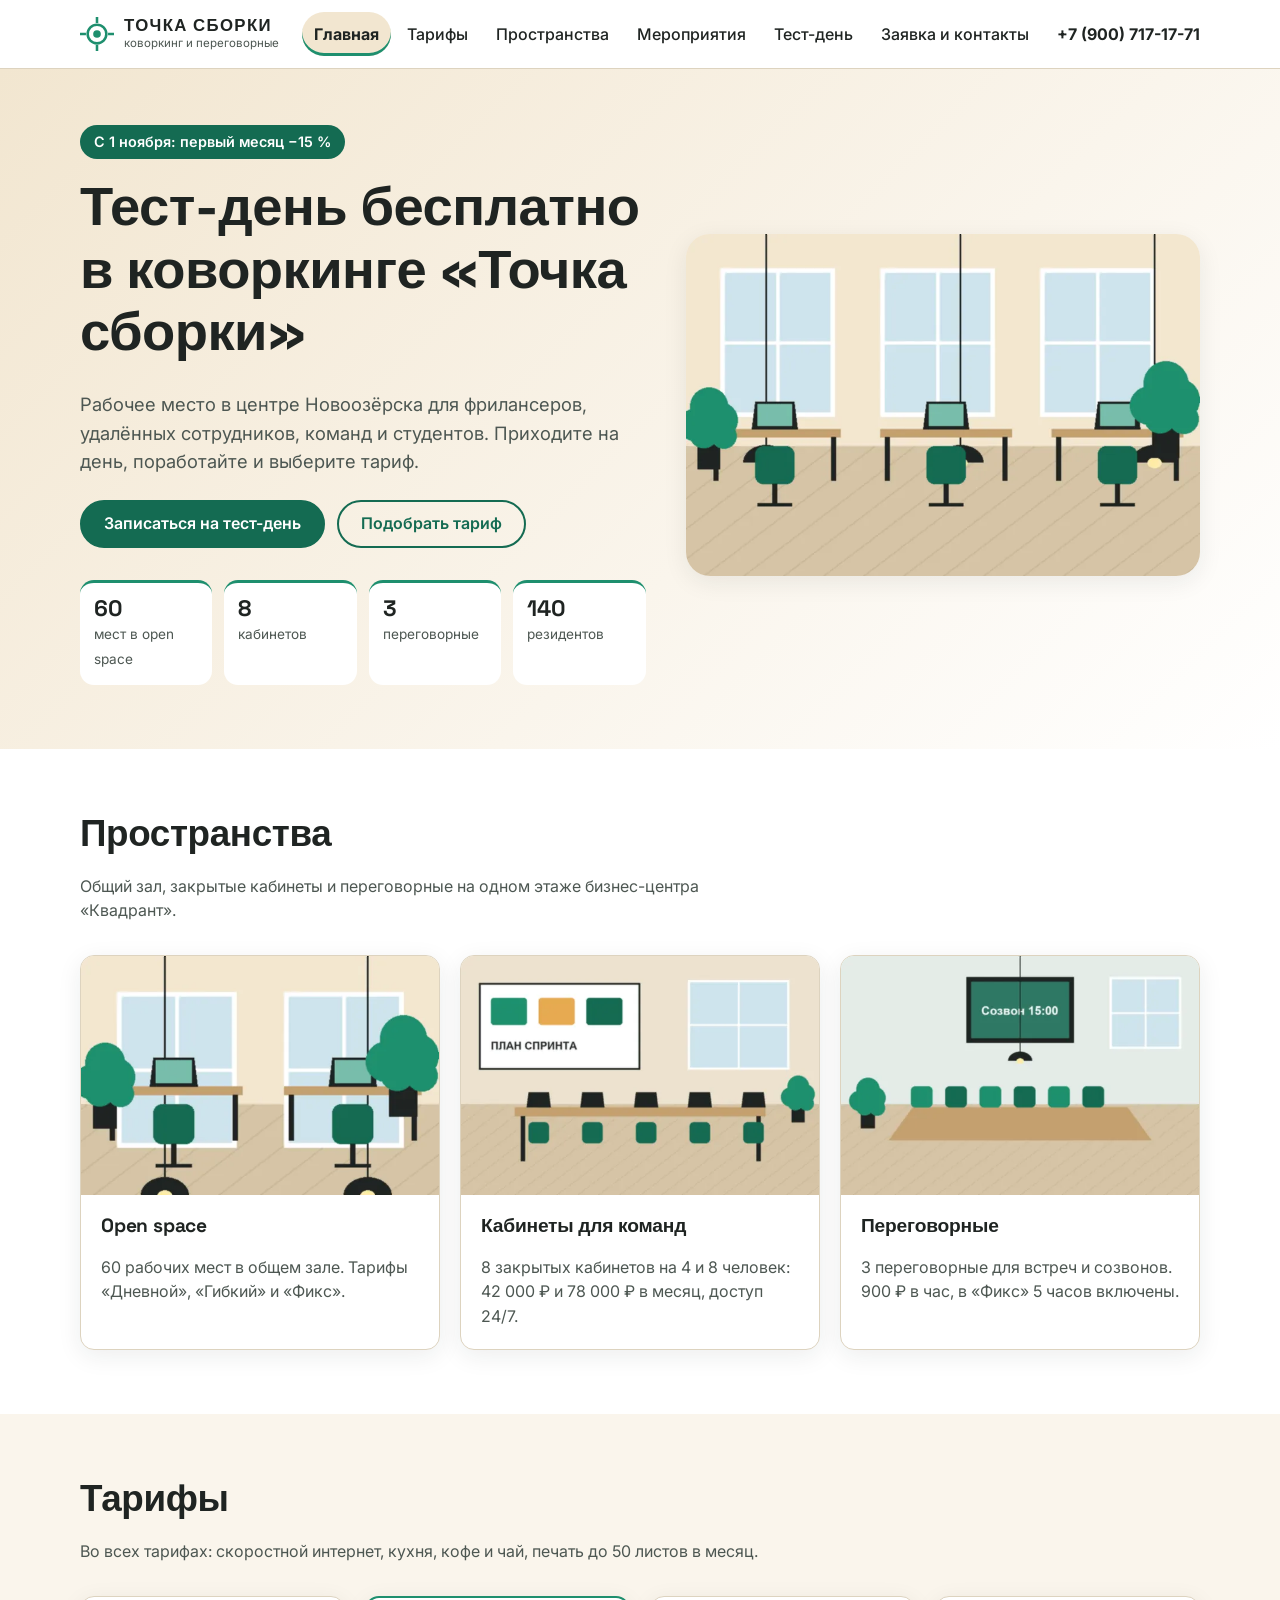
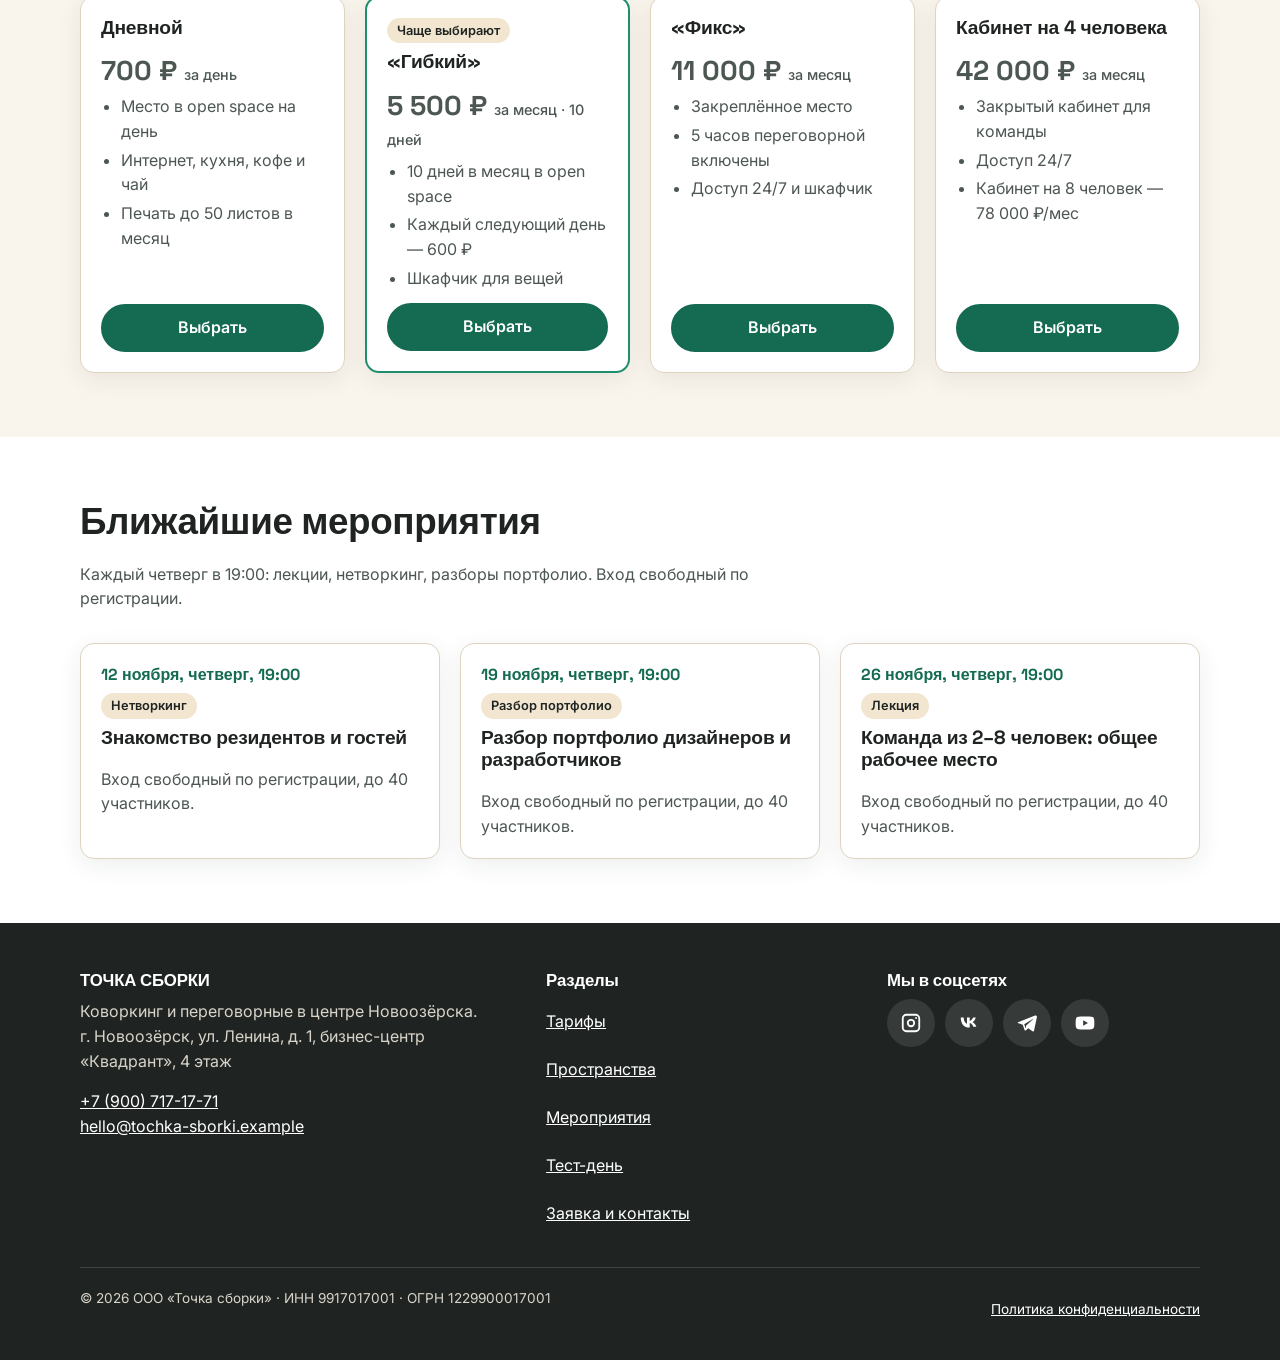
<file: index.html>
<!DOCTYPE html>
<html lang="ru">
<head>
  <!-- Google tag (gtag.js) -->
  <script async src="https://www.googletagmanager.com/gtag/js?id=G-GJGYBG03CN"></script>
  <script>
    window.dataLayer = window.dataLayer || [];
    function gtag(){dataLayer.push(arguments);}
    gtag('js', new Date());
    gtag('config', 'G-GJGYBG03CN');
  </script>
  <meta charset="utf-8">
  <meta name="viewport" content="width=device-width, initial-scale=1">
  <title>Коворкинг «Точка сборки» в Новоозёрске — тест-день бесплатно</title>
  <meta name="description" content="Коворкинг в центре Новоозёрска: 60 мест в open space, 8 кабинетов и 3 переговорные. Тест-день бесплатно, первый месяц −15 %.">
  <link rel="canonical" href="https://tz-17-kovorking-tochka-sborki.vercel.app/">
  <meta property="og:type" content="website">
  <meta property="og:locale" content="ru_RU">
  <meta property="og:site_name" content="Точка сборки — коворкинг">
  <meta property="og:title" content="Коворкинг «Точка сборки» в Новоозёрске — тест-день бесплатно">
  <meta property="og:description" content="Коворкинг в центре Новоозёрска: 60 мест в open space, 8 кабинетов и 3 переговорные. Тест-день бесплатно, первый месяц −15 %.">
  <meta property="og:url" content="https://tz-17-kovorking-tochka-sborki.vercel.app/">
  <meta property="og:image" content="https://tz-17-kovorking-tochka-sborki.vercel.app/img/og/og-index.jpg">
  <meta property="og:image:width" content="1200">
  <meta property="og:image:height" content="630">
  <meta name="twitter:card" content="summary_large_image">
  <meta name="theme-color" content="#1E8F6E">
  <link rel="icon" href="favicon.ico" sizes="32x32">
  <link rel="icon" href="img/favicon.svg" type="image/svg+xml">
  <link rel="apple-touch-icon" href="img/apple-touch-icon.png">
  <link rel="preconnect" href="https://fonts.googleapis.com">
  <link rel="preconnect" href="https://fonts.gstatic.com" crossorigin>
  <link rel="stylesheet" href="https://fonts.googleapis.com/css2?family=Inter:wght@400;500;600;700&family=Space+Grotesk:wght@500;700&display=swap">
  <link rel="stylesheet" href="css/style.css">
  <script src="js/analytics.js" defer></script>
  <script src="js/form.js" defer></script>
  <script src="js/main.js" defer></script>
</head>
<body>
<a class="skip-link" href="#main">Перейти к содержанию</a>
<header class="header">
  <div class="wrap header__inner">
    <a class="logo" href="index.html" aria-label="Точка сборки — на главную">
      <svg class="logo__mark" viewBox="0 0 40 40" aria-hidden="true"><circle cx="20" cy="20" r="11" fill="none" stroke="#1E8F6E" stroke-width="3"/><circle cx="20" cy="20" r="4.5" fill="#1E8F6E"/><path d="M0 20h7M33 20h7M20 0v7M20 33v7" stroke="#1E8F6E" stroke-width="3"/></svg>
      <span class="logo__text">ТОЧКА СБОРКИ<span class="logo__sub">коворкинг и переговорные</span></span>
    </a>
    <button class="nav-toggle" type="button" aria-label="Открыть меню" aria-expanded="false" aria-controls="site-nav"><span></span></button>
    <nav class="nav" id="site-nav" aria-label="Основное меню">
      <ul class="nav__list">
        <li><a class="nav__link" href="index.html" aria-current="page">Главная</a></li>
        <li><a class="nav__link" href="tariffs.html">Тарифы</a></li>
        <li><a class="nav__link" href="spaces.html">Пространства</a></li>
        <li><a class="nav__link" href="events.html">Мероприятия</a></li>
        <li><a class="nav__link" href="free-day.html">Тест-день</a></li>
        <li><a class="nav__link" href="contacts.html">Заявка и контакты</a></li>
      </ul>
    </nav>
    <a class="header__phone" href="tel:+79007171771" data-event="contact_click" data-contact-type="phone" data-page-section="header">+7 (900) 717-17-71</a>
  </div>
</header>
<main id="main">
<section class="hero">
  <div class="wrap hero__grid">
    <div>
      <span class="hero__badge">С 1 ноября: первый месяц −15 %</span>
      <h1>Тест-день бесплатно в коворкинге «Точка сборки»</h1>
      <p class="hero__text">Рабочее место в центре Новоозёрска для фрилансеров, удалённых сотрудников, команд и студентов. Приходите на день, поработайте и выберите тариф.</p>
      <div class="hero__actions">
        <a class="btn" href="contacts.html?tariff=free_day#lead-form" data-event="cta_click" data-button-name="hero_trial" data-page-section="hero">Записаться на тест-день</a>
        <a class="btn btn--ghost" href="tariffs.html#calc">Подобрать тариф</a>
      </div>
      <div class="facts">
        <div class="fact"><b>60</b><span>мест в open space</span></div>
        <div class="fact"><b>8</b><span>кабинетов</span></div>
        <div class="fact"><b>3</b><span>переговорные</span></div>
        <div class="fact"><b>140</b><span>резидентов</span></div>
      </div>
    </div>
    <img class="hero__img" src="img/hero.webp" alt="Open space коворкинга «Точка сборки»: столы у окон, кресла и растения" width="900" height="600" fetchpriority="high">
  </div>
</section>

<section class="section" id="spaces">
  <div class="wrap">
    <h2>Пространства</h2>
    <p class="section__lead">Общий зал, закрытые кабинеты и переговорные на одном этаже бизнес-центра «Квадрант».</p>
    <div class="grid grid--3">
      <article class="card">
        <a class="card__link" href="spaces.html#open-space" data-event="space_view" data-space-type="open_space">
          <img class="card__img" src="img/space-open.webp" alt="Светлый общий зал коворкинга с рабочими столами и креслами" width="600" height="400" loading="lazy">
          <div class="card__body"><h3>Open space</h3><p>60 рабочих мест в общем зале. Тарифы «Дневной», «Гибкий» и «Фикс».</p></div>
        </a>
      </article>
      <article class="card">
        <a class="card__link" href="spaces.html#office" data-event="space_view" data-space-type="office">
          <img class="card__img" src="img/space-office.webp" alt="Закрытый кабинет для команды с общим столом и окном" width="600" height="400" loading="lazy">
          <div class="card__body"><h3>Кабинеты для команд</h3><p>8 закрытых кабинетов на 4 и 8 человек: 42 000 ₽ и 78 000 ₽ в месяц, доступ 24/7.</p></div>
        </a>
      </article>
      <article class="card">
        <a class="card__link" href="spaces.html#meeting" data-event="space_view" data-space-type="meeting_room">
          <img class="card__img" src="img/space-meeting.webp" alt="Переговорная с длинным столом, экраном и креслами" width="600" height="400" loading="lazy">
          <div class="card__body"><h3>Переговорные</h3><p>3 переговорные для встреч и созвонов. 900 ₽ в час, в «Фикс» 5 часов включены.</p></div>
        </a>
      </article>
    </div>
  </div>
</section>

<section class="section section--sand" id="tariffs">
  <div class="wrap">
    <h2>Тарифы</h2>
    <p class="section__lead">Во всех тарифах: скоростной интернет, кухня, кофе и чай, печать до 50 листов в месяц.</p>
    <div class="grid grid--4">
      <article class="card">
        <div class="card__body">
          
          <h3>Дневной</h3>
          <p class="price">700 ₽ <small>за день</small></p>
          <ul class="list"><li>Место в open space на день</li><li>Интернет, кухня, кофе и чай</li><li>Печать до 50 листов в месяц</li></ul>
          <a class="btn" href="contacts.html?tariff=day_pass#lead-form" data-event="select_tariff" data-tariff-name="day_pass" data-tariff-price="700" data-page-section="home_tariffs">Выбрать</a>
        </div>
      </article>
      <article class="card card--accent">
        <div class="card__body">
          <span class="tag">Чаще выбирают</span>
          <h3>«Гибкий»</h3>
          <p class="price">5 500 ₽ <small>за месяц · 10 дней</small></p>
          <ul class="list"><li>10 дней в месяц в open space</li><li>Каждый следующий день — 600 ₽</li><li>Шкафчик для вещей</li></ul>
          <a class="btn" href="contacts.html?tariff=flex#lead-form" data-event="select_tariff" data-tariff-name="flex" data-tariff-price="5500" data-page-section="home_tariffs">Выбрать</a>
        </div>
      </article>
      <article class="card">
        <div class="card__body">
          
          <h3>«Фикс»</h3>
          <p class="price">11 000 ₽ <small>за месяц</small></p>
          <ul class="list"><li>Закреплённое место</li><li>5 часов переговорной включены</li><li>Доступ 24/7 и шкафчик</li></ul>
          <a class="btn" href="contacts.html?tariff=fixed#lead-form" data-event="select_tariff" data-tariff-name="fixed" data-tariff-price="11000" data-page-section="home_tariffs">Выбрать</a>
        </div>
      </article>
      <article class="card">
        <div class="card__body">
          
          <h3>Кабинет на 4 человека</h3>
          <p class="price">42 000 ₽ <small>за месяц</small></p>
          <ul class="list"><li>Закрытый кабинет для команды</li><li>Доступ 24/7</li><li>Кабинет на 8 человек — 78 000 ₽/мес</li></ul>
          <a class="btn" href="contacts.html?tariff=office#lead-form" data-event="select_tariff" data-tariff-name="office" data-tariff-price="42000" data-page-section="home_tariffs">Выбрать</a>
        </div>
      </article>
    </div>
  </div>
</section>

<section class="section" id="events">
  <div class="wrap">
    <h2>Ближайшие мероприятия</h2>
    <p class="section__lead">Каждый четверг в 19:00: лекции, нетворкинг, разборы портфолио. Вход свободный по регистрации.</p>
    <div class="grid grid--3">
      <article class="card">
        <a class="card__link" href="events.html#networking_2026_11_12" data-event="event_view" data-event-id="networking_2026_11_12">
          <div class="card__body">
            <span class="event-date">12 ноября, четверг, 19:00</span>
            <span class="tag">Нетворкинг</span>
            <h3>Знакомство резидентов и гостей</h3>
            <p>Вход свободный по регистрации, до 40 участников.</p>
          </div>
        </a>
      </article>
      <article class="card">
        <a class="card__link" href="events.html#portfolio_2026_11_19" data-event="event_view" data-event-id="portfolio_2026_11_19">
          <div class="card__body">
            <span class="event-date">19 ноября, четверг, 19:00</span>
            <span class="tag">Разбор портфолио</span>
            <h3>Разбор портфолио дизайнеров и разработчиков</h3>
            <p>Вход свободный по регистрации, до 40 участников.</p>
          </div>
        </a>
      </article>
      <article class="card">
        <a class="card__link" href="events.html#lecture_2026_11_26" data-event="event_view" data-event-id="lecture_2026_11_26">
          <div class="card__body">
            <span class="event-date">26 ноября, четверг, 19:00</span>
            <span class="tag">Лекция</span>
            <h3>Команда из 2–8 человек: общее рабочее место</h3>
            <p>Вход свободный по регистрации, до 40 участников.</p>
          </div>
        </a>
      </article>
    </div>
  </div>
</section>
</main>
<footer class="footer">
  <div class="wrap">
    <div class="footer__grid">
      <div>
        <h2>ТОЧКА СБОРКИ</h2>
        <p>Коворкинг и переговорные в центре Новоозёрска.<br>г. Новоозёрск, ул. Ленина, д. 1, бизнес-центр «Квадрант», 4 этаж</p>
        <p><a href="tel:+79007171771" data-event="contact_click" data-contact-type="phone" data-page-section="footer">+7 (900) 717-17-71</a><br>
        <a href="mailto:hello@tochka-sborki.example" data-event="contact_click" data-contact-type="email" data-page-section="footer">hello@tochka-sborki.example</a></p>
      </div>
      <div>
        <h2>Разделы</h2>
        <ul class="footer__list">
          <li><a href="tariffs.html">Тарифы</a></li>
          <li><a href="spaces.html">Пространства</a></li>
          <li><a href="events.html">Мероприятия</a></li>
          <li><a href="free-day.html">Тест-день</a></li>
          <li><a href="contacts.html">Заявка и контакты</a></li>
        </ul>
      </div>
      <div>
        <h2>Мы в соцсетях</h2>
<div class="social">
  <a href="https://www.instagram.com/tochka_sborki_cowork/" target="_blank" rel="noopener" aria-label="Instagram" data-event="social_click" data-network="instagram" data-page-section="footer"><svg viewBox="0 0 24 24" aria-hidden="true"><path d="M7 2h10a5 5 0 0 1 5 5v10a5 5 0 0 1-5 5H7a5 5 0 0 1-5-5V7a5 5 0 0 1 5-5zm0 2a3 3 0 0 0-3 3v10a3 3 0 0 0 3 3h10a3 3 0 0 0 3-3V7a3 3 0 0 0-3-3H7zm5 3.5a4.5 4.5 0 1 1 0 9 4.5 4.5 0 0 1 0-9zm0 2a2.5 2.5 0 1 0 0 5 2.5 2.5 0 0 0 0-5zM17.5 5.5a1 1 0 1 1 0 2 1 1 0 0 1 0-2z"/></svg></a>
  <a href="https://vk.com/tochka_sborki_cowork" target="_blank" rel="noopener" aria-label="ВКонтакте" data-event="social_click" data-network="vk" data-page-section="footer"><svg viewBox="0 0 24 24" aria-hidden="true"><path d="M3 6h3.2c.2 4.4 2.1 6.3 3.6 6.7V6h3v3.8c1.5-.2 3-1.9 3.6-3.8h3c-.5 2.5-2.3 4.3-3.6 5.1 1.3.6 3.4 2.2 4.2 4.9h-3.3c-.7-2.1-2.4-3.7-3.9-3.9V17h-.4C6.2 17 3.2 13 3 6z"/></svg></a>
  <a href="https://t.me/tochka_sborki_cowork" target="_blank" rel="noopener" aria-label="Telegram" data-event="social_click" data-network="telegram" data-page-section="footer"><svg viewBox="0 0 24 24" aria-hidden="true"><path d="M21.5 3.6 2.9 10.8c-1.3.5-1.2 1.2-.2 1.5l4.7 1.5 1.8 5.6c.2.6.4.8.9.8.4 0 .6-.2.9-.4l2.3-2.2 4.7 3.5c.9.5 1.5.2 1.7-.8l3.1-14.6c.3-1.3-.5-1.9-1.3-1.5zM9 13.4l9.3-5.9c.5-.3.9-.1.5.2l-7.9 7.2-.3 3.3L9 13.4z"/></svg></a>
  <a href="https://www.youtube.com/@tochka_sborki_cowork" target="_blank" rel="noopener" aria-label="YouTube" data-event="social_click" data-network="youtube" data-page-section="footer"><svg viewBox="0 0 24 24" aria-hidden="true"><path d="M22 8.2c-.2-1.6-1-2.7-2.6-2.9C17 5 12 5 12 5s-5 0-7.4.3C3 5.5 2.2 6.6 2 8.2 1.8 9.6 1.8 12 1.8 12s0 2.4.2 3.8c.2 1.6 1 2.7 2.6 2.9C7 19 12 19 12 19s5 0 7.4-.3c1.6-.2 2.4-1.3 2.6-2.9.2-1.4.2-3.8.2-3.8s0-2.4-.2-3.8zM10 15V9l5.2 3L10 15z"/></svg></a>
</div>
      </div>
    </div>
    <div class="footer__bottom">
      <span>© 2026 ООО «Точка сборки» · ИНН 9917017001 · ОГРН 1229900017001</span>
      <a href="privacy.html">Политика конфиденциальности</a>
    </div>
  </div>
</footer>
</body>
</html>
</file>
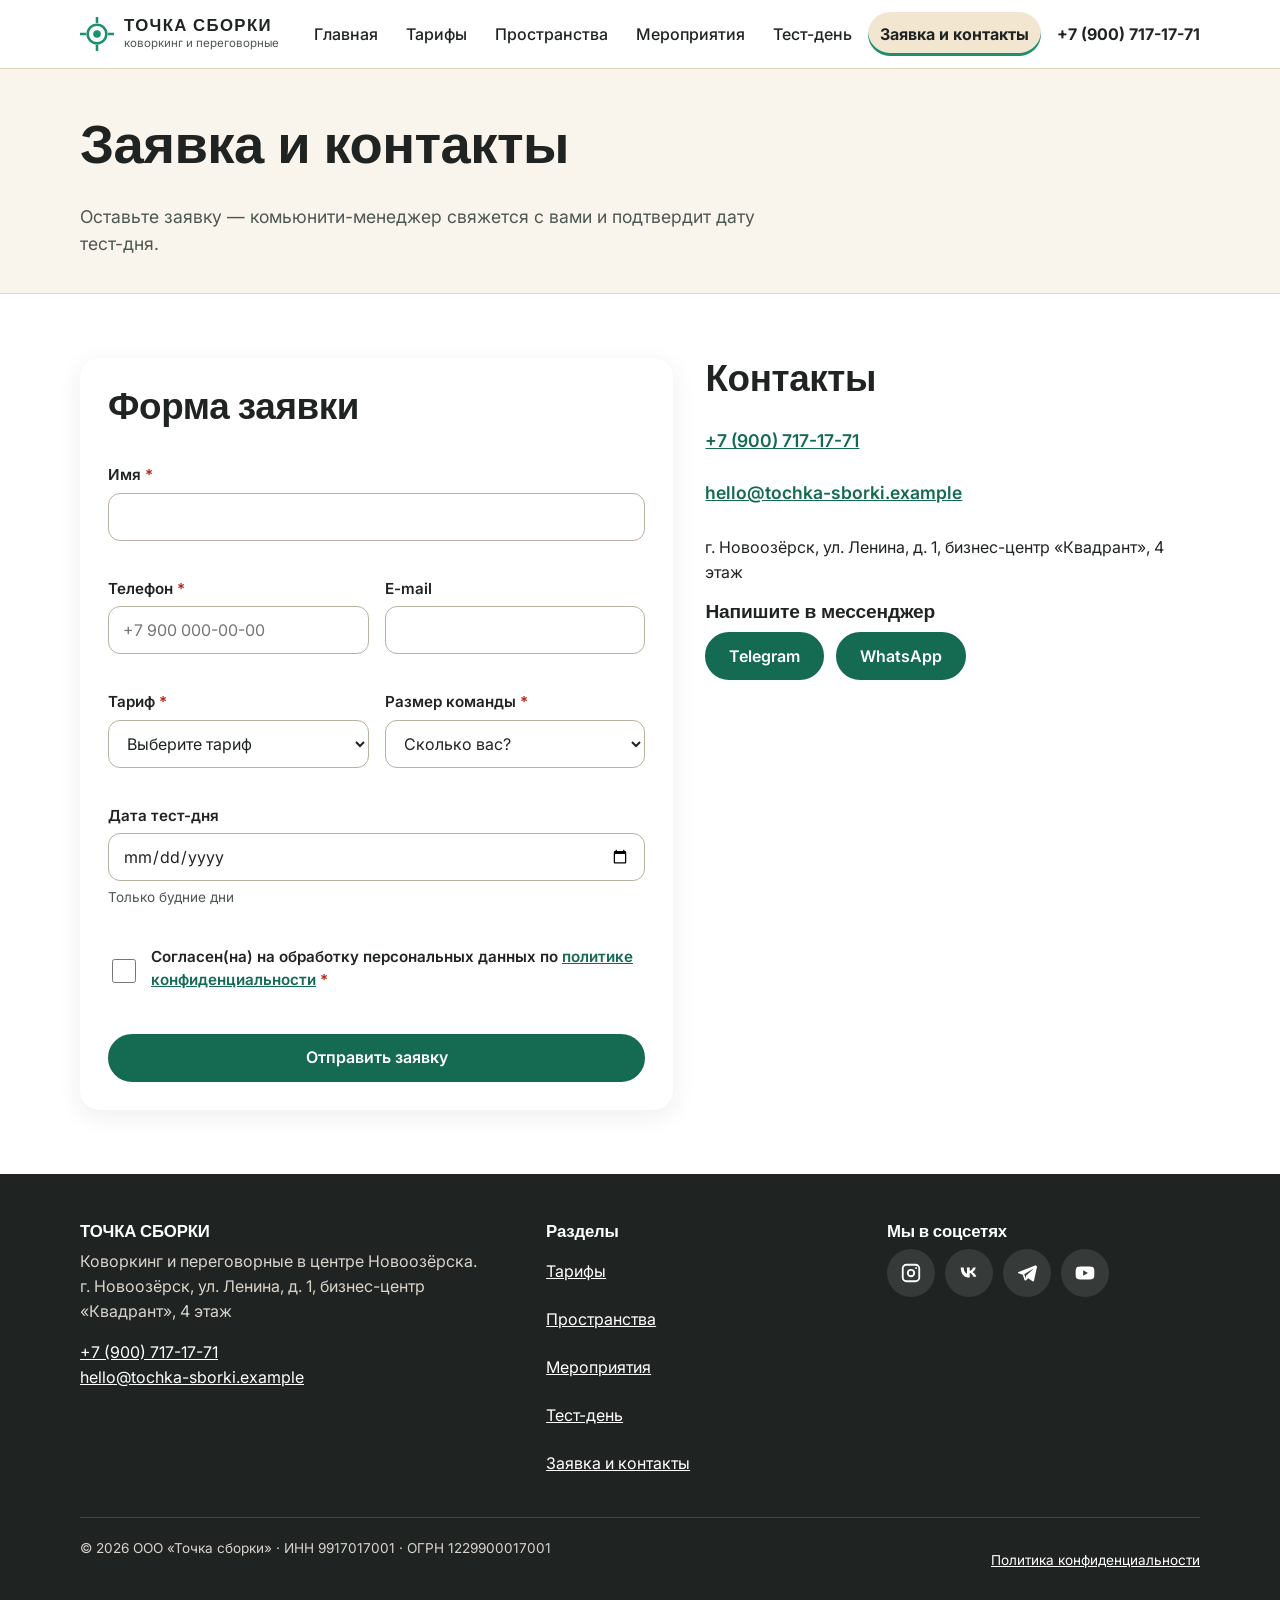
<file: contacts.html>
<!DOCTYPE html>
<html lang="ru">
<head>
  <!-- Google tag (gtag.js) -->
  <script async src="https://www.googletagmanager.com/gtag/js?id=G-GJGYBG03CN"></script>
  <script>
    window.dataLayer = window.dataLayer || [];
    function gtag(){dataLayer.push(arguments);}
    gtag('js', new Date());
    gtag('config', 'G-GJGYBG03CN');
  </script>
  <meta charset="utf-8">
  <meta name="viewport" content="width=device-width, initial-scale=1">
  <title>Заявка на тест-день и контакты коворкинга «Точка сборки»</title>
  <meta name="description" content="Оставьте заявку на бесплатный тест-день или аренду кабинета. Телефон +7 (900) 717-17-71, Telegram и WhatsApp.">
  <link rel="canonical" href="https://tz-17-kovorking-tochka-sborki.vercel.app/contacts.html">
  <meta property="og:type" content="website">
  <meta property="og:locale" content="ru_RU">
  <meta property="og:site_name" content="Точка сборки — коворкинг">
  <meta property="og:title" content="Заявка на тест-день и контакты коворкинга «Точка сборки»">
  <meta property="og:description" content="Оставьте заявку на бесплатный тест-день или аренду кабинета. Телефон +7 (900) 717-17-71, Telegram и WhatsApp.">
  <meta property="og:url" content="https://tz-17-kovorking-tochka-sborki.vercel.app/contacts.html">
  <meta property="og:image" content="https://tz-17-kovorking-tochka-sborki.vercel.app/img/og/og-contacts.jpg">
  <meta property="og:image:width" content="1200">
  <meta property="og:image:height" content="630">
  <meta name="twitter:card" content="summary_large_image">
  <meta name="theme-color" content="#1E8F6E">
  <link rel="icon" href="favicon.ico" sizes="32x32">
  <link rel="icon" href="img/favicon.svg" type="image/svg+xml">
  <link rel="apple-touch-icon" href="img/apple-touch-icon.png">
  <link rel="preconnect" href="https://fonts.googleapis.com">
  <link rel="preconnect" href="https://fonts.gstatic.com" crossorigin>
  <link rel="stylesheet" href="https://fonts.googleapis.com/css2?family=Inter:wght@400;500;600;700&family=Space+Grotesk:wght@500;700&display=swap">
  <link rel="stylesheet" href="css/style.css">
  <script src="js/analytics.js" defer></script>
  <script src="js/form.js" defer></script>
  <script src="js/main.js" defer></script>
</head>
<body>
<a class="skip-link" href="#main">Перейти к содержанию</a>
<header class="header">
  <div class="wrap header__inner">
    <a class="logo" href="index.html" aria-label="Точка сборки — на главную">
      <svg class="logo__mark" viewBox="0 0 40 40" aria-hidden="true"><circle cx="20" cy="20" r="11" fill="none" stroke="#1E8F6E" stroke-width="3"/><circle cx="20" cy="20" r="4.5" fill="#1E8F6E"/><path d="M0 20h7M33 20h7M20 0v7M20 33v7" stroke="#1E8F6E" stroke-width="3"/></svg>
      <span class="logo__text">ТОЧКА СБОРКИ<span class="logo__sub">коворкинг и переговорные</span></span>
    </a>
    <button class="nav-toggle" type="button" aria-label="Открыть меню" aria-expanded="false" aria-controls="site-nav"><span></span></button>
    <nav class="nav" id="site-nav" aria-label="Основное меню">
      <ul class="nav__list">
        <li><a class="nav__link" href="index.html">Главная</a></li>
        <li><a class="nav__link" href="tariffs.html">Тарифы</a></li>
        <li><a class="nav__link" href="spaces.html">Пространства</a></li>
        <li><a class="nav__link" href="events.html">Мероприятия</a></li>
        <li><a class="nav__link" href="free-day.html">Тест-день</a></li>
        <li><a class="nav__link" href="contacts.html" aria-current="page">Заявка и контакты</a></li>
      </ul>
    </nav>
    <a class="header__phone" href="tel:+79007171771" data-event="contact_click" data-contact-type="phone" data-page-section="header">+7 (900) 717-17-71</a>
  </div>
</header>
<main id="main">
<section class="page-head">
  <div class="wrap">
    <h1>Заявка и контакты</h1>
    <p>Оставьте заявку — комьюнити-менеджер свяжется с вами и подтвердит дату тест-дня.</p>
  </div>
</section>

<section class="section">
  <div class="wrap split">
    <form class="form" id="lead-form" data-form="lead" action="#" method="post" novalidate>
      <h2>Форма заявки</h2>
      <input type="hidden" name="request_id">
      <input type="hidden" name="utm_source">
      <input type="hidden" name="utm_medium">
      <input type="hidden" name="utm_campaign">
      <input type="hidden" name="utm_content">
      <div class="field">
        <label for="f-name">Имя <span class="req">*</span></label>
        <input id="f-name" name="name" type="text" autocomplete="name" minlength="2" maxlength="60" required>
        <span class="field__error" id="f-name-error"></span>
      </div>
      <div class="form__row">
        <div class="field">
          <label for="f-phone">Телефон <span class="req">*</span></label>
          <input id="f-phone" name="phone" type="tel" autocomplete="tel" inputmode="tel" placeholder="+7 900 000-00-00" maxlength="20" required>
          <span class="field__error" id="f-phone-error"></span>
        </div>
        <div class="field">
          <label for="f-email">E-mail</label>
          <input id="f-email" name="email" type="email" autocomplete="email" maxlength="200">
          <span class="field__error" id="f-email-error"></span>
        </div>
      </div>
      <div class="form__row">
        <div class="field">
          <label for="f-tariff">Тариф <span class="req">*</span></label>
          <select id="f-tariff" name="tariff" required>
            <option value="">Выберите тариф</option>
            <option value="free_day">Тест-день — бесплатно</option>
            <option value="day_pass">Дневной — 700 ₽ за день</option>
            <option value="flex">«Гибкий» — 5 500 ₽ за месяц</option>
            <option value="fixed">«Фикс» — 11 000 ₽ за месяц</option>
            <option value="office">Кабинет — 42 000 ₽ или 78 000 ₽ за месяц</option>
            <option value="meeting_room">Переговорная — 900 ₽ за час</option>
          </select>
          <span class="field__error" id="f-tariff-error"></span>
        </div>
        <div class="field">
          <label for="f-team">Размер команды <span class="req">*</span></label>
          <select id="f-team" name="team_size" required>
            <option value="">Сколько вас?</option>
            <option value="1">1 человек</option>
            <option value="2_4">2–4 человека</option>
            <option value="5_8">5–8 человек</option>
            <option value="9_plus">9 и больше</option>
          </select>
          <span class="field__error" id="f-team-error"></span>
        </div>
      </div>
      <div class="field">
        <label for="f-date">Дата тест-дня</label>
        <input id="f-date" name="visit_date" type="date">
        <span class="field__hint">Только будние дни</span>
        <span class="field__error" id="f-date-error"></span>
      </div>
      <div class="field">
        <div class="consent">
          <input id="f-consent" name="consent" type="checkbox" value="yes">
          <label for="f-consent">Согласен(на) на обработку персональных данных по <a href="privacy.html">политике конфиденциальности</a> <span class="req">*</span></label>
        </div>
        <span class="field__error" id="f-consent-error"></span>
      </div>
      <div class="form__status" role="status"></div>
      <button class="btn btn--block" type="submit">Отправить заявку</button>
    </form>

    <div>
      <h2>Контакты</h2>
      <ul class="contact-list">
        <li><a href="tel:+79007171771" data-event="contact_click" data-contact-type="phone" data-page-section="contacts">+7 (900) 717-17-71</a></li>
        <li><a href="mailto:hello@tochka-sborki.example" data-event="contact_click" data-contact-type="email" data-page-section="contacts">hello@tochka-sborki.example</a></li>
      </ul>
      <p>г. Новоозёрск, ул. Ленина, д. 1, бизнес-центр «Квадрант», 4 этаж</p>
      <h3>Напишите в мессенджер</h3>
      <div class="btn-row">
        <a class="btn" href="https://t.me/tochka_community" target="_blank" rel="noopener" data-event="messenger_click" data-messenger="telegram">Telegram</a>
        <a class="btn" href="https://wa.me/79007171771" target="_blank" rel="noopener" data-event="messenger_click" data-messenger="whatsapp">WhatsApp</a>
      </div>
    </div>
  </div>
</section>
</main>
<footer class="footer">
  <div class="wrap">
    <div class="footer__grid">
      <div>
        <h2>ТОЧКА СБОРКИ</h2>
        <p>Коворкинг и переговорные в центре Новоозёрска.<br>г. Новоозёрск, ул. Ленина, д. 1, бизнес-центр «Квадрант», 4 этаж</p>
        <p><a href="tel:+79007171771" data-event="contact_click" data-contact-type="phone" data-page-section="footer">+7 (900) 717-17-71</a><br>
        <a href="mailto:hello@tochka-sborki.example" data-event="contact_click" data-contact-type="email" data-page-section="footer">hello@tochka-sborki.example</a></p>
      </div>
      <div>
        <h2>Разделы</h2>
        <ul class="footer__list">
          <li><a href="tariffs.html">Тарифы</a></li>
          <li><a href="spaces.html">Пространства</a></li>
          <li><a href="events.html">Мероприятия</a></li>
          <li><a href="free-day.html">Тест-день</a></li>
          <li><a href="contacts.html">Заявка и контакты</a></li>
        </ul>
      </div>
      <div>
        <h2>Мы в соцсетях</h2>
<div class="social">
  <a href="https://www.instagram.com/tochka_sborki_cowork/" target="_blank" rel="noopener" aria-label="Instagram" data-event="social_click" data-network="instagram" data-page-section="footer"><svg viewBox="0 0 24 24" aria-hidden="true"><path d="M7 2h10a5 5 0 0 1 5 5v10a5 5 0 0 1-5 5H7a5 5 0 0 1-5-5V7a5 5 0 0 1 5-5zm0 2a3 3 0 0 0-3 3v10a3 3 0 0 0 3 3h10a3 3 0 0 0 3-3V7a3 3 0 0 0-3-3H7zm5 3.5a4.5 4.5 0 1 1 0 9 4.5 4.5 0 0 1 0-9zm0 2a2.5 2.5 0 1 0 0 5 2.5 2.5 0 0 0 0-5zM17.5 5.5a1 1 0 1 1 0 2 1 1 0 0 1 0-2z"/></svg></a>
  <a href="https://vk.com/tochka_sborki_cowork" target="_blank" rel="noopener" aria-label="ВКонтакте" data-event="social_click" data-network="vk" data-page-section="footer"><svg viewBox="0 0 24 24" aria-hidden="true"><path d="M3 6h3.2c.2 4.4 2.1 6.3 3.6 6.7V6h3v3.8c1.5-.2 3-1.9 3.6-3.8h3c-.5 2.5-2.3 4.3-3.6 5.1 1.3.6 3.4 2.2 4.2 4.9h-3.3c-.7-2.1-2.4-3.7-3.9-3.9V17h-.4C6.2 17 3.2 13 3 6z"/></svg></a>
  <a href="https://t.me/tochka_sborki_cowork" target="_blank" rel="noopener" aria-label="Telegram" data-event="social_click" data-network="telegram" data-page-section="footer"><svg viewBox="0 0 24 24" aria-hidden="true"><path d="M21.5 3.6 2.9 10.8c-1.3.5-1.2 1.2-.2 1.5l4.7 1.5 1.8 5.6c.2.6.4.8.9.8.4 0 .6-.2.9-.4l2.3-2.2 4.7 3.5c.9.5 1.5.2 1.7-.8l3.1-14.6c.3-1.3-.5-1.9-1.3-1.5zM9 13.4l9.3-5.9c.5-.3.9-.1.5.2l-7.9 7.2-.3 3.3L9 13.4z"/></svg></a>
  <a href="https://www.youtube.com/@tochka_sborki_cowork" target="_blank" rel="noopener" aria-label="YouTube" data-event="social_click" data-network="youtube" data-page-section="footer"><svg viewBox="0 0 24 24" aria-hidden="true"><path d="M22 8.2c-.2-1.6-1-2.7-2.6-2.9C17 5 12 5 12 5s-5 0-7.4.3C3 5.5 2.2 6.6 2 8.2 1.8 9.6 1.8 12 1.8 12s0 2.4.2 3.8c.2 1.6 1 2.7 2.6 2.9C7 19 12 19 12 19s5 0 7.4-.3c1.6-.2 2.4-1.3 2.6-2.9.2-1.4.2-3.8.2-3.8s0-2.4-.2-3.8zM10 15V9l5.2 3L10 15z"/></svg></a>
</div>
      </div>
    </div>
    <div class="footer__bottom">
      <span>© 2026 ООО «Точка сборки» · ИНН 9917017001 · ОГРН 1229900017001</span>
      <a href="privacy.html">Политика конфиденциальности</a>
    </div>
  </div>
</footer>
</body>
</html>
</file>
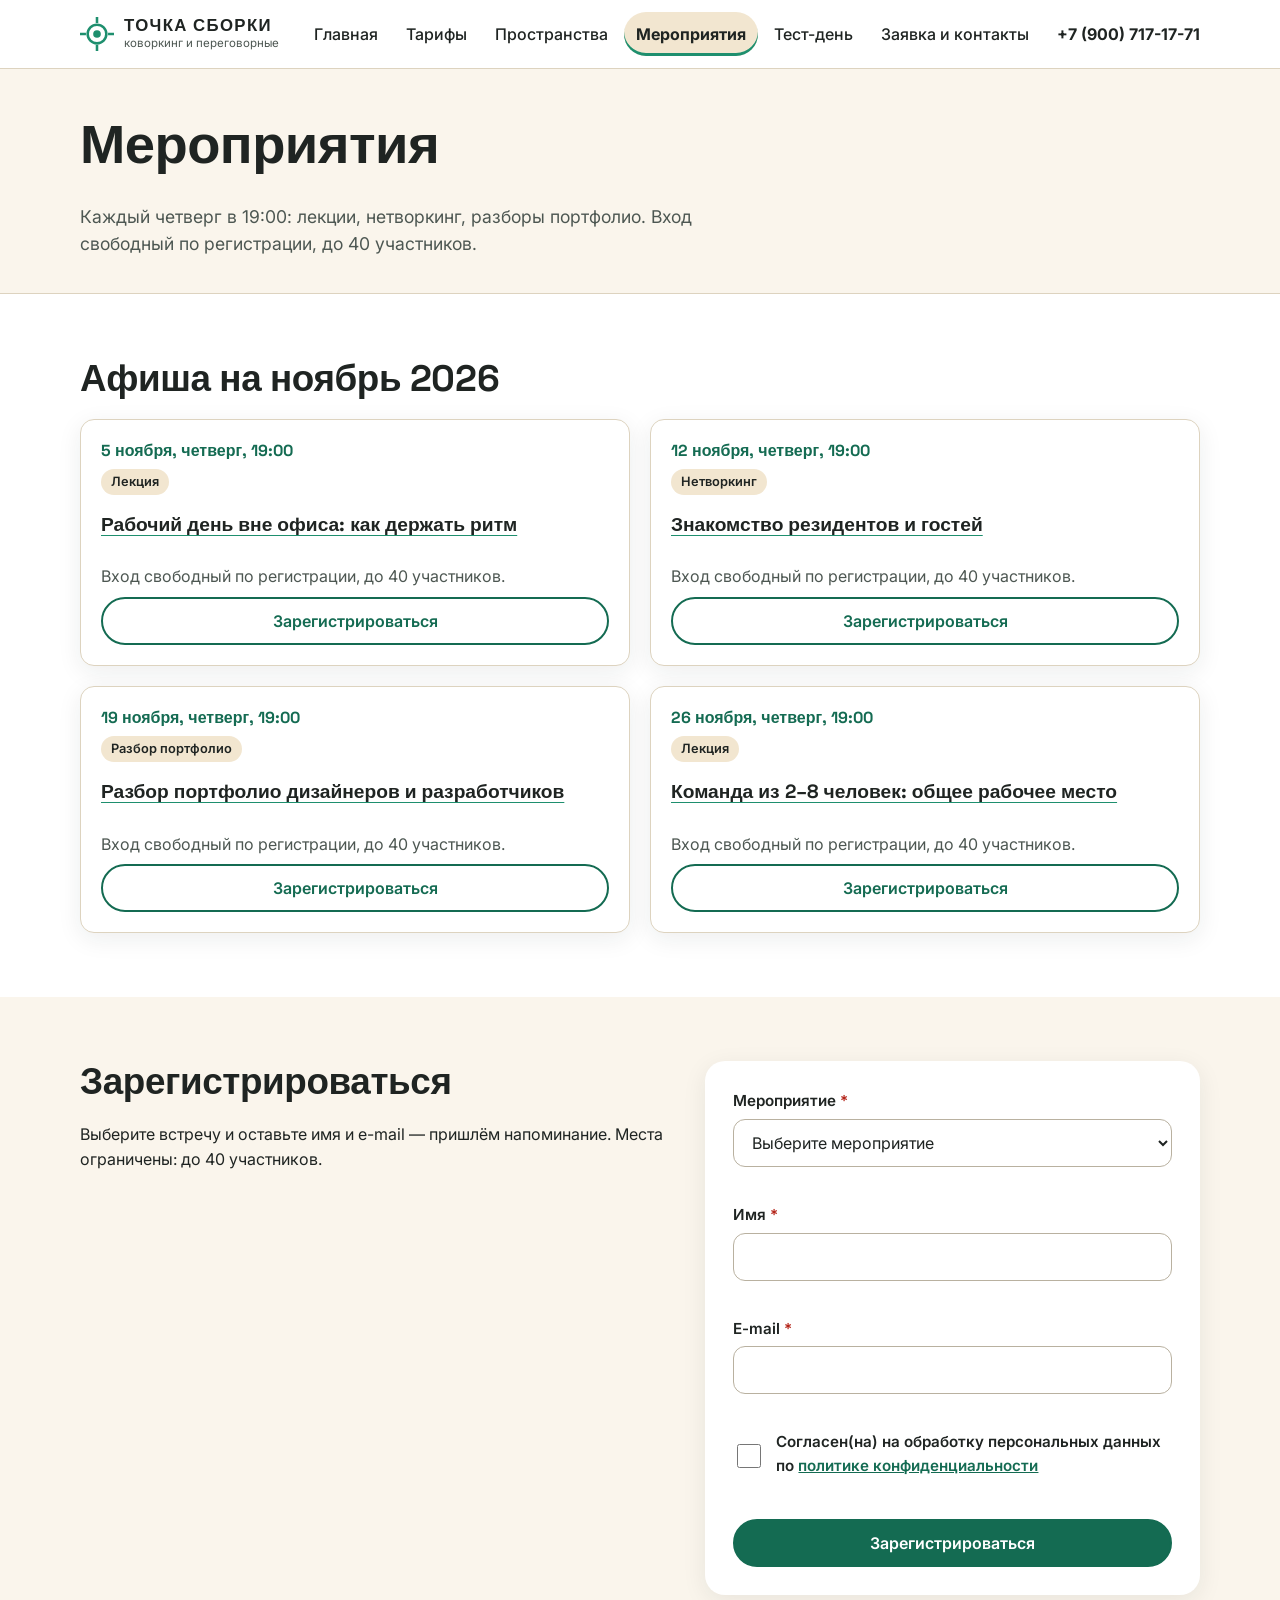
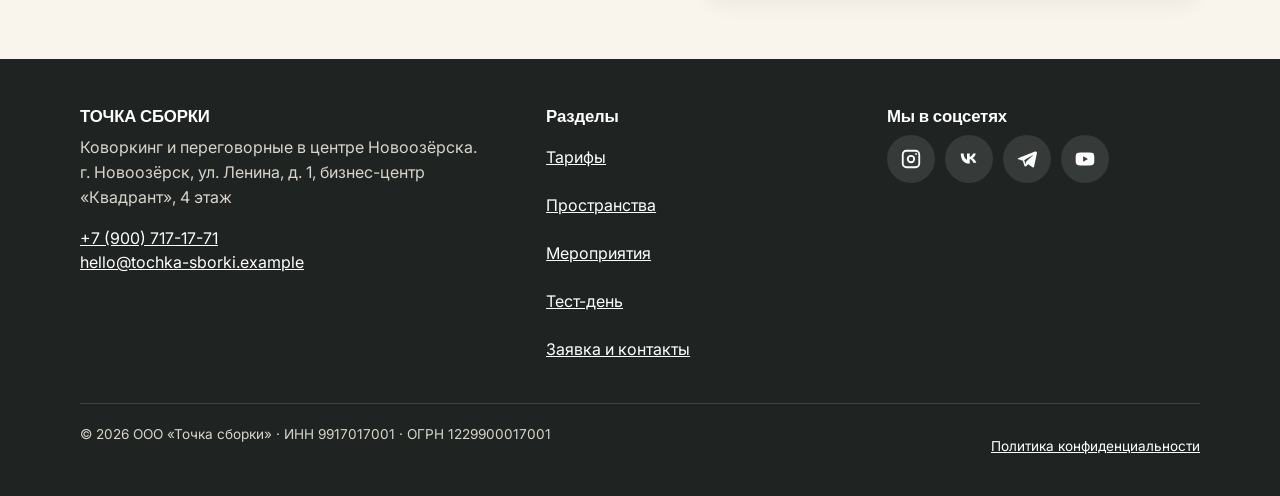
<file: events.html>
<!DOCTYPE html>
<html lang="ru">
<head>
  <!-- Google tag (gtag.js) -->
  <script async src="https://www.googletagmanager.com/gtag/js?id=G-GJGYBG03CN"></script>
  <script>
    window.dataLayer = window.dataLayer || [];
    function gtag(){dataLayer.push(arguments);}
    gtag('js', new Date());
    gtag('config', 'G-GJGYBG03CN');
  </script>
  <meta charset="utf-8">
  <meta name="viewport" content="width=device-width, initial-scale=1">
  <title>Мероприятия коворкинга «Точка сборки» — афиша на ноябрь 2026</title>
  <meta name="description" content="Каждый четверг в 19:00: лекции, нетворкинг, разборы портфолио. Вход свободный по регистрации, до 40 участников.">
  <link rel="canonical" href="https://tz-17-kovorking-tochka-sborki.vercel.app/events.html">
  <meta property="og:type" content="website">
  <meta property="og:locale" content="ru_RU">
  <meta property="og:site_name" content="Точка сборки — коворкинг">
  <meta property="og:title" content="Мероприятия коворкинга «Точка сборки» — афиша на ноябрь 2026">
  <meta property="og:description" content="Каждый четверг в 19:00: лекции, нетворкинг, разборы портфолио. Вход свободный по регистрации, до 40 участников.">
  <meta property="og:url" content="https://tz-17-kovorking-tochka-sborki.vercel.app/events.html">
  <meta property="og:image" content="https://tz-17-kovorking-tochka-sborki.vercel.app/img/og/og-events.jpg">
  <meta property="og:image:width" content="1200">
  <meta property="og:image:height" content="630">
  <meta name="twitter:card" content="summary_large_image">
  <meta name="theme-color" content="#1E8F6E">
  <link rel="icon" href="favicon.ico" sizes="32x32">
  <link rel="icon" href="img/favicon.svg" type="image/svg+xml">
  <link rel="apple-touch-icon" href="img/apple-touch-icon.png">
  <link rel="preconnect" href="https://fonts.googleapis.com">
  <link rel="preconnect" href="https://fonts.gstatic.com" crossorigin>
  <link rel="stylesheet" href="https://fonts.googleapis.com/css2?family=Inter:wght@400;500;600;700&family=Space+Grotesk:wght@500;700&display=swap">
  <link rel="stylesheet" href="css/style.css">
  <script src="js/analytics.js" defer></script>
  <script src="js/form.js" defer></script>
  <script src="js/main.js" defer></script>
</head>
<body>
<a class="skip-link" href="#main">Перейти к содержанию</a>
<header class="header">
  <div class="wrap header__inner">
    <a class="logo" href="index.html" aria-label="Точка сборки — на главную">
      <svg class="logo__mark" viewBox="0 0 40 40" aria-hidden="true"><circle cx="20" cy="20" r="11" fill="none" stroke="#1E8F6E" stroke-width="3"/><circle cx="20" cy="20" r="4.5" fill="#1E8F6E"/><path d="M0 20h7M33 20h7M20 0v7M20 33v7" stroke="#1E8F6E" stroke-width="3"/></svg>
      <span class="logo__text">ТОЧКА СБОРКИ<span class="logo__sub">коворкинг и переговорные</span></span>
    </a>
    <button class="nav-toggle" type="button" aria-label="Открыть меню" aria-expanded="false" aria-controls="site-nav"><span></span></button>
    <nav class="nav" id="site-nav" aria-label="Основное меню">
      <ul class="nav__list">
        <li><a class="nav__link" href="index.html">Главная</a></li>
        <li><a class="nav__link" href="tariffs.html">Тарифы</a></li>
        <li><a class="nav__link" href="spaces.html">Пространства</a></li>
        <li><a class="nav__link" href="events.html" aria-current="page">Мероприятия</a></li>
        <li><a class="nav__link" href="free-day.html">Тест-день</a></li>
        <li><a class="nav__link" href="contacts.html">Заявка и контакты</a></li>
      </ul>
    </nav>
    <a class="header__phone" href="tel:+79007171771" data-event="contact_click" data-contact-type="phone" data-page-section="header">+7 (900) 717-17-71</a>
  </div>
</header>
<main id="main">
<section class="page-head">
  <div class="wrap">
    <h1>Мероприятия</h1>
    <p>Каждый четверг в 19:00: лекции, нетворкинг, разборы портфолио. Вход свободный по регистрации, до 40 участников.</p>
  </div>
</section>

<section class="section">
  <div class="wrap">
    <h2>Афиша на ноябрь 2026</h2>
    <div class="grid grid--2">
      <article class="card" id="lecture_2026_11_05">
        <div class="card__body">
          <span class="event-date">5 ноября, четверг, 19:00</span>
          <span class="tag">Лекция</span>
          <h3><button class="event-card__more" type="button" aria-expanded="false" aria-controls="lecture_2026_11_05-details" data-event="event_view" data-event-id="lecture_2026_11_05">Рабочий день вне офиса: как держать ритм</button></h3>
          <p class="event-card__details" id="lecture_2026_11_05-details" hidden>Лекция для фрилансеров и удалённых сотрудников: планирование дня, перерывы, работа рядом с другими людьми.</p>
          <p>Вход свободный по регистрации, до 40 участников.</p>
          <a class="btn btn--ghost" href="#event-form" data-register="lecture_2026_11_05">Зарегистрироваться</a>
        </div>
      </article>
      <article class="card" id="networking_2026_11_12">
        <div class="card__body">
          <span class="event-date">12 ноября, четверг, 19:00</span>
          <span class="tag">Нетворкинг</span>
          <h3><button class="event-card__more" type="button" aria-expanded="false" aria-controls="networking_2026_11_12-details" data-event="event_view" data-event-id="networking_2026_11_12">Знакомство резидентов и гостей</button></h3>
          <p class="event-card__details" id="networking_2026_11_12-details" hidden>Короткие представления участников и свободное общение. Удобно, чтобы найти заказчика или коллегу в команду.</p>
          <p>Вход свободный по регистрации, до 40 участников.</p>
          <a class="btn btn--ghost" href="#event-form" data-register="networking_2026_11_12">Зарегистрироваться</a>
        </div>
      </article>
      <article class="card" id="portfolio_2026_11_19">
        <div class="card__body">
          <span class="event-date">19 ноября, четверг, 19:00</span>
          <span class="tag">Разбор портфолио</span>
          <h3><button class="event-card__more" type="button" aria-expanded="false" aria-controls="portfolio_2026_11_19-details" data-event="event_view" data-event-id="portfolio_2026_11_19">Разбор портфолио дизайнеров и разработчиков</button></h3>
          <p class="event-card__details" id="portfolio_2026_11_19-details" hidden>Участники показывают работы и получают отзывы от резидентов коворкинга. Портфолио можно прислать заранее.</p>
          <p>Вход свободный по регистрации, до 40 участников.</p>
          <a class="btn btn--ghost" href="#event-form" data-register="portfolio_2026_11_19">Зарегистрироваться</a>
        </div>
      </article>
      <article class="card" id="lecture_2026_11_26">
        <div class="card__body">
          <span class="event-date">26 ноября, четверг, 19:00</span>
          <span class="tag">Лекция</span>
          <h3><button class="event-card__more" type="button" aria-expanded="false" aria-controls="lecture_2026_11_26-details" data-event="event_view" data-event-id="lecture_2026_11_26">Команда из 2–8 человек: общее рабочее место</button></h3>
          <p class="event-card__details" id="lecture_2026_11_26-details" hidden>Как небольшой команде выбрать формат работы: open space, кабинет или переговорная по часам.</p>
          <p>Вход свободный по регистрации, до 40 участников.</p>
          <a class="btn btn--ghost" href="#event-form" data-register="lecture_2026_11_26">Зарегистрироваться</a>
        </div>
      </article>
    </div>
  </div>
</section>

<section class="section section--sand">
  <div class="wrap split">
    <div>
      <h2>Зарегистрироваться</h2>
      <p>Выберите встречу и оставьте имя и e-mail — пришлём напоминание. Места ограничены: до 40 участников.</p>
    </div>
    <form class="form" id="event-form" data-form="event" novalidate>
      <div class="field">
        <label for="ev-event">Мероприятие <span class="req">*</span></label>
        <select id="ev-event" name="event_id" required>
          <option value="">Выберите мероприятие</option>
            <option value="lecture_2026_11_05">5 ноября — Рабочий день вне офиса: как держать ритм</option>
            <option value="networking_2026_11_12">12 ноября — Знакомство резидентов и гостей</option>
            <option value="portfolio_2026_11_19">19 ноября — Разбор портфолио дизайнеров и разработчиков</option>
            <option value="lecture_2026_11_26">26 ноября — Команда из 2–8 человек: общее рабочее место</option>
        </select>
        <span class="field__error" id="ev-event-error"></span>
      </div>
      <div class="field">
        <label for="ev-name">Имя <span class="req">*</span></label>
        <input id="ev-name" name="name" type="text" autocomplete="name" minlength="2" maxlength="60" required>
        <span class="field__error" id="ev-name-error"></span>
      </div>
      <div class="field">
        <label for="ev-email">E-mail <span class="req">*</span></label>
        <input id="ev-email" name="email" type="email" autocomplete="email" maxlength="200" required>
        <span class="field__error" id="ev-email-error"></span>
      </div>
      <div class="field">
        <div class="consent">
          <input id="ev-consent" name="consent" type="checkbox" value="yes">
          <label for="ev-consent">Согласен(на) на обработку персональных данных по <a href="privacy.html">политике конфиденциальности</a></label>
        </div>
        <span class="field__error" id="ev-consent-error"></span>
      </div>
      <div class="form__status" role="status"></div>
      <button class="btn btn--block" type="submit">Зарегистрироваться</button>
    </form>
  </div>
</section>
</main>
<footer class="footer">
  <div class="wrap">
    <div class="footer__grid">
      <div>
        <h2>ТОЧКА СБОРКИ</h2>
        <p>Коворкинг и переговорные в центре Новоозёрска.<br>г. Новоозёрск, ул. Ленина, д. 1, бизнес-центр «Квадрант», 4 этаж</p>
        <p><a href="tel:+79007171771" data-event="contact_click" data-contact-type="phone" data-page-section="footer">+7 (900) 717-17-71</a><br>
        <a href="mailto:hello@tochka-sborki.example" data-event="contact_click" data-contact-type="email" data-page-section="footer">hello@tochka-sborki.example</a></p>
      </div>
      <div>
        <h2>Разделы</h2>
        <ul class="footer__list">
          <li><a href="tariffs.html">Тарифы</a></li>
          <li><a href="spaces.html">Пространства</a></li>
          <li><a href="events.html">Мероприятия</a></li>
          <li><a href="free-day.html">Тест-день</a></li>
          <li><a href="contacts.html">Заявка и контакты</a></li>
        </ul>
      </div>
      <div>
        <h2>Мы в соцсетях</h2>
<div class="social">
  <a href="https://www.instagram.com/tochka_sborki_cowork/" target="_blank" rel="noopener" aria-label="Instagram" data-event="social_click" data-network="instagram" data-page-section="footer"><svg viewBox="0 0 24 24" aria-hidden="true"><path d="M7 2h10a5 5 0 0 1 5 5v10a5 5 0 0 1-5 5H7a5 5 0 0 1-5-5V7a5 5 0 0 1 5-5zm0 2a3 3 0 0 0-3 3v10a3 3 0 0 0 3 3h10a3 3 0 0 0 3-3V7a3 3 0 0 0-3-3H7zm5 3.5a4.5 4.5 0 1 1 0 9 4.5 4.5 0 0 1 0-9zm0 2a2.5 2.5 0 1 0 0 5 2.5 2.5 0 0 0 0-5zM17.5 5.5a1 1 0 1 1 0 2 1 1 0 0 1 0-2z"/></svg></a>
  <a href="https://vk.com/tochka_sborki_cowork" target="_blank" rel="noopener" aria-label="ВКонтакте" data-event="social_click" data-network="vk" data-page-section="footer"><svg viewBox="0 0 24 24" aria-hidden="true"><path d="M3 6h3.2c.2 4.4 2.1 6.3 3.6 6.7V6h3v3.8c1.5-.2 3-1.9 3.6-3.8h3c-.5 2.5-2.3 4.3-3.6 5.1 1.3.6 3.4 2.2 4.2 4.9h-3.3c-.7-2.1-2.4-3.7-3.9-3.9V17h-.4C6.2 17 3.2 13 3 6z"/></svg></a>
  <a href="https://t.me/tochka_sborki_cowork" target="_blank" rel="noopener" aria-label="Telegram" data-event="social_click" data-network="telegram" data-page-section="footer"><svg viewBox="0 0 24 24" aria-hidden="true"><path d="M21.5 3.6 2.9 10.8c-1.3.5-1.2 1.2-.2 1.5l4.7 1.5 1.8 5.6c.2.6.4.8.9.8.4 0 .6-.2.9-.4l2.3-2.2 4.7 3.5c.9.5 1.5.2 1.7-.8l3.1-14.6c.3-1.3-.5-1.9-1.3-1.5zM9 13.4l9.3-5.9c.5-.3.9-.1.5.2l-7.9 7.2-.3 3.3L9 13.4z"/></svg></a>
  <a href="https://www.youtube.com/@tochka_sborki_cowork" target="_blank" rel="noopener" aria-label="YouTube" data-event="social_click" data-network="youtube" data-page-section="footer"><svg viewBox="0 0 24 24" aria-hidden="true"><path d="M22 8.2c-.2-1.6-1-2.7-2.6-2.9C17 5 12 5 12 5s-5 0-7.4.3C3 5.5 2.2 6.6 2 8.2 1.8 9.6 1.8 12 1.8 12s0 2.4.2 3.8c.2 1.6 1 2.7 2.6 2.9C7 19 12 19 12 19s5 0 7.4-.3c1.6-.2 2.4-1.3 2.6-2.9.2-1.4.2-3.8.2-3.8s0-2.4-.2-3.8zM10 15V9l5.2 3L10 15z"/></svg></a>
</div>
      </div>
    </div>
    <div class="footer__bottom">
      <span>© 2026 ООО «Точка сборки» · ИНН 9917017001 · ОГРН 1229900017001</span>
      <a href="privacy.html">Политика конфиденциальности</a>
    </div>
  </div>
</footer>
</body>
</html>
</file>
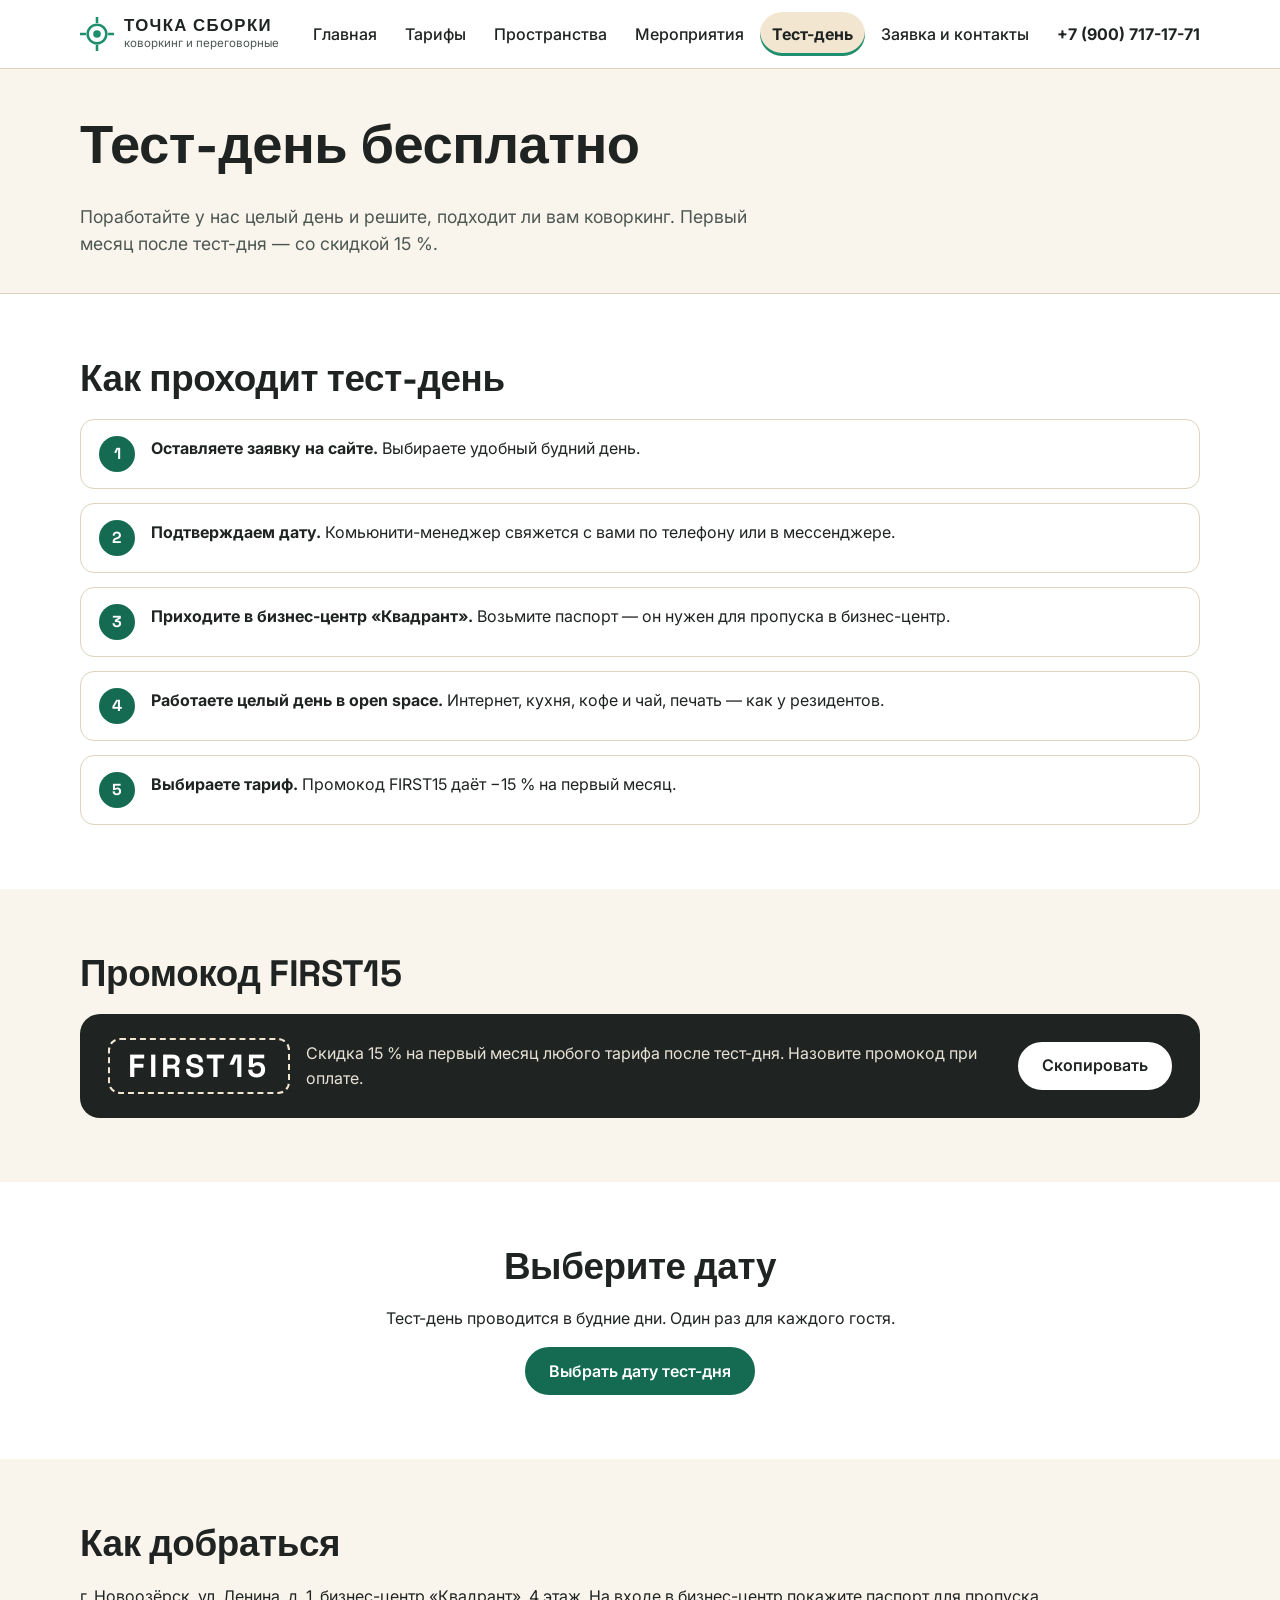
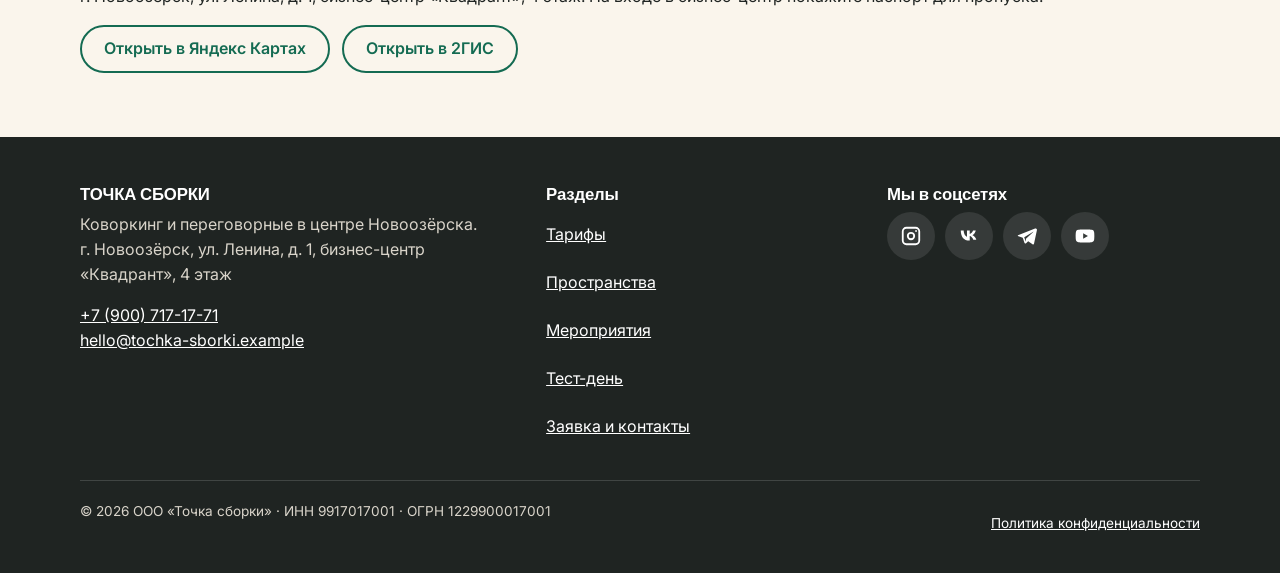
<file: free-day.html>
<!DOCTYPE html>
<html lang="ru">
<head>
  <!-- Google tag (gtag.js) -->
  <script async src="https://www.googletagmanager.com/gtag/js?id=G-GJGYBG03CN"></script>
  <script>
    window.dataLayer = window.dataLayer || [];
    function gtag(){dataLayer.push(arguments);}
    gtag('js', new Date());
    gtag('config', 'G-GJGYBG03CN');
  </script>
  <meta charset="utf-8">
  <meta name="viewport" content="width=device-width, initial-scale=1">
  <title>Тест-день бесплатно в коворкинге «Точка сборки» + промокод FIRST15</title>
  <meta name="description" content="Бесплатный тест-день в коворкинге «Точка сборки»: как проходит, промокод FIRST15 на −15 % на первый месяц, как добраться.">
  <link rel="canonical" href="https://tz-17-kovorking-tochka-sborki.vercel.app/free-day.html">
  <meta property="og:type" content="website">
  <meta property="og:locale" content="ru_RU">
  <meta property="og:site_name" content="Точка сборки — коворкинг">
  <meta property="og:title" content="Тест-день бесплатно в коворкинге «Точка сборки» + промокод FIRST15">
  <meta property="og:description" content="Бесплатный тест-день в коворкинге «Точка сборки»: как проходит, промокод FIRST15 на −15 % на первый месяц, как добраться.">
  <meta property="og:url" content="https://tz-17-kovorking-tochka-sborki.vercel.app/free-day.html">
  <meta property="og:image" content="https://tz-17-kovorking-tochka-sborki.vercel.app/img/og/og-free-day.jpg">
  <meta property="og:image:width" content="1200">
  <meta property="og:image:height" content="630">
  <meta name="twitter:card" content="summary_large_image">
  <meta name="theme-color" content="#1E8F6E">
  <link rel="icon" href="favicon.ico" sizes="32x32">
  <link rel="icon" href="img/favicon.svg" type="image/svg+xml">
  <link rel="apple-touch-icon" href="img/apple-touch-icon.png">
  <link rel="preconnect" href="https://fonts.googleapis.com">
  <link rel="preconnect" href="https://fonts.gstatic.com" crossorigin>
  <link rel="stylesheet" href="https://fonts.googleapis.com/css2?family=Inter:wght@400;500;600;700&family=Space+Grotesk:wght@500;700&display=swap">
  <link rel="stylesheet" href="css/style.css">
  <script src="js/analytics.js" defer></script>
  <script src="js/form.js" defer></script>
  <script src="js/main.js" defer></script>
</head>
<body>
<a class="skip-link" href="#main">Перейти к содержанию</a>
<header class="header">
  <div class="wrap header__inner">
    <a class="logo" href="index.html" aria-label="Точка сборки — на главную">
      <svg class="logo__mark" viewBox="0 0 40 40" aria-hidden="true"><circle cx="20" cy="20" r="11" fill="none" stroke="#1E8F6E" stroke-width="3"/><circle cx="20" cy="20" r="4.5" fill="#1E8F6E"/><path d="M0 20h7M33 20h7M20 0v7M20 33v7" stroke="#1E8F6E" stroke-width="3"/></svg>
      <span class="logo__text">ТОЧКА СБОРКИ<span class="logo__sub">коворкинг и переговорные</span></span>
    </a>
    <button class="nav-toggle" type="button" aria-label="Открыть меню" aria-expanded="false" aria-controls="site-nav"><span></span></button>
    <nav class="nav" id="site-nav" aria-label="Основное меню">
      <ul class="nav__list">
        <li><a class="nav__link" href="index.html">Главная</a></li>
        <li><a class="nav__link" href="tariffs.html">Тарифы</a></li>
        <li><a class="nav__link" href="spaces.html">Пространства</a></li>
        <li><a class="nav__link" href="events.html">Мероприятия</a></li>
        <li><a class="nav__link" href="free-day.html" aria-current="page">Тест-день</a></li>
        <li><a class="nav__link" href="contacts.html">Заявка и контакты</a></li>
      </ul>
    </nav>
    <a class="header__phone" href="tel:+79007171771" data-event="contact_click" data-contact-type="phone" data-page-section="header">+7 (900) 717-17-71</a>
  </div>
</header>
<main id="main">
<section class="page-head">
  <div class="wrap">
    <h1>Тест-день бесплатно</h1>
    <p>Поработайте у нас целый день и решите, подходит ли вам коворкинг. Первый месяц после тест-дня — со скидкой 15 %.</p>
  </div>
</section>

<section class="section">
  <div class="wrap">
    <h2>Как проходит тест-день</h2>
    <ol class="steps">
      <li><div><b>Оставляете заявку на сайте.</b> Выбираете удобный будний день.</div></li>
      <li><div><b>Подтверждаем дату.</b> Комьюнити-менеджер свяжется с вами по телефону или в мессенджере.</div></li>
      <li><div><b>Приходите в бизнес-центр «Квадрант».</b> Возьмите паспорт — он нужен для пропуска в бизнес-центр.</div></li>
      <li><div><b>Работаете целый день в open space.</b> Интернет, кухня, кофе и чай, печать — как у резидентов.</div></li>
      <li><div><b>Выбираете тариф.</b> Промокод FIRST15 даёт −15 % на первый месяц.</div></li>
    </ol>
  </div>
</section>

<section class="section section--sand">
  <div class="wrap">
    <h2>Промокод FIRST15</h2>
    <div class="promo">
      <span class="promo__code" id="promo-code">FIRST15</span>
      <p>Скидка 15 % на первый месяц любого тарифа после тест-дня. Назовите промокод при оплате.</p>
      <button class="btn btn--light" type="button" id="promo-copy" data-promo="FIRST15">Скопировать</button>
    </div>
  </div>
</section>

<section class="section center">
  <div class="wrap">
    <h2>Выберите дату</h2>
    <p>Тест-день проводится в будние дни. Один раз для каждого гостя.</p>
    <a class="btn" href="contacts.html?tariff=free_day#lead-form" data-event="cta_click" data-button-name="free_day_pick_date" data-page-section="free_day_cta">Выбрать дату тест-дня</a>
  </div>
</section>

<section class="section section--sand">
  <div class="wrap">
    <h2>Как добраться</h2>
    <p>г. Новоозёрск, ул. Ленина, д. 1, бизнес-центр «Квадрант», 4 этаж. На входе в бизнес-центр покажите паспорт для пропуска.</p>
    <div class="btn-row">
      <a class="btn btn--ghost" href="https://yandex.ru/maps/?text=%D0%9D%D0%BE%D0%B2%D0%BE%D0%BE%D0%B7%D1%91%D1%80%D1%81%D0%BA%2C%20%D1%83%D0%BB.%20%D0%9B%D0%B5%D0%BD%D0%B8%D0%BD%D0%B0%2C%201" target="_blank" rel="noopener" data-event="map_open" data-map-service="yandex_maps">Открыть в Яндекс Картах</a>
      <a class="btn btn--ghost" href="https://2gis.ru/search/%D0%9D%D0%BE%D0%B2%D0%BE%D0%BE%D0%B7%D1%91%D1%80%D1%81%D0%BA%2C%20%D1%83%D0%BB.%20%D0%9B%D0%B5%D0%BD%D0%B8%D0%BD%D0%B0%2C%201" target="_blank" rel="noopener" data-event="map_open" data-map-service="2gis">Открыть в 2ГИС</a>
    </div>
  </div>
</section>
</main>
<footer class="footer">
  <div class="wrap">
    <div class="footer__grid">
      <div>
        <h2>ТОЧКА СБОРКИ</h2>
        <p>Коворкинг и переговорные в центре Новоозёрска.<br>г. Новоозёрск, ул. Ленина, д. 1, бизнес-центр «Квадрант», 4 этаж</p>
        <p><a href="tel:+79007171771" data-event="contact_click" data-contact-type="phone" data-page-section="footer">+7 (900) 717-17-71</a><br>
        <a href="mailto:hello@tochka-sborki.example" data-event="contact_click" data-contact-type="email" data-page-section="footer">hello@tochka-sborki.example</a></p>
      </div>
      <div>
        <h2>Разделы</h2>
        <ul class="footer__list">
          <li><a href="tariffs.html">Тарифы</a></li>
          <li><a href="spaces.html">Пространства</a></li>
          <li><a href="events.html">Мероприятия</a></li>
          <li><a href="free-day.html">Тест-день</a></li>
          <li><a href="contacts.html">Заявка и контакты</a></li>
        </ul>
      </div>
      <div>
        <h2>Мы в соцсетях</h2>
<div class="social">
  <a href="https://www.instagram.com/tochka_sborki_cowork/" target="_blank" rel="noopener" aria-label="Instagram" data-event="social_click" data-network="instagram" data-page-section="footer"><svg viewBox="0 0 24 24" aria-hidden="true"><path d="M7 2h10a5 5 0 0 1 5 5v10a5 5 0 0 1-5 5H7a5 5 0 0 1-5-5V7a5 5 0 0 1 5-5zm0 2a3 3 0 0 0-3 3v10a3 3 0 0 0 3 3h10a3 3 0 0 0 3-3V7a3 3 0 0 0-3-3H7zm5 3.5a4.5 4.5 0 1 1 0 9 4.5 4.5 0 0 1 0-9zm0 2a2.5 2.5 0 1 0 0 5 2.5 2.5 0 0 0 0-5zM17.5 5.5a1 1 0 1 1 0 2 1 1 0 0 1 0-2z"/></svg></a>
  <a href="https://vk.com/tochka_sborki_cowork" target="_blank" rel="noopener" aria-label="ВКонтакте" data-event="social_click" data-network="vk" data-page-section="footer"><svg viewBox="0 0 24 24" aria-hidden="true"><path d="M3 6h3.2c.2 4.4 2.1 6.3 3.6 6.7V6h3v3.8c1.5-.2 3-1.9 3.6-3.8h3c-.5 2.5-2.3 4.3-3.6 5.1 1.3.6 3.4 2.2 4.2 4.9h-3.3c-.7-2.1-2.4-3.7-3.9-3.9V17h-.4C6.2 17 3.2 13 3 6z"/></svg></a>
  <a href="https://t.me/tochka_sborki_cowork" target="_blank" rel="noopener" aria-label="Telegram" data-event="social_click" data-network="telegram" data-page-section="footer"><svg viewBox="0 0 24 24" aria-hidden="true"><path d="M21.5 3.6 2.9 10.8c-1.3.5-1.2 1.2-.2 1.5l4.7 1.5 1.8 5.6c.2.6.4.8.9.8.4 0 .6-.2.9-.4l2.3-2.2 4.7 3.5c.9.5 1.5.2 1.7-.8l3.1-14.6c.3-1.3-.5-1.9-1.3-1.5zM9 13.4l9.3-5.9c.5-.3.9-.1.5.2l-7.9 7.2-.3 3.3L9 13.4z"/></svg></a>
  <a href="https://www.youtube.com/@tochka_sborki_cowork" target="_blank" rel="noopener" aria-label="YouTube" data-event="social_click" data-network="youtube" data-page-section="footer"><svg viewBox="0 0 24 24" aria-hidden="true"><path d="M22 8.2c-.2-1.6-1-2.7-2.6-2.9C17 5 12 5 12 5s-5 0-7.4.3C3 5.5 2.2 6.6 2 8.2 1.8 9.6 1.8 12 1.8 12s0 2.4.2 3.8c.2 1.6 1 2.7 2.6 2.9C7 19 12 19 12 19s5 0 7.4-.3c1.6-.2 2.4-1.3 2.6-2.9.2-1.4.2-3.8.2-3.8s0-2.4-.2-3.8zM10 15V9l5.2 3L10 15z"/></svg></a>
</div>
      </div>
    </div>
    <div class="footer__bottom">
      <span>© 2026 ООО «Точка сборки» · ИНН 9917017001 · ОГРН 1229900017001</span>
      <a href="privacy.html">Политика конфиденциальности</a>
    </div>
  </div>
</footer>
</body>
</html>
</file>
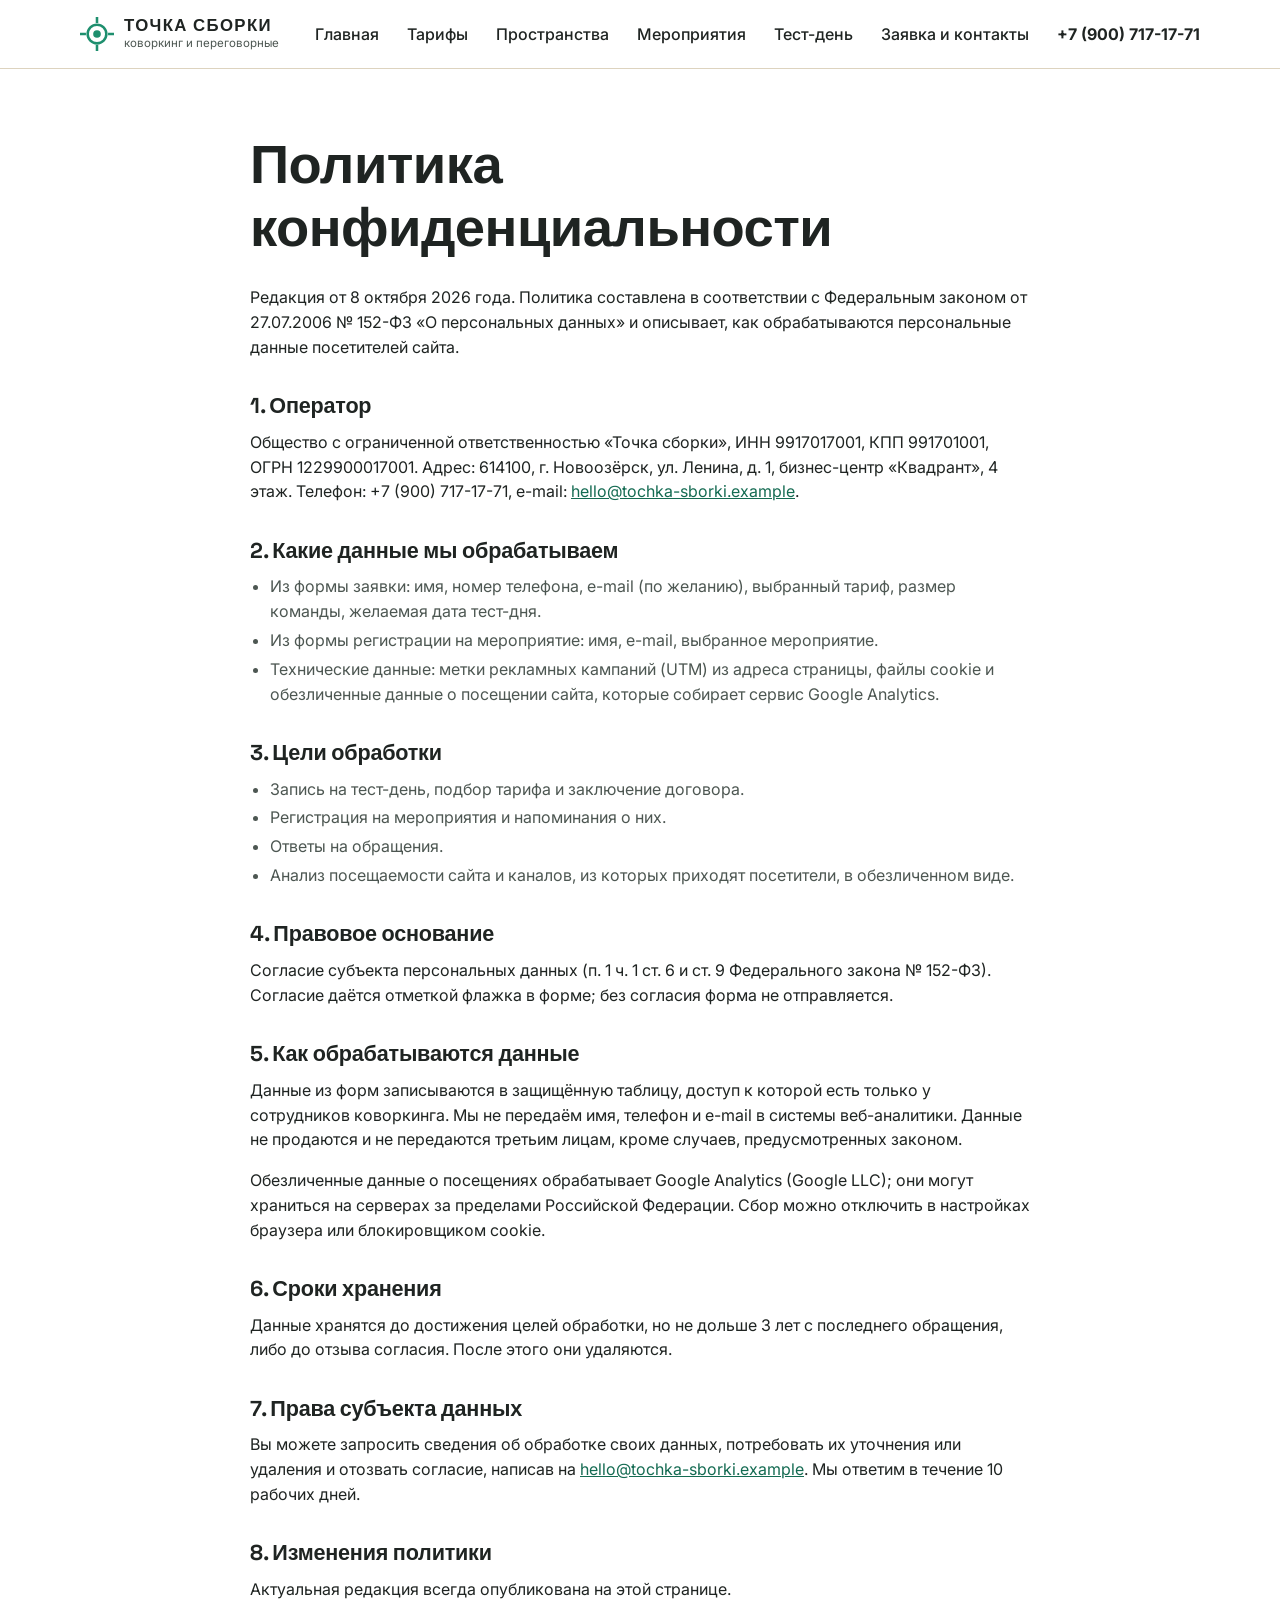
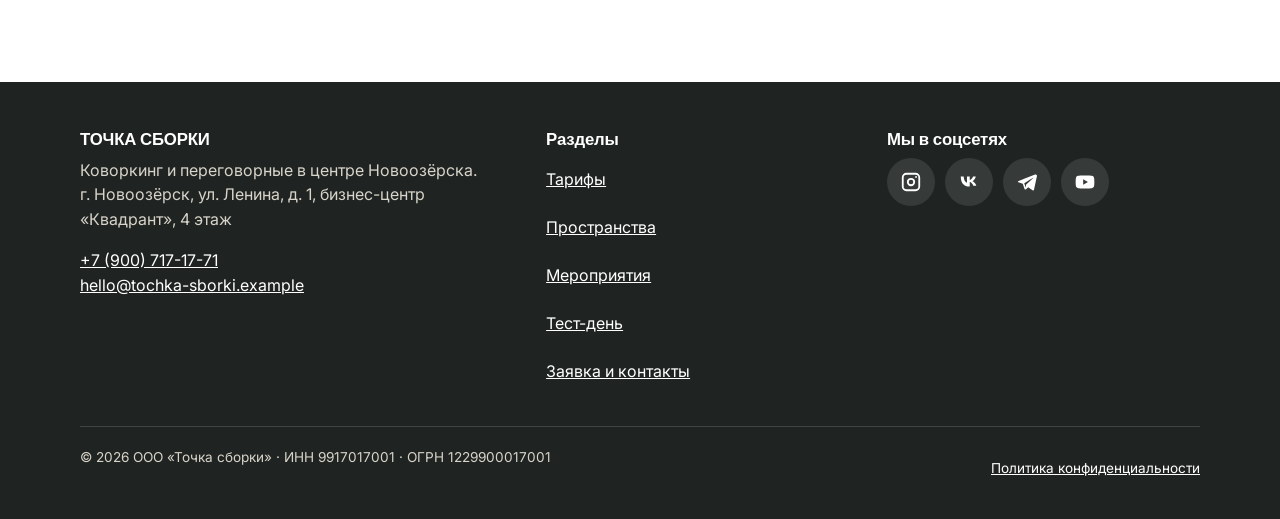
<file: privacy.html>
<!DOCTYPE html>
<html lang="ru">
<head>
  <!-- Google tag (gtag.js) -->
  <script async src="https://www.googletagmanager.com/gtag/js?id=G-GJGYBG03CN"></script>
  <script>
    window.dataLayer = window.dataLayer || [];
    function gtag(){dataLayer.push(arguments);}
    gtag('js', new Date());
    gtag('config', 'G-GJGYBG03CN');
  </script>
  <meta charset="utf-8">
  <meta name="viewport" content="width=device-width, initial-scale=1">
  <title>Политика конфиденциальности — коворкинг «Точка сборки»</title>
  <meta name="description" content="Политика обработки персональных данных ООО «Точка сборки» в соответствии с Федеральным законом № 152-ФЗ.">
  <link rel="canonical" href="https://tz-17-kovorking-tochka-sborki.vercel.app/privacy.html">
  <meta property="og:type" content="website">
  <meta property="og:locale" content="ru_RU">
  <meta property="og:site_name" content="Точка сборки — коворкинг">
  <meta property="og:title" content="Политика конфиденциальности — коворкинг «Точка сборки»">
  <meta property="og:description" content="Политика обработки персональных данных ООО «Точка сборки» в соответствии с Федеральным законом № 152-ФЗ.">
  <meta property="og:url" content="https://tz-17-kovorking-tochka-sborki.vercel.app/privacy.html">
  <meta property="og:image" content="https://tz-17-kovorking-tochka-sborki.vercel.app/img/og/og-privacy.jpg">
  <meta property="og:image:width" content="1200">
  <meta property="og:image:height" content="630">
  <meta name="twitter:card" content="summary_large_image">
  <meta name="theme-color" content="#1E8F6E">
  <link rel="icon" href="favicon.ico" sizes="32x32">
  <link rel="icon" href="img/favicon.svg" type="image/svg+xml">
  <link rel="apple-touch-icon" href="img/apple-touch-icon.png">
  <link rel="preconnect" href="https://fonts.googleapis.com">
  <link rel="preconnect" href="https://fonts.gstatic.com" crossorigin>
  <link rel="stylesheet" href="https://fonts.googleapis.com/css2?family=Inter:wght@400;500;600;700&family=Space+Grotesk:wght@500;700&display=swap">
  <link rel="stylesheet" href="css/style.css">
  <script src="js/analytics.js" defer></script>
  <script src="js/form.js" defer></script>
  <script src="js/main.js" defer></script>
</head>
<body>
<a class="skip-link" href="#main">Перейти к содержанию</a>
<header class="header">
  <div class="wrap header__inner">
    <a class="logo" href="index.html" aria-label="Точка сборки — на главную">
      <svg class="logo__mark" viewBox="0 0 40 40" aria-hidden="true"><circle cx="20" cy="20" r="11" fill="none" stroke="#1E8F6E" stroke-width="3"/><circle cx="20" cy="20" r="4.5" fill="#1E8F6E"/><path d="M0 20h7M33 20h7M20 0v7M20 33v7" stroke="#1E8F6E" stroke-width="3"/></svg>
      <span class="logo__text">ТОЧКА СБОРКИ<span class="logo__sub">коворкинг и переговорные</span></span>
    </a>
    <button class="nav-toggle" type="button" aria-label="Открыть меню" aria-expanded="false" aria-controls="site-nav"><span></span></button>
    <nav class="nav" id="site-nav" aria-label="Основное меню">
      <ul class="nav__list">
        <li><a class="nav__link" href="index.html">Главная</a></li>
        <li><a class="nav__link" href="tariffs.html">Тарифы</a></li>
        <li><a class="nav__link" href="spaces.html">Пространства</a></li>
        <li><a class="nav__link" href="events.html">Мероприятия</a></li>
        <li><a class="nav__link" href="free-day.html">Тест-день</a></li>
        <li><a class="nav__link" href="contacts.html">Заявка и контакты</a></li>
      </ul>
    </nav>
    <a class="header__phone" href="tel:+79007171771" data-event="contact_click" data-contact-type="phone" data-page-section="header">+7 (900) 717-17-71</a>
  </div>
</header>
<main id="main">
<section class="section">
  <div class="wrap prose">
    <h1>Политика конфиденциальности</h1>
    <p>Редакция от 8 октября 2026 года. Политика составлена в соответствии с Федеральным законом от 27.07.2006 № 152-ФЗ «О персональных данных» и описывает, как обрабатываются персональные данные посетителей сайта.</p>

    <h2>1. Оператор</h2>
    <p>Общество с ограниченной ответственностью «Точка сборки», ИНН 9917017001, КПП 991701001, ОГРН 1229900017001. Адрес: 614100, г. Новоозёрск, ул. Ленина, д. 1, бизнес-центр «Квадрант», 4 этаж. Телефон: +7 (900) 717-17-71, e-mail: <a href="mailto:hello@tochka-sborki.example">hello@tochka-sborki.example</a>.</p>

    <h2>2. Какие данные мы обрабатываем</h2>
    <ul class="list">
      <li>Из формы заявки: имя, номер телефона, e-mail (по желанию), выбранный тариф, размер команды, желаемая дата тест-дня.</li>
      <li>Из формы регистрации на мероприятие: имя, e-mail, выбранное мероприятие.</li>
      <li>Технические данные: метки рекламных кампаний (UTM) из адреса страницы, файлы cookie и обезличенные данные о посещении сайта, которые собирает сервис Google Analytics.</li>
    </ul>

    <h2>3. Цели обработки</h2>
    <ul class="list">
      <li>Запись на тест-день, подбор тарифа и заключение договора.</li>
      <li>Регистрация на мероприятия и напоминания о них.</li>
      <li>Ответы на обращения.</li>
      <li>Анализ посещаемости сайта и каналов, из которых приходят посетители, в обезличенном виде.</li>
    </ul>

    <h2>4. Правовое основание</h2>
    <p>Согласие субъекта персональных данных (п. 1 ч. 1 ст. 6 и ст. 9 Федерального закона № 152-ФЗ). Согласие даётся отметкой флажка в форме; без согласия форма не отправляется.</p>

    <h2>5. Как обрабатываются данные</h2>
    <p>Данные из форм записываются в защищённую таблицу, доступ к которой есть только у сотрудников коворкинга. Мы не передаём имя, телефон и e-mail в системы веб-аналитики. Данные не продаются и не передаются третьим лицам, кроме случаев, предусмотренных законом.</p>
    <p>Обезличенные данные о посещениях обрабатывает Google Analytics (Google LLC); они могут храниться на серверах за пределами Российской Федерации. Сбор можно отключить в настройках браузера или блокировщиком cookie.</p>

    <h2>6. Сроки хранения</h2>
    <p>Данные хранятся до достижения целей обработки, но не дольше 3 лет с последнего обращения, либо до отзыва согласия. После этого они удаляются.</p>

    <h2>7. Права субъекта данных</h2>
    <p>Вы можете запросить сведения об обработке своих данных, потребовать их уточнения или удаления и отозвать согласие, написав на <a href="mailto:hello@tochka-sborki.example">hello@tochka-sborki.example</a>. Мы ответим в течение 10 рабочих дней.</p>

    <h2>8. Изменения политики</h2>
    <p>Актуальная редакция всегда опубликована на этой странице.</p>
  </div>
</section>
</main>
<footer class="footer">
  <div class="wrap">
    <div class="footer__grid">
      <div>
        <h2>ТОЧКА СБОРКИ</h2>
        <p>Коворкинг и переговорные в центре Новоозёрска.<br>г. Новоозёрск, ул. Ленина, д. 1, бизнес-центр «Квадрант», 4 этаж</p>
        <p><a href="tel:+79007171771" data-event="contact_click" data-contact-type="phone" data-page-section="footer">+7 (900) 717-17-71</a><br>
        <a href="mailto:hello@tochka-sborki.example" data-event="contact_click" data-contact-type="email" data-page-section="footer">hello@tochka-sborki.example</a></p>
      </div>
      <div>
        <h2>Разделы</h2>
        <ul class="footer__list">
          <li><a href="tariffs.html">Тарифы</a></li>
          <li><a href="spaces.html">Пространства</a></li>
          <li><a href="events.html">Мероприятия</a></li>
          <li><a href="free-day.html">Тест-день</a></li>
          <li><a href="contacts.html">Заявка и контакты</a></li>
        </ul>
      </div>
      <div>
        <h2>Мы в соцсетях</h2>
<div class="social">
  <a href="https://www.instagram.com/tochka_sborki_cowork/" target="_blank" rel="noopener" aria-label="Instagram" data-event="social_click" data-network="instagram" data-page-section="footer"><svg viewBox="0 0 24 24" aria-hidden="true"><path d="M7 2h10a5 5 0 0 1 5 5v10a5 5 0 0 1-5 5H7a5 5 0 0 1-5-5V7a5 5 0 0 1 5-5zm0 2a3 3 0 0 0-3 3v10a3 3 0 0 0 3 3h10a3 3 0 0 0 3-3V7a3 3 0 0 0-3-3H7zm5 3.5a4.5 4.5 0 1 1 0 9 4.5 4.5 0 0 1 0-9zm0 2a2.5 2.5 0 1 0 0 5 2.5 2.5 0 0 0 0-5zM17.5 5.5a1 1 0 1 1 0 2 1 1 0 0 1 0-2z"/></svg></a>
  <a href="https://vk.com/tochka_sborki_cowork" target="_blank" rel="noopener" aria-label="ВКонтакте" data-event="social_click" data-network="vk" data-page-section="footer"><svg viewBox="0 0 24 24" aria-hidden="true"><path d="M3 6h3.2c.2 4.4 2.1 6.3 3.6 6.7V6h3v3.8c1.5-.2 3-1.9 3.6-3.8h3c-.5 2.5-2.3 4.3-3.6 5.1 1.3.6 3.4 2.2 4.2 4.9h-3.3c-.7-2.1-2.4-3.7-3.9-3.9V17h-.4C6.2 17 3.2 13 3 6z"/></svg></a>
  <a href="https://t.me/tochka_sborki_cowork" target="_blank" rel="noopener" aria-label="Telegram" data-event="social_click" data-network="telegram" data-page-section="footer"><svg viewBox="0 0 24 24" aria-hidden="true"><path d="M21.5 3.6 2.9 10.8c-1.3.5-1.2 1.2-.2 1.5l4.7 1.5 1.8 5.6c.2.6.4.8.9.8.4 0 .6-.2.9-.4l2.3-2.2 4.7 3.5c.9.5 1.5.2 1.7-.8l3.1-14.6c.3-1.3-.5-1.9-1.3-1.5zM9 13.4l9.3-5.9c.5-.3.9-.1.5.2l-7.9 7.2-.3 3.3L9 13.4z"/></svg></a>
  <a href="https://www.youtube.com/@tochka_sborki_cowork" target="_blank" rel="noopener" aria-label="YouTube" data-event="social_click" data-network="youtube" data-page-section="footer"><svg viewBox="0 0 24 24" aria-hidden="true"><path d="M22 8.2c-.2-1.6-1-2.7-2.6-2.9C17 5 12 5 12 5s-5 0-7.4.3C3 5.5 2.2 6.6 2 8.2 1.8 9.6 1.8 12 1.8 12s0 2.4.2 3.8c.2 1.6 1 2.7 2.6 2.9C7 19 12 19 12 19s5 0 7.4-.3c1.6-.2 2.4-1.3 2.6-2.9.2-1.4.2-3.8.2-3.8s0-2.4-.2-3.8zM10 15V9l5.2 3L10 15z"/></svg></a>
</div>
      </div>
    </div>
    <div class="footer__bottom">
      <span>© 2026 ООО «Точка сборки» · ИНН 9917017001 · ОГРН 1229900017001</span>
      <a href="privacy.html">Политика конфиденциальности</a>
    </div>
  </div>
</footer>
</body>
</html>
</file>
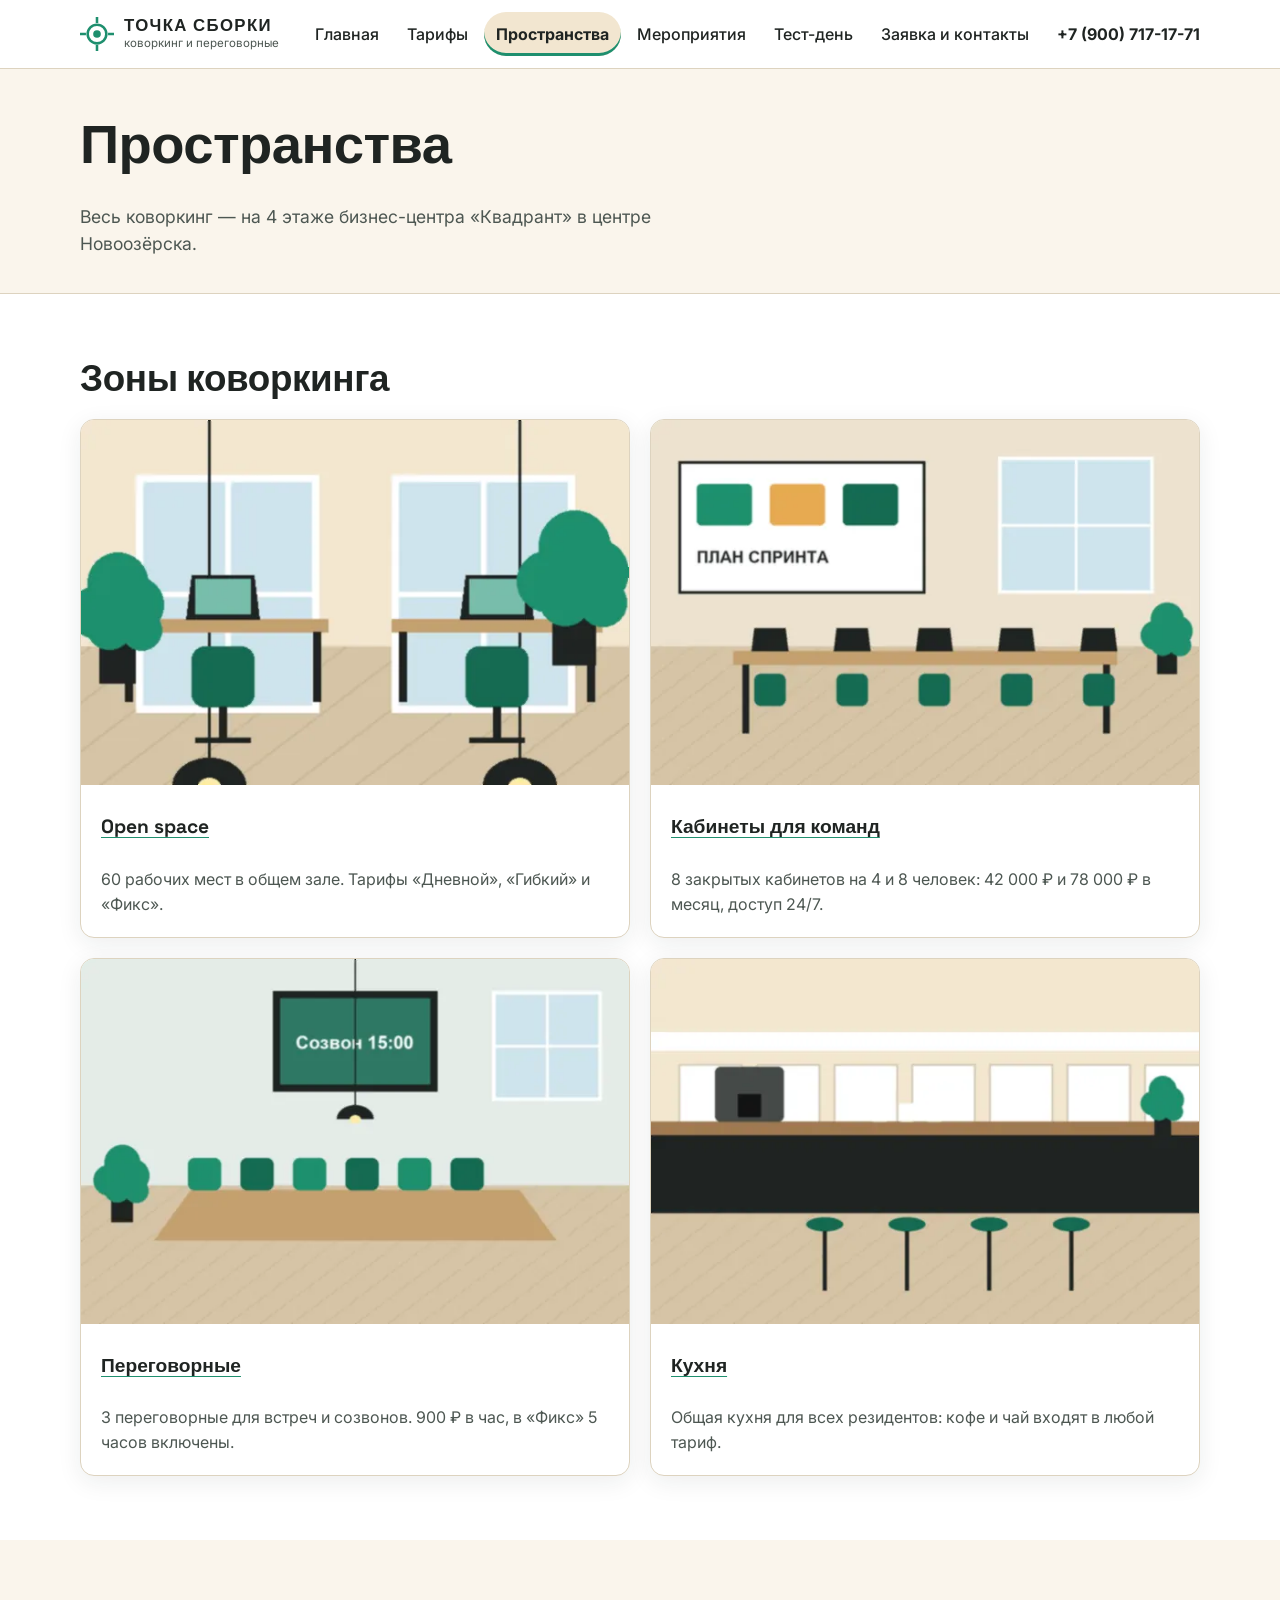
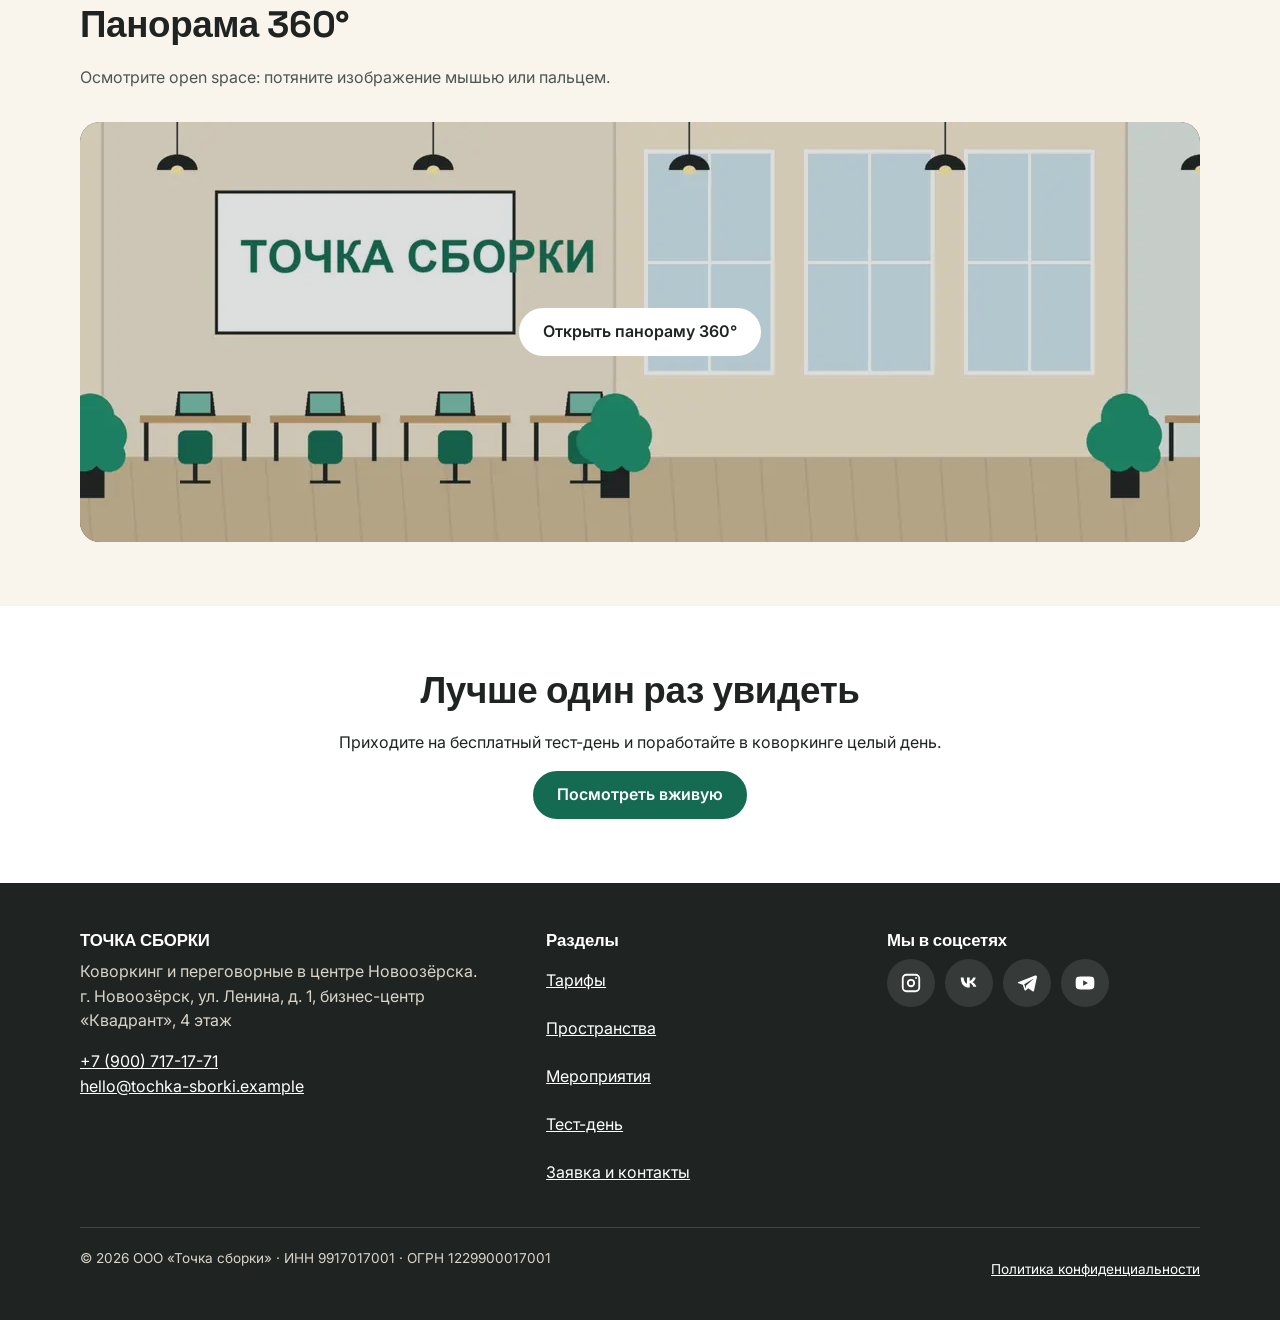
<file: spaces.html>
<!DOCTYPE html>
<html lang="ru">
<head>
  <!-- Google tag (gtag.js) -->
  <script async src="https://www.googletagmanager.com/gtag/js?id=G-GJGYBG03CN"></script>
  <script>
    window.dataLayer = window.dataLayer || [];
    function gtag(){dataLayer.push(arguments);}
    gtag('js', new Date());
    gtag('config', 'G-GJGYBG03CN');
  </script>
  <meta charset="utf-8">
  <meta name="viewport" content="width=device-width, initial-scale=1">
  <title>Пространства коворкинга «Точка сборки»: open space, кабинеты, переговорные</title>
  <meta name="description" content="Open space на 60 мест, 8 закрытых кабинетов для команд, 3 переговорные и кухня. Панорама 360° коворкинга «Точка сборки».">
  <link rel="canonical" href="https://tz-17-kovorking-tochka-sborki.vercel.app/spaces.html">
  <meta property="og:type" content="website">
  <meta property="og:locale" content="ru_RU">
  <meta property="og:site_name" content="Точка сборки — коворкинг">
  <meta property="og:title" content="Пространства коворкинга «Точка сборки»: open space, кабинеты, переговорные">
  <meta property="og:description" content="Open space на 60 мест, 8 закрытых кабинетов для команд, 3 переговорные и кухня. Панорама 360° коворкинга «Точка сборки».">
  <meta property="og:url" content="https://tz-17-kovorking-tochka-sborki.vercel.app/spaces.html">
  <meta property="og:image" content="https://tz-17-kovorking-tochka-sborki.vercel.app/img/og/og-spaces.jpg">
  <meta property="og:image:width" content="1200">
  <meta property="og:image:height" content="630">
  <meta name="twitter:card" content="summary_large_image">
  <meta name="theme-color" content="#1E8F6E">
  <link rel="icon" href="favicon.ico" sizes="32x32">
  <link rel="icon" href="img/favicon.svg" type="image/svg+xml">
  <link rel="apple-touch-icon" href="img/apple-touch-icon.png">
  <link rel="preconnect" href="https://fonts.googleapis.com">
  <link rel="preconnect" href="https://fonts.gstatic.com" crossorigin>
  <link rel="stylesheet" href="https://fonts.googleapis.com/css2?family=Inter:wght@400;500;600;700&family=Space+Grotesk:wght@500;700&display=swap">
  <link rel="stylesheet" href="css/style.css">
  <script src="js/analytics.js" defer></script>
  <script src="js/form.js" defer></script>
  <script src="js/main.js" defer></script>
</head>
<body>
<a class="skip-link" href="#main">Перейти к содержанию</a>
<header class="header">
  <div class="wrap header__inner">
    <a class="logo" href="index.html" aria-label="Точка сборки — на главную">
      <svg class="logo__mark" viewBox="0 0 40 40" aria-hidden="true"><circle cx="20" cy="20" r="11" fill="none" stroke="#1E8F6E" stroke-width="3"/><circle cx="20" cy="20" r="4.5" fill="#1E8F6E"/><path d="M0 20h7M33 20h7M20 0v7M20 33v7" stroke="#1E8F6E" stroke-width="3"/></svg>
      <span class="logo__text">ТОЧКА СБОРКИ<span class="logo__sub">коворкинг и переговорные</span></span>
    </a>
    <button class="nav-toggle" type="button" aria-label="Открыть меню" aria-expanded="false" aria-controls="site-nav"><span></span></button>
    <nav class="nav" id="site-nav" aria-label="Основное меню">
      <ul class="nav__list">
        <li><a class="nav__link" href="index.html">Главная</a></li>
        <li><a class="nav__link" href="tariffs.html">Тарифы</a></li>
        <li><a class="nav__link" href="spaces.html" aria-current="page">Пространства</a></li>
        <li><a class="nav__link" href="events.html">Мероприятия</a></li>
        <li><a class="nav__link" href="free-day.html">Тест-день</a></li>
        <li><a class="nav__link" href="contacts.html">Заявка и контакты</a></li>
      </ul>
    </nav>
    <a class="header__phone" href="tel:+79007171771" data-event="contact_click" data-contact-type="phone" data-page-section="header">+7 (900) 717-17-71</a>
  </div>
</header>
<main id="main">
<section class="page-head">
  <div class="wrap">
    <h1>Пространства</h1>
    <p>Весь коворкинг — на 4 этаже бизнес-центра «Квадрант» в центре Новоозёрска.</p>
  </div>
</section>

<section class="section">
  <div class="wrap">
    <h2>Зоны коворкинга</h2>
    <div class="grid grid--2">
      <article class="card" id="open-space">
        <img class="card__img" src="img/space-open.webp" alt="Светлый общий зал коворкинга с рабочими столами и креслами" width="600" height="400" loading="lazy">
        <div class="card__body">
          <h3><button class="event-card__more" type="button" aria-expanded="false" aria-controls="open-space-details" data-event="space_view" data-space-type="open_space">Open space</button></h3>
          <p>60 рабочих мест в общем зале. Тарифы «Дневной», «Гибкий» и «Фикс».</p>
          <p class="event-card__details" id="open-space-details" hidden>Что входит: скоростной интернет, кухня, кофе и чай, печать до 50 листов в месяц, шкафчик (кроме дневного тарифа).</p>
        </div>
      </article>
      <article class="card" id="office">
        <img class="card__img" src="img/space-office.webp" alt="Закрытый кабинет для команды с общим столом и окном" width="600" height="400" loading="lazy">
        <div class="card__body">
          <h3><button class="event-card__more" type="button" aria-expanded="false" aria-controls="office-details" data-event="space_view" data-space-type="office">Кабинеты для команд</button></h3>
          <p>8 закрытых кабинетов на 4 и 8 человек: 42 000 ₽ и 78 000 ₽ в месяц, доступ 24/7.</p>
          <p class="event-card__details" id="office-details" hidden>Кабинет на 4 человека — 42 000 ₽ в месяц, на 8 человек — 78 000 ₽ в месяц. Доступ 24/7, шкафчики, кухня.</p>
        </div>
      </article>
      <article class="card" id="meeting">
        <img class="card__img" src="img/space-meeting.webp" alt="Переговорная с длинным столом, экраном и креслами" width="600" height="400" loading="lazy">
        <div class="card__body">
          <h3><button class="event-card__more" type="button" aria-expanded="false" aria-controls="meeting-details" data-event="space_view" data-space-type="meeting_room">Переговорные</button></h3>
          <p>3 переговорные для встреч и созвонов. 900 ₽ в час, в «Фикс» 5 часов включены.</p>
          <p class="event-card__details" id="meeting-details" hidden>Почасовая аренда — 900 ₽ в час. В тарифе «Фикс» 5 часов переговорной в месяц включены.</p>
        </div>
      </article>
      <article class="card" id="kitchen">
        <img class="card__img" src="img/space-kitchen.webp" alt="Кухня коворкинга со стойкой, кофемашиной и высокими стульями" width="600" height="400" loading="lazy">
        <div class="card__body">
          <h3><button class="event-card__more" type="button" aria-expanded="false" aria-controls="kitchen-details" data-event="space_view" data-space-type="kitchen">Кухня</button></h3>
          <p>Общая кухня для всех резидентов: кофе и чай входят в любой тариф.</p>
          <p class="event-card__details" id="kitchen-details" hidden>Кофе и чай входят в любой тариф, в том числе в тест-день.</p>
        </div>
      </article>
    </div>
  </div>
</section>

<section class="section section--sand" id="tour">
  <div class="wrap">
    <h2>Панорама 360°</h2>
    <p class="section__lead">Осмотрите open space: потяните изображение мышью или пальцем.</p>
    <div class="pano">
      <img class="pano__preview" src="img/panorama-preview.webp" alt="Превью панорамы open space коворкинга" width="1200" height="420" loading="lazy">
      <button class="btn btn--light pano__open" type="button" id="pano-open" data-event="tour_open" data-space-type="open_space">Открыть панораму 360°</button>
      <div id="panorama" role="img" aria-label="Панорама 360° open space коворкинга"></div>
    </div>
  </div>
</section>

<section class="section center">
  <div class="wrap">
    <h2>Лучше один раз увидеть</h2>
    <p>Приходите на бесплатный тест-день и поработайте в коворкинге целый день.</p>
    <a class="btn" href="contacts.html?tariff=free_day#lead-form" data-event="cta_click" data-button-name="spaces_live" data-page-section="spaces_cta">Посмотреть вживую</a>
  </div>
</section>
</main>
<footer class="footer">
  <div class="wrap">
    <div class="footer__grid">
      <div>
        <h2>ТОЧКА СБОРКИ</h2>
        <p>Коворкинг и переговорные в центре Новоозёрска.<br>г. Новоозёрск, ул. Ленина, д. 1, бизнес-центр «Квадрант», 4 этаж</p>
        <p><a href="tel:+79007171771" data-event="contact_click" data-contact-type="phone" data-page-section="footer">+7 (900) 717-17-71</a><br>
        <a href="mailto:hello@tochka-sborki.example" data-event="contact_click" data-contact-type="email" data-page-section="footer">hello@tochka-sborki.example</a></p>
      </div>
      <div>
        <h2>Разделы</h2>
        <ul class="footer__list">
          <li><a href="tariffs.html">Тарифы</a></li>
          <li><a href="spaces.html">Пространства</a></li>
          <li><a href="events.html">Мероприятия</a></li>
          <li><a href="free-day.html">Тест-день</a></li>
          <li><a href="contacts.html">Заявка и контакты</a></li>
        </ul>
      </div>
      <div>
        <h2>Мы в соцсетях</h2>
<div class="social">
  <a href="https://www.instagram.com/tochka_sborki_cowork/" target="_blank" rel="noopener" aria-label="Instagram" data-event="social_click" data-network="instagram" data-page-section="footer"><svg viewBox="0 0 24 24" aria-hidden="true"><path d="M7 2h10a5 5 0 0 1 5 5v10a5 5 0 0 1-5 5H7a5 5 0 0 1-5-5V7a5 5 0 0 1 5-5zm0 2a3 3 0 0 0-3 3v10a3 3 0 0 0 3 3h10a3 3 0 0 0 3-3V7a3 3 0 0 0-3-3H7zm5 3.5a4.5 4.5 0 1 1 0 9 4.5 4.5 0 0 1 0-9zm0 2a2.5 2.5 0 1 0 0 5 2.5 2.5 0 0 0 0-5zM17.5 5.5a1 1 0 1 1 0 2 1 1 0 0 1 0-2z"/></svg></a>
  <a href="https://vk.com/tochka_sborki_cowork" target="_blank" rel="noopener" aria-label="ВКонтакте" data-event="social_click" data-network="vk" data-page-section="footer"><svg viewBox="0 0 24 24" aria-hidden="true"><path d="M3 6h3.2c.2 4.4 2.1 6.3 3.6 6.7V6h3v3.8c1.5-.2 3-1.9 3.6-3.8h3c-.5 2.5-2.3 4.3-3.6 5.1 1.3.6 3.4 2.2 4.2 4.9h-3.3c-.7-2.1-2.4-3.7-3.9-3.9V17h-.4C6.2 17 3.2 13 3 6z"/></svg></a>
  <a href="https://t.me/tochka_sborki_cowork" target="_blank" rel="noopener" aria-label="Telegram" data-event="social_click" data-network="telegram" data-page-section="footer"><svg viewBox="0 0 24 24" aria-hidden="true"><path d="M21.5 3.6 2.9 10.8c-1.3.5-1.2 1.2-.2 1.5l4.7 1.5 1.8 5.6c.2.6.4.8.9.8.4 0 .6-.2.9-.4l2.3-2.2 4.7 3.5c.9.5 1.5.2 1.7-.8l3.1-14.6c.3-1.3-.5-1.9-1.3-1.5zM9 13.4l9.3-5.9c.5-.3.9-.1.5.2l-7.9 7.2-.3 3.3L9 13.4z"/></svg></a>
  <a href="https://www.youtube.com/@tochka_sborki_cowork" target="_blank" rel="noopener" aria-label="YouTube" data-event="social_click" data-network="youtube" data-page-section="footer"><svg viewBox="0 0 24 24" aria-hidden="true"><path d="M22 8.2c-.2-1.6-1-2.7-2.6-2.9C17 5 12 5 12 5s-5 0-7.4.3C3 5.5 2.2 6.6 2 8.2 1.8 9.6 1.8 12 1.8 12s0 2.4.2 3.8c.2 1.6 1 2.7 2.6 2.9C7 19 12 19 12 19s5 0 7.4-.3c1.6-.2 2.4-1.3 2.6-2.9.2-1.4.2-3.8.2-3.8s0-2.4-.2-3.8zM10 15V9l5.2 3L10 15z"/></svg></a>
</div>
      </div>
    </div>
    <div class="footer__bottom">
      <span>© 2026 ООО «Точка сборки» · ИНН 9917017001 · ОГРН 1229900017001</span>
      <a href="privacy.html">Политика конфиденциальности</a>
    </div>
  </div>
</footer>
</body>
</html>
</file>
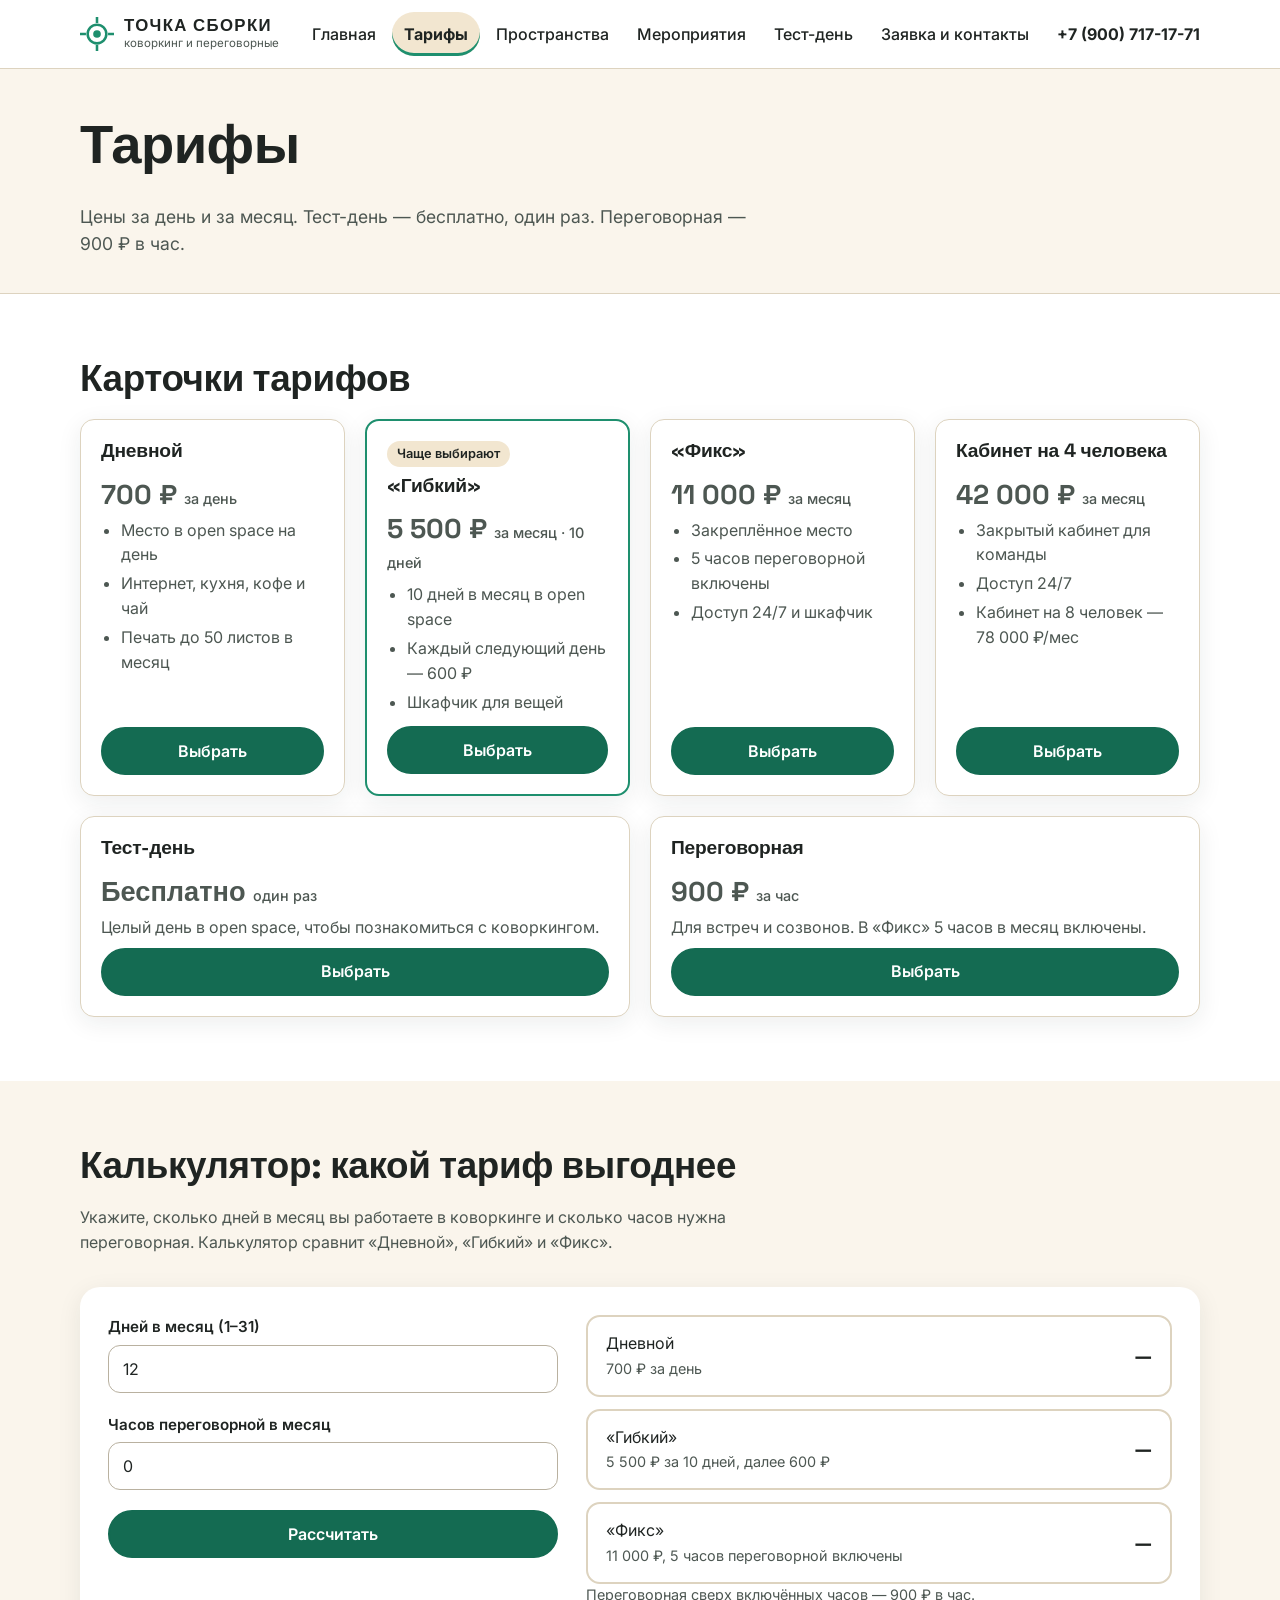
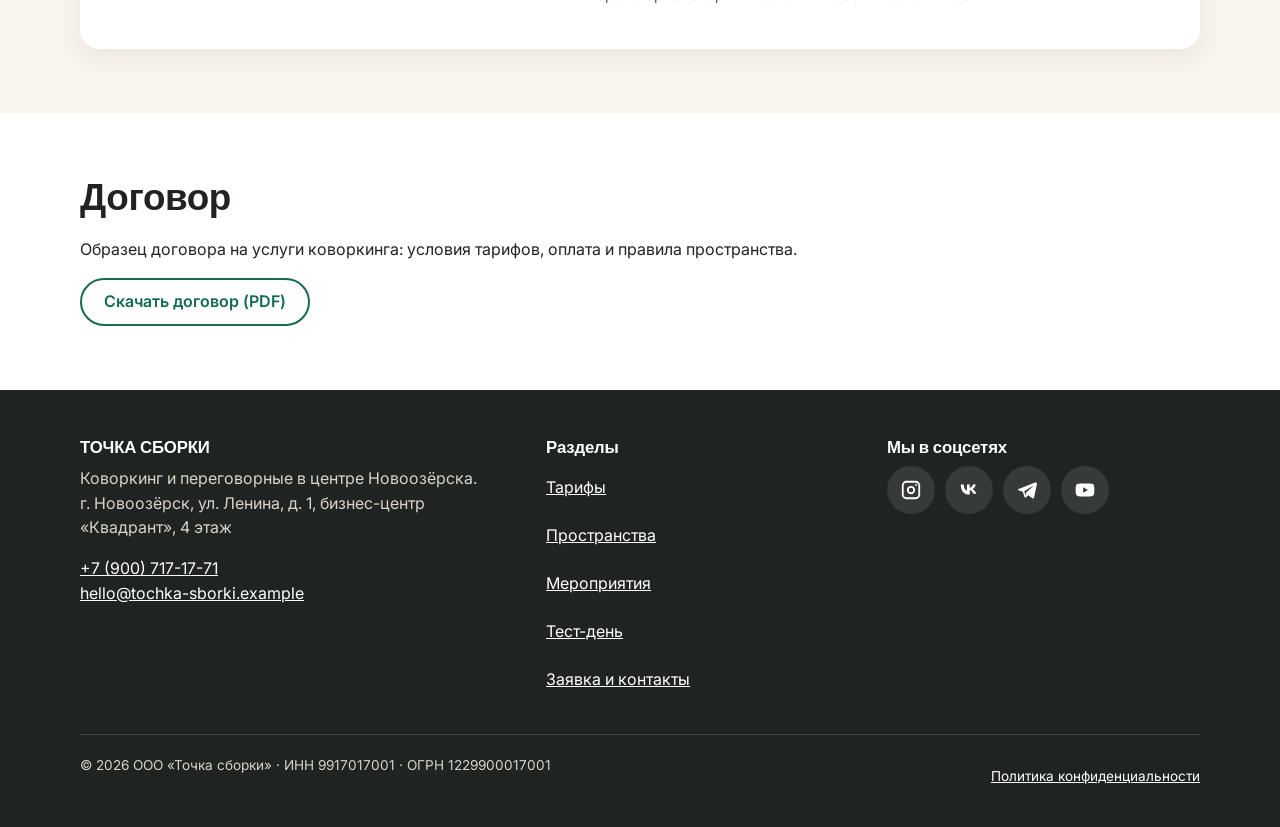
<file: tariffs.html>
<!DOCTYPE html>
<html lang="ru">
<head>
  <!-- Google tag (gtag.js) -->
  <script async src="https://www.googletagmanager.com/gtag/js?id=G-GJGYBG03CN"></script>
  <script>
    window.dataLayer = window.dataLayer || [];
    function gtag(){dataLayer.push(arguments);}
    gtag('js', new Date());
    gtag('config', 'G-GJGYBG03CN');
  </script>
  <meta charset="utf-8">
  <meta name="viewport" content="width=device-width, initial-scale=1">
  <title>Тарифы коворкинга «Точка сборки» — цены за день и за месяц</title>
  <meta name="description" content="Тарифы коворкинга: Дневной 700 ₽, «Гибкий» 5 500 ₽, «Фикс» 11 000 ₽, кабинеты 42 000 и 78 000 ₽ в месяц. Калькулятор выгодного тарифа.">
  <link rel="canonical" href="https://tz-17-kovorking-tochka-sborki.vercel.app/tariffs.html">
  <meta property="og:type" content="website">
  <meta property="og:locale" content="ru_RU">
  <meta property="og:site_name" content="Точка сборки — коворкинг">
  <meta property="og:title" content="Тарифы коворкинга «Точка сборки» — цены за день и за месяц">
  <meta property="og:description" content="Тарифы коворкинга: Дневной 700 ₽, «Гибкий» 5 500 ₽, «Фикс» 11 000 ₽, кабинеты 42 000 и 78 000 ₽ в месяц. Калькулятор выгодного тарифа.">
  <meta property="og:url" content="https://tz-17-kovorking-tochka-sborki.vercel.app/tariffs.html">
  <meta property="og:image" content="https://tz-17-kovorking-tochka-sborki.vercel.app/img/og/og-tariffs.jpg">
  <meta property="og:image:width" content="1200">
  <meta property="og:image:height" content="630">
  <meta name="twitter:card" content="summary_large_image">
  <meta name="theme-color" content="#1E8F6E">
  <link rel="icon" href="favicon.ico" sizes="32x32">
  <link rel="icon" href="img/favicon.svg" type="image/svg+xml">
  <link rel="apple-touch-icon" href="img/apple-touch-icon.png">
  <link rel="preconnect" href="https://fonts.googleapis.com">
  <link rel="preconnect" href="https://fonts.gstatic.com" crossorigin>
  <link rel="stylesheet" href="https://fonts.googleapis.com/css2?family=Inter:wght@400;500;600;700&family=Space+Grotesk:wght@500;700&display=swap">
  <link rel="stylesheet" href="css/style.css">
  <script src="js/analytics.js" defer></script>
  <script src="js/form.js" defer></script>
  <script src="js/main.js" defer></script>
</head>
<body>
<a class="skip-link" href="#main">Перейти к содержанию</a>
<header class="header">
  <div class="wrap header__inner">
    <a class="logo" href="index.html" aria-label="Точка сборки — на главную">
      <svg class="logo__mark" viewBox="0 0 40 40" aria-hidden="true"><circle cx="20" cy="20" r="11" fill="none" stroke="#1E8F6E" stroke-width="3"/><circle cx="20" cy="20" r="4.5" fill="#1E8F6E"/><path d="M0 20h7M33 20h7M20 0v7M20 33v7" stroke="#1E8F6E" stroke-width="3"/></svg>
      <span class="logo__text">ТОЧКА СБОРКИ<span class="logo__sub">коворкинг и переговорные</span></span>
    </a>
    <button class="nav-toggle" type="button" aria-label="Открыть меню" aria-expanded="false" aria-controls="site-nav"><span></span></button>
    <nav class="nav" id="site-nav" aria-label="Основное меню">
      <ul class="nav__list">
        <li><a class="nav__link" href="index.html">Главная</a></li>
        <li><a class="nav__link" href="tariffs.html" aria-current="page">Тарифы</a></li>
        <li><a class="nav__link" href="spaces.html">Пространства</a></li>
        <li><a class="nav__link" href="events.html">Мероприятия</a></li>
        <li><a class="nav__link" href="free-day.html">Тест-день</a></li>
        <li><a class="nav__link" href="contacts.html">Заявка и контакты</a></li>
      </ul>
    </nav>
    <a class="header__phone" href="tel:+79007171771" data-event="contact_click" data-contact-type="phone" data-page-section="header">+7 (900) 717-17-71</a>
  </div>
</header>
<main id="main">
<section class="page-head">
  <div class="wrap">
    <h1>Тарифы</h1>
    <p>Цены за день и за месяц. Тест-день — бесплатно, один раз. Переговорная — 900 ₽ в час.</p>
  </div>
</section>

<section class="section">
  <div class="wrap">
    <h2>Карточки тарифов</h2>
    <div class="grid grid--4">
      <article class="card">
        <div class="card__body">
          
          <h3>Дневной</h3>
          <p class="price">700 ₽ <small>за день</small></p>
          <ul class="list"><li>Место в open space на день</li><li>Интернет, кухня, кофе и чай</li><li>Печать до 50 листов в месяц</li></ul>
          <a class="btn" href="contacts.html?tariff=day_pass#lead-form" data-event="select_tariff" data-tariff-name="day_pass" data-tariff-price="700" data-page-section="tariff_cards">Выбрать</a>
        </div>
      </article>
      <article class="card card--accent">
        <div class="card__body">
          <span class="tag">Чаще выбирают</span>
          <h3>«Гибкий»</h3>
          <p class="price">5 500 ₽ <small>за месяц · 10 дней</small></p>
          <ul class="list"><li>10 дней в месяц в open space</li><li>Каждый следующий день — 600 ₽</li><li>Шкафчик для вещей</li></ul>
          <a class="btn" href="contacts.html?tariff=flex#lead-form" data-event="select_tariff" data-tariff-name="flex" data-tariff-price="5500" data-page-section="tariff_cards">Выбрать</a>
        </div>
      </article>
      <article class="card">
        <div class="card__body">
          
          <h3>«Фикс»</h3>
          <p class="price">11 000 ₽ <small>за месяц</small></p>
          <ul class="list"><li>Закреплённое место</li><li>5 часов переговорной включены</li><li>Доступ 24/7 и шкафчик</li></ul>
          <a class="btn" href="contacts.html?tariff=fixed#lead-form" data-event="select_tariff" data-tariff-name="fixed" data-tariff-price="11000" data-page-section="tariff_cards">Выбрать</a>
        </div>
      </article>
      <article class="card">
        <div class="card__body">
          
          <h3>Кабинет на 4 человека</h3>
          <p class="price">42 000 ₽ <small>за месяц</small></p>
          <ul class="list"><li>Закрытый кабинет для команды</li><li>Доступ 24/7</li><li>Кабинет на 8 человек — 78 000 ₽/мес</li></ul>
          <a class="btn" href="contacts.html?tariff=office#lead-form" data-event="select_tariff" data-tariff-name="office" data-tariff-price="42000" data-page-section="tariff_cards">Выбрать</a>
        </div>
      </article>
    </div>
    <div class="grid grid--2" style="margin-top:20px">
      <article class="card"><div class="card__body">
        <h3>Тест-день</h3><p class="price">Бесплатно <small>один раз</small></p>
        <p>Целый день в open space, чтобы познакомиться с коворкингом.</p>
        <a class="btn" href="contacts.html?tariff=free_day#lead-form" data-event="select_tariff" data-tariff-name="free_day" data-tariff-price="0" data-page-section="tariff_cards">Выбрать</a>
      </div></article>
      <article class="card"><div class="card__body">
        <h3>Переговорная</h3><p class="price">900 ₽ <small>за час</small></p>
        <p>Для встреч и созвонов. В «Фикс» 5 часов в месяц включены.</p>
        <a class="btn" href="contacts.html?tariff=meeting_room#lead-form" data-event="select_tariff" data-tariff-name="meeting_room" data-tariff-price="900" data-page-section="tariff_cards">Выбрать</a>
      </div></article>
    </div>
  </div>
</section>

<section class="section section--sand" id="calc">
  <div class="wrap">
    <h2>Калькулятор: какой тариф выгоднее</h2>
    <p class="section__lead">Укажите, сколько дней в месяц вы работаете в коворкинге и сколько часов нужна переговорная. Калькулятор сравнит «Дневной», «Гибкий» и «Фикс».</p>
    <div class="calc">
      <form id="calc-form" novalidate>
        <div class="field">
          <label for="calc-days">Дней в месяц (1–31)</label>
          <input id="calc-days" name="days" type="number" inputmode="numeric" min="1" max="31" step="1" value="12" required>
          <span class="field__error" id="calc-days-error"></span>
        </div>
        <div class="field">
          <label for="calc-hours">Часов переговорной в месяц</label>
          <input id="calc-hours" name="hours" type="number" inputmode="numeric" min="0" max="200" step="1" value="0" required>
          <span class="field__error" id="calc-hours-error"></span>
        </div>
        <button class="btn btn--block" type="submit">Рассчитать</button>
      </form>
      <div>
        <div class="calc__results" aria-live="polite">
          <div class="calc__row" data-tariff="day_pass"><span>Дневной<br><small class="calc__note">700 ₽ за день</small></span><b data-total>—</b></div>
          <div class="calc__row" data-tariff="flex"><span>«Гибкий»<br><small class="calc__note">5 500 ₽ за 10 дней, далее 600 ₽</small></span><b data-total>—</b></div>
          <div class="calc__row" data-tariff="fixed"><span>«Фикс»<br><small class="calc__note">11 000 ₽, 5 часов переговорной включены</small></span><b data-total>—</b></div>
        </div>
        <p class="calc__note" id="calc-summary">Переговорная сверх включённых часов — 900 ₽ в час.</p>
      </div>
    </div>
  </div>
</section>

<section class="section">
  <div class="wrap">
    <h2>Договор</h2>
    <p>Образец договора на услуги коворкинга: условия тарифов, оплата и правила пространства.</p>
    <a class="btn btn--ghost" href="files/dogovor-tochka-sborki.pdf" download>Скачать договор (PDF)</a>
  </div>
</section>
</main>
<footer class="footer">
  <div class="wrap">
    <div class="footer__grid">
      <div>
        <h2>ТОЧКА СБОРКИ</h2>
        <p>Коворкинг и переговорные в центре Новоозёрска.<br>г. Новоозёрск, ул. Ленина, д. 1, бизнес-центр «Квадрант», 4 этаж</p>
        <p><a href="tel:+79007171771" data-event="contact_click" data-contact-type="phone" data-page-section="footer">+7 (900) 717-17-71</a><br>
        <a href="mailto:hello@tochka-sborki.example" data-event="contact_click" data-contact-type="email" data-page-section="footer">hello@tochka-sborki.example</a></p>
      </div>
      <div>
        <h2>Разделы</h2>
        <ul class="footer__list">
          <li><a href="tariffs.html">Тарифы</a></li>
          <li><a href="spaces.html">Пространства</a></li>
          <li><a href="events.html">Мероприятия</a></li>
          <li><a href="free-day.html">Тест-день</a></li>
          <li><a href="contacts.html">Заявка и контакты</a></li>
        </ul>
      </div>
      <div>
        <h2>Мы в соцсетях</h2>
<div class="social">
  <a href="https://www.instagram.com/tochka_sborki_cowork/" target="_blank" rel="noopener" aria-label="Instagram" data-event="social_click" data-network="instagram" data-page-section="footer"><svg viewBox="0 0 24 24" aria-hidden="true"><path d="M7 2h10a5 5 0 0 1 5 5v10a5 5 0 0 1-5 5H7a5 5 0 0 1-5-5V7a5 5 0 0 1 5-5zm0 2a3 3 0 0 0-3 3v10a3 3 0 0 0 3 3h10a3 3 0 0 0 3-3V7a3 3 0 0 0-3-3H7zm5 3.5a4.5 4.5 0 1 1 0 9 4.5 4.5 0 0 1 0-9zm0 2a2.5 2.5 0 1 0 0 5 2.5 2.5 0 0 0 0-5zM17.5 5.5a1 1 0 1 1 0 2 1 1 0 0 1 0-2z"/></svg></a>
  <a href="https://vk.com/tochka_sborki_cowork" target="_blank" rel="noopener" aria-label="ВКонтакте" data-event="social_click" data-network="vk" data-page-section="footer"><svg viewBox="0 0 24 24" aria-hidden="true"><path d="M3 6h3.2c.2 4.4 2.1 6.3 3.6 6.7V6h3v3.8c1.5-.2 3-1.9 3.6-3.8h3c-.5 2.5-2.3 4.3-3.6 5.1 1.3.6 3.4 2.2 4.2 4.9h-3.3c-.7-2.1-2.4-3.7-3.9-3.9V17h-.4C6.2 17 3.2 13 3 6z"/></svg></a>
  <a href="https://t.me/tochka_sborki_cowork" target="_blank" rel="noopener" aria-label="Telegram" data-event="social_click" data-network="telegram" data-page-section="footer"><svg viewBox="0 0 24 24" aria-hidden="true"><path d="M21.5 3.6 2.9 10.8c-1.3.5-1.2 1.2-.2 1.5l4.7 1.5 1.8 5.6c.2.6.4.8.9.8.4 0 .6-.2.9-.4l2.3-2.2 4.7 3.5c.9.5 1.5.2 1.7-.8l3.1-14.6c.3-1.3-.5-1.9-1.3-1.5zM9 13.4l9.3-5.9c.5-.3.9-.1.5.2l-7.9 7.2-.3 3.3L9 13.4z"/></svg></a>
  <a href="https://www.youtube.com/@tochka_sborki_cowork" target="_blank" rel="noopener" aria-label="YouTube" data-event="social_click" data-network="youtube" data-page-section="footer"><svg viewBox="0 0 24 24" aria-hidden="true"><path d="M22 8.2c-.2-1.6-1-2.7-2.6-2.9C17 5 12 5 12 5s-5 0-7.4.3C3 5.5 2.2 6.6 2 8.2 1.8 9.6 1.8 12 1.8 12s0 2.4.2 3.8c.2 1.6 1 2.7 2.6 2.9C7 19 12 19 12 19s5 0 7.4-.3c1.6-.2 2.4-1.3 2.6-2.9.2-1.4.2-3.8.2-3.8s0-2.4-.2-3.8zM10 15V9l5.2 3L10 15z"/></svg></a>
</div>
      </div>
    </div>
    <div class="footer__bottom">
      <span>© 2026 ООО «Точка сборки» · ИНН 9917017001 · ОГРН 1229900017001</span>
      <a href="privacy.html">Политика конфиденциальности</a>
    </div>
  </div>
</footer>
</body>
</html>
</file>
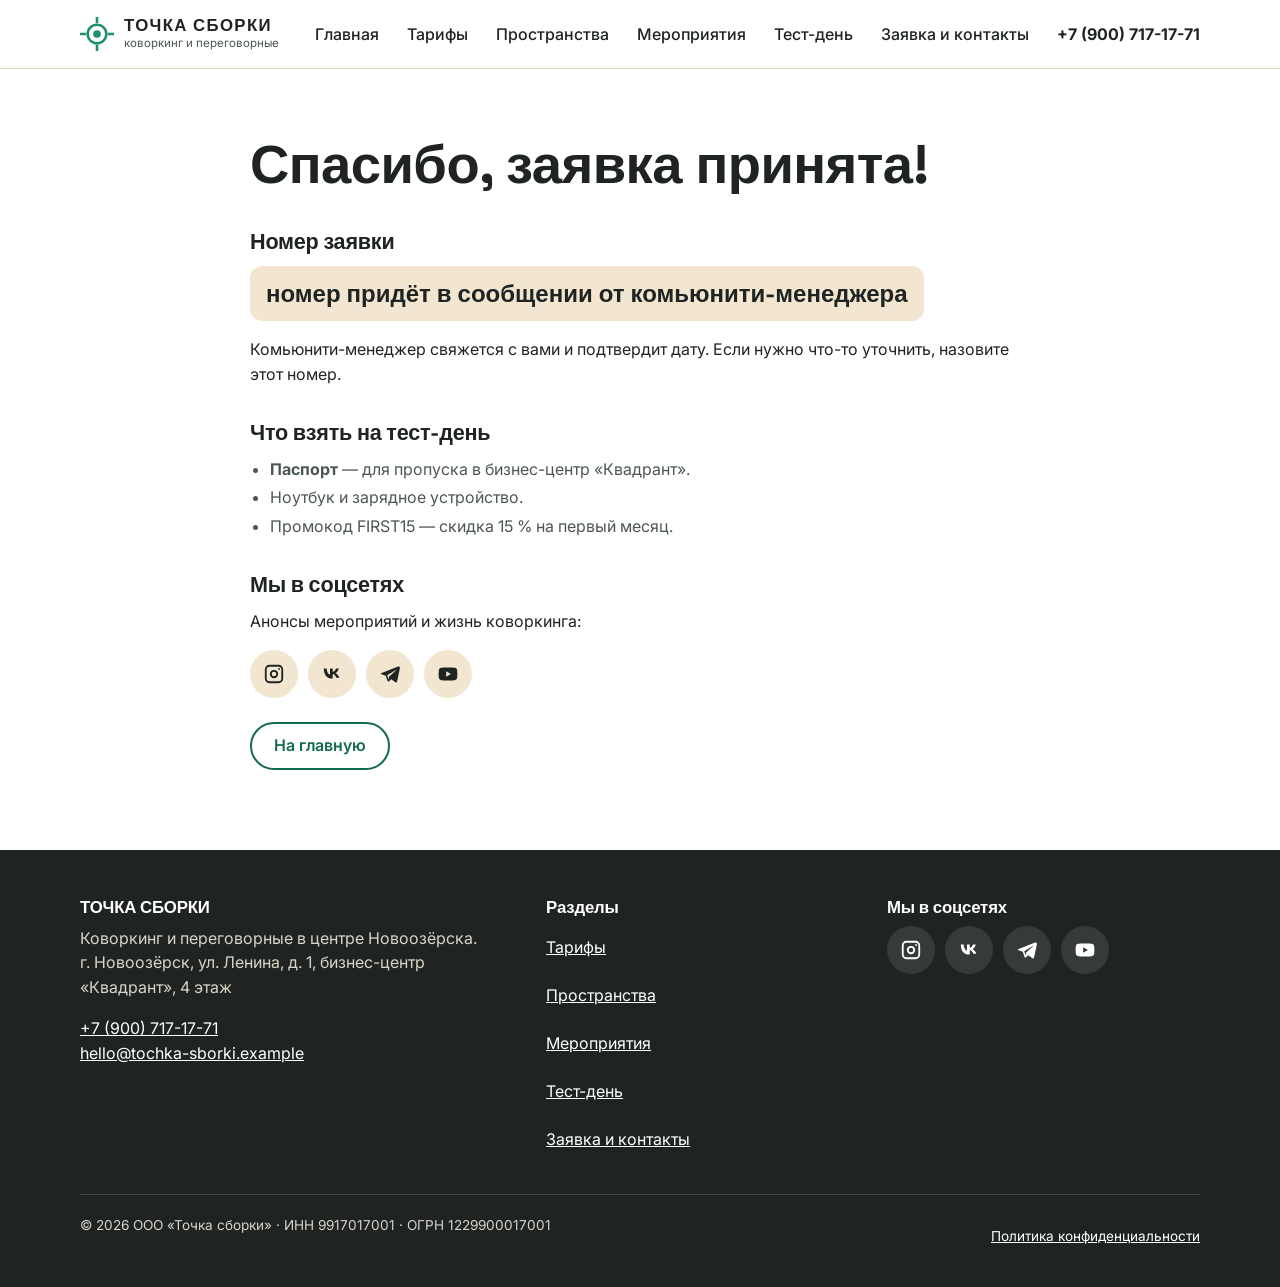
<file: thanks.html>
<!DOCTYPE html>
<html lang="ru">
<head>
  <!-- Google tag (gtag.js) -->
  <script async src="https://www.googletagmanager.com/gtag/js?id=G-GJGYBG03CN"></script>
  <script>
    window.dataLayer = window.dataLayer || [];
    function gtag(){dataLayer.push(arguments);}
    gtag('js', new Date());
    gtag('config', 'G-GJGYBG03CN');
  </script>
  <meta charset="utf-8">
  <meta name="viewport" content="width=device-width, initial-scale=1">
  <title>Заявка принята — коворкинг «Точка сборки»</title>
  <meta name="description" content="Спасибо за заявку в коворкинг «Точка сборки». Номер заявки и что взять с собой на тест-день.">
  <meta name="robots" content="noindex">
  <link rel="canonical" href="https://tz-17-kovorking-tochka-sborki.vercel.app/thanks.html">
  <meta property="og:type" content="website">
  <meta property="og:locale" content="ru_RU">
  <meta property="og:site_name" content="Точка сборки — коворкинг">
  <meta property="og:title" content="Заявка принята — коворкинг «Точка сборки»">
  <meta property="og:description" content="Спасибо за заявку в коворкинг «Точка сборки». Номер заявки и что взять с собой на тест-день.">
  <meta property="og:url" content="https://tz-17-kovorking-tochka-sborki.vercel.app/thanks.html">
  <meta property="og:image" content="https://tz-17-kovorking-tochka-sborki.vercel.app/img/og/og-thanks.jpg">
  <meta property="og:image:width" content="1200">
  <meta property="og:image:height" content="630">
  <meta name="twitter:card" content="summary_large_image">
  <meta name="theme-color" content="#1E8F6E">
  <link rel="icon" href="favicon.ico" sizes="32x32">
  <link rel="icon" href="img/favicon.svg" type="image/svg+xml">
  <link rel="apple-touch-icon" href="img/apple-touch-icon.png">
  <link rel="preconnect" href="https://fonts.googleapis.com">
  <link rel="preconnect" href="https://fonts.gstatic.com" crossorigin>
  <link rel="stylesheet" href="https://fonts.googleapis.com/css2?family=Inter:wght@400;500;600;700&family=Space+Grotesk:wght@500;700&display=swap">
  <link rel="stylesheet" href="css/style.css">
  <script src="js/analytics.js" defer></script>
  <script src="js/form.js" defer></script>
  <script src="js/main.js" defer></script>
</head>
<body>
<a class="skip-link" href="#main">Перейти к содержанию</a>
<header class="header">
  <div class="wrap header__inner">
    <a class="logo" href="index.html" aria-label="Точка сборки — на главную">
      <svg class="logo__mark" viewBox="0 0 40 40" aria-hidden="true"><circle cx="20" cy="20" r="11" fill="none" stroke="#1E8F6E" stroke-width="3"/><circle cx="20" cy="20" r="4.5" fill="#1E8F6E"/><path d="M0 20h7M33 20h7M20 0v7M20 33v7" stroke="#1E8F6E" stroke-width="3"/></svg>
      <span class="logo__text">ТОЧКА СБОРКИ<span class="logo__sub">коворкинг и переговорные</span></span>
    </a>
    <button class="nav-toggle" type="button" aria-label="Открыть меню" aria-expanded="false" aria-controls="site-nav"><span></span></button>
    <nav class="nav" id="site-nav" aria-label="Основное меню">
      <ul class="nav__list">
        <li><a class="nav__link" href="index.html">Главная</a></li>
        <li><a class="nav__link" href="tariffs.html">Тарифы</a></li>
        <li><a class="nav__link" href="spaces.html">Пространства</a></li>
        <li><a class="nav__link" href="events.html">Мероприятия</a></li>
        <li><a class="nav__link" href="free-day.html">Тест-день</a></li>
        <li><a class="nav__link" href="contacts.html">Заявка и контакты</a></li>
      </ul>
    </nav>
    <a class="header__phone" href="tel:+79007171771" data-event="contact_click" data-contact-type="phone" data-page-section="header">+7 (900) 717-17-71</a>
  </div>
</header>
<main id="main">
<section class="section">
  <div class="wrap prose">
    <h1>Спасибо, заявка принята!</h1>
    <h2>Номер заявки</h2>
    <p><span class="request-id" id="request-id">—</span></p>
    <p>Комьюнити-менеджер свяжется с вами и подтвердит дату. Если нужно что-то уточнить, назовите этот номер.</p>

    <h2>Что взять на тест-день</h2>
    <ul class="list">
      <li><b>Паспорт</b> — для пропуска в бизнес-центр «Квадрант».</li>
      <li>Ноутбук и зарядное устройство.</li>
      <li>Промокод FIRST15 — скидка 15 % на первый месяц.</li>
    </ul>

    <h2>Мы в соцсетях</h2>
    <p>Анонсы мероприятий и жизнь коворкинга:</p>
<div class="social social--dark">
  <a href="https://www.instagram.com/tochka_sborki_cowork/" target="_blank" rel="noopener" aria-label="Instagram" data-event="social_click" data-network="instagram" data-page-section="thanks"><svg viewBox="0 0 24 24" aria-hidden="true"><path d="M7 2h10a5 5 0 0 1 5 5v10a5 5 0 0 1-5 5H7a5 5 0 0 1-5-5V7a5 5 0 0 1 5-5zm0 2a3 3 0 0 0-3 3v10a3 3 0 0 0 3 3h10a3 3 0 0 0 3-3V7a3 3 0 0 0-3-3H7zm5 3.5a4.5 4.5 0 1 1 0 9 4.5 4.5 0 0 1 0-9zm0 2a2.5 2.5 0 1 0 0 5 2.5 2.5 0 0 0 0-5zM17.5 5.5a1 1 0 1 1 0 2 1 1 0 0 1 0-2z"/></svg></a>
  <a href="https://vk.com/tochka_sborki_cowork" target="_blank" rel="noopener" aria-label="ВКонтакте" data-event="social_click" data-network="vk" data-page-section="thanks"><svg viewBox="0 0 24 24" aria-hidden="true"><path d="M3 6h3.2c.2 4.4 2.1 6.3 3.6 6.7V6h3v3.8c1.5-.2 3-1.9 3.6-3.8h3c-.5 2.5-2.3 4.3-3.6 5.1 1.3.6 3.4 2.2 4.2 4.9h-3.3c-.7-2.1-2.4-3.7-3.9-3.9V17h-.4C6.2 17 3.2 13 3 6z"/></svg></a>
  <a href="https://t.me/tochka_sborki_cowork" target="_blank" rel="noopener" aria-label="Telegram" data-event="social_click" data-network="telegram" data-page-section="thanks"><svg viewBox="0 0 24 24" aria-hidden="true"><path d="M21.5 3.6 2.9 10.8c-1.3.5-1.2 1.2-.2 1.5l4.7 1.5 1.8 5.6c.2.6.4.8.9.8.4 0 .6-.2.9-.4l2.3-2.2 4.7 3.5c.9.5 1.5.2 1.7-.8l3.1-14.6c.3-1.3-.5-1.9-1.3-1.5zM9 13.4l9.3-5.9c.5-.3.9-.1.5.2l-7.9 7.2-.3 3.3L9 13.4z"/></svg></a>
  <a href="https://www.youtube.com/@tochka_sborki_cowork" target="_blank" rel="noopener" aria-label="YouTube" data-event="social_click" data-network="youtube" data-page-section="thanks"><svg viewBox="0 0 24 24" aria-hidden="true"><path d="M22 8.2c-.2-1.6-1-2.7-2.6-2.9C17 5 12 5 12 5s-5 0-7.4.3C3 5.5 2.2 6.6 2 8.2 1.8 9.6 1.8 12 1.8 12s0 2.4.2 3.8c.2 1.6 1 2.7 2.6 2.9C7 19 12 19 12 19s5 0 7.4-.3c1.6-.2 2.4-1.3 2.6-2.9.2-1.4.2-3.8.2-3.8s0-2.4-.2-3.8zM10 15V9l5.2 3L10 15z"/></svg></a>
</div>
    <p style="margin-top:24px"><a class="btn btn--ghost" href="index.html">На главную</a></p>
  </div>
</section>
</main>
<footer class="footer">
  <div class="wrap">
    <div class="footer__grid">
      <div>
        <h2>ТОЧКА СБОРКИ</h2>
        <p>Коворкинг и переговорные в центре Новоозёрска.<br>г. Новоозёрск, ул. Ленина, д. 1, бизнес-центр «Квадрант», 4 этаж</p>
        <p><a href="tel:+79007171771" data-event="contact_click" data-contact-type="phone" data-page-section="footer">+7 (900) 717-17-71</a><br>
        <a href="mailto:hello@tochka-sborki.example" data-event="contact_click" data-contact-type="email" data-page-section="footer">hello@tochka-sborki.example</a></p>
      </div>
      <div>
        <h2>Разделы</h2>
        <ul class="footer__list">
          <li><a href="tariffs.html">Тарифы</a></li>
          <li><a href="spaces.html">Пространства</a></li>
          <li><a href="events.html">Мероприятия</a></li>
          <li><a href="free-day.html">Тест-день</a></li>
          <li><a href="contacts.html">Заявка и контакты</a></li>
        </ul>
      </div>
      <div>
        <h2>Мы в соцсетях</h2>
<div class="social">
  <a href="https://www.instagram.com/tochka_sborki_cowork/" target="_blank" rel="noopener" aria-label="Instagram" data-event="social_click" data-network="instagram" data-page-section="footer"><svg viewBox="0 0 24 24" aria-hidden="true"><path d="M7 2h10a5 5 0 0 1 5 5v10a5 5 0 0 1-5 5H7a5 5 0 0 1-5-5V7a5 5 0 0 1 5-5zm0 2a3 3 0 0 0-3 3v10a3 3 0 0 0 3 3h10a3 3 0 0 0 3-3V7a3 3 0 0 0-3-3H7zm5 3.5a4.5 4.5 0 1 1 0 9 4.5 4.5 0 0 1 0-9zm0 2a2.5 2.5 0 1 0 0 5 2.5 2.5 0 0 0 0-5zM17.5 5.5a1 1 0 1 1 0 2 1 1 0 0 1 0-2z"/></svg></a>
  <a href="https://vk.com/tochka_sborki_cowork" target="_blank" rel="noopener" aria-label="ВКонтакте" data-event="social_click" data-network="vk" data-page-section="footer"><svg viewBox="0 0 24 24" aria-hidden="true"><path d="M3 6h3.2c.2 4.4 2.1 6.3 3.6 6.7V6h3v3.8c1.5-.2 3-1.9 3.6-3.8h3c-.5 2.5-2.3 4.3-3.6 5.1 1.3.6 3.4 2.2 4.2 4.9h-3.3c-.7-2.1-2.4-3.7-3.9-3.9V17h-.4C6.2 17 3.2 13 3 6z"/></svg></a>
  <a href="https://t.me/tochka_sborki_cowork" target="_blank" rel="noopener" aria-label="Telegram" data-event="social_click" data-network="telegram" data-page-section="footer"><svg viewBox="0 0 24 24" aria-hidden="true"><path d="M21.5 3.6 2.9 10.8c-1.3.5-1.2 1.2-.2 1.5l4.7 1.5 1.8 5.6c.2.6.4.8.9.8.4 0 .6-.2.9-.4l2.3-2.2 4.7 3.5c.9.5 1.5.2 1.7-.8l3.1-14.6c.3-1.3-.5-1.9-1.3-1.5zM9 13.4l9.3-5.9c.5-.3.9-.1.5.2l-7.9 7.2-.3 3.3L9 13.4z"/></svg></a>
  <a href="https://www.youtube.com/@tochka_sborki_cowork" target="_blank" rel="noopener" aria-label="YouTube" data-event="social_click" data-network="youtube" data-page-section="footer"><svg viewBox="0 0 24 24" aria-hidden="true"><path d="M22 8.2c-.2-1.6-1-2.7-2.6-2.9C17 5 12 5 12 5s-5 0-7.4.3C3 5.5 2.2 6.6 2 8.2 1.8 9.6 1.8 12 1.8 12s0 2.4.2 3.8c.2 1.6 1 2.7 2.6 2.9C7 19 12 19 12 19s5 0 7.4-.3c1.6-.2 2.4-1.3 2.6-2.9.2-1.4.2-3.8.2-3.8s0-2.4-.2-3.8zM10 15V9l5.2 3L10 15z"/></svg></a>
</div>
      </div>
    </div>
    <div class="footer__bottom">
      <span>© 2026 ООО «Точка сборки» · ИНН 9917017001 · ОГРН 1229900017001</span>
      <a href="privacy.html">Политика конфиденциальности</a>
    </div>
  </div>
</footer>
</body>
</html>
</file>
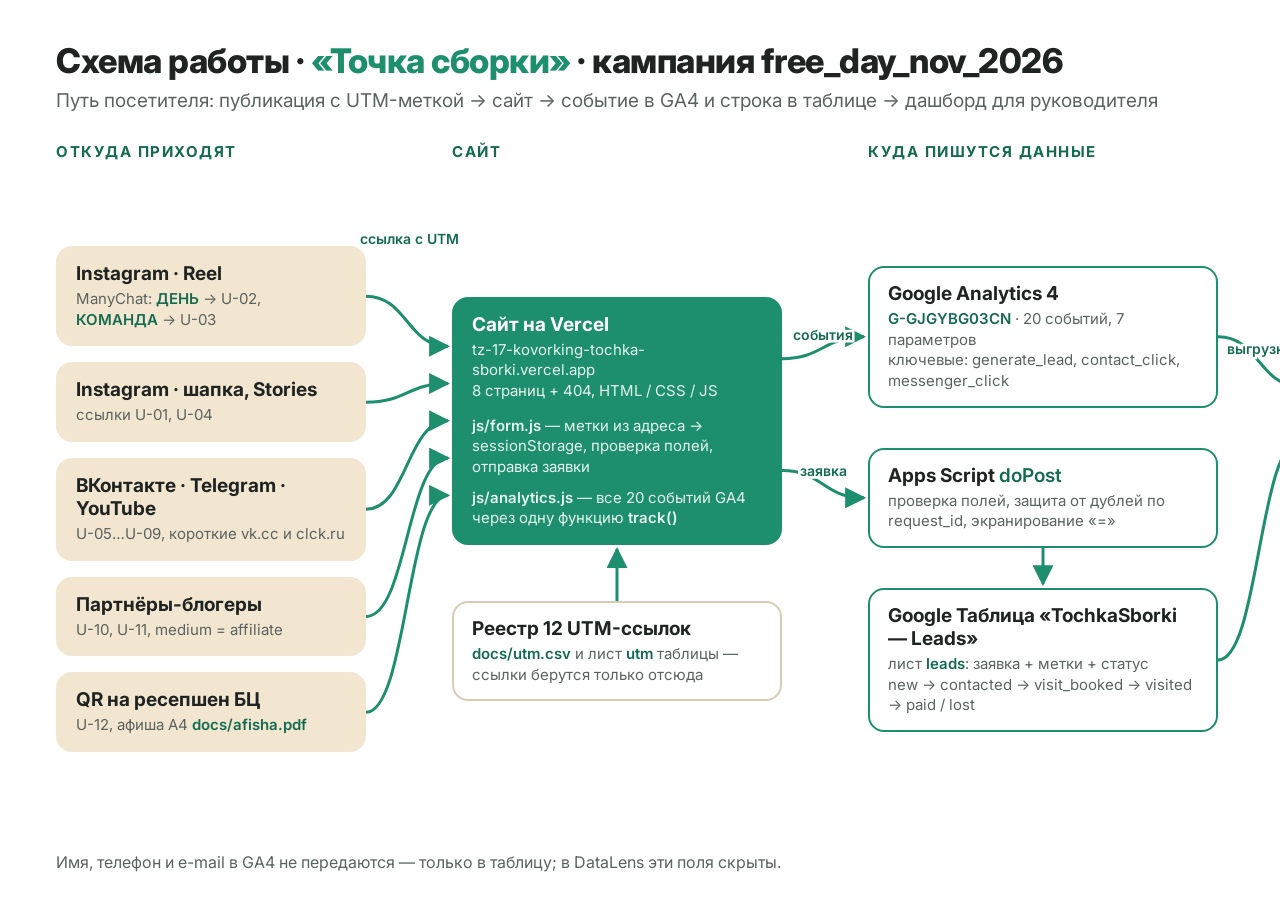
<file: presentation/src/scheme.html>
<!DOCTYPE html>
<html lang="ru">
<head>
<meta charset="utf-8">
<title>Схема работы — Точка сборки</title>
<link rel="stylesheet" href="https://fonts.googleapis.com/css2?family=Inter:wght@400;500;600;700;800&display=swap">
<style>
  :root { --green:#1E8F6E; --green-d:#146B52; --sand:#F2E6D0; --ink:#1F2422; --muted:#5b625f; --line:#d8ccb4; }
  * { box-sizing:border-box; margin:0; padding:0; }
  body { width:1600px; height:900px; font-family:Inter, sans-serif; color:var(--ink); background:#fff; position:relative; overflow:hidden; padding:40px 56px; }
  h1 { font-size:34px; font-weight:800; letter-spacing:-.5px; }
  h1 span { color:var(--green); }
  .sub { margin-top:8px; font-size:19px; color:var(--muted); }
  .grid { display:grid; grid-template-columns:310px 330px 350px 270px; column-gap:86px; margin-top:34px; position:relative; z-index:1; }
  .col { display:flex; flex-direction:column; gap:16px; justify-content:center; }
  .col-title { font-size:15px; font-weight:700; text-transform:uppercase; letter-spacing:1.5px; color:var(--green-d); margin-bottom:4px; }
  .head { display:grid; grid-template-columns:310px 330px 350px 270px; column-gap:86px; margin-top:30px; }
  .grid { margin-top:14px; height:640px; }
  .box { border-radius:16px; padding:14px 18px; background:#fff; border:2px solid var(--line); }
  .box b { display:block; font-size:19px; font-weight:700; margin-bottom:4px; }
  .box small { display:block; font-size:15px; color:var(--muted); line-height:1.38; }
  .box code { font-family:Inter, sans-serif; font-weight:600; color:var(--green-d); }
  .src { background:var(--sand); border-color:var(--sand); }
  .hub { background:var(--green); border-color:var(--green); color:#fff; }
  .hub small, .hub code { color:#e6f5ee; }
  .data { border-color:var(--green); }
  .dl { background:var(--ink); border-color:var(--ink); color:#fff; }
  .dl small { color:#c9d0cd; }
  svg { position:absolute; inset:0; z-index:0; }
  .lbl { font:600 14px Inter, sans-serif; fill:var(--green-d); paint-order:stroke; stroke:#fff; stroke-width:5px; }
  .foot { position:absolute; left:56px; bottom:28px; font-size:16px; color:var(--muted); }
</style>
</head>
<body>
<h1>Схема работы · <span>«Точка сборки»</span> · кампания free_day_nov_2026</h1>
<p class="sub">Путь посетителя: публикация с UTM-меткой → сайт → событие в GA4 и строка в таблице → дашборд для руководителя</p>

<div class="head">
  <div class="col-title">Откуда приходят</div><div class="col-title">Сайт</div>
  <div class="col-title">Куда пишутся данные</div><div class="col-title">Что видит бизнес</div>
</div>
<div class="grid">
  <div class="col">
    <div class="box src" id="s1"><b>Instagram · Reel</b><small>ManyChat: <code>ДЕНЬ</code> → U-02, <code>КОМАНДА</code> → U-03</small></div>
    <div class="box src" id="s2"><b>Instagram · шапка, Stories</b><small>ссылки U-01, U-04</small></div>
    <div class="box src" id="s3"><b>ВКонтакте · Telegram · YouTube</b><small>U-05…U-09, короткие vk.cc и clck.ru</small></div>
    <div class="box src" id="s4"><b>Партнёры-блогеры</b><small>U-10, U-11, medium = affiliate</small></div>
    <div class="box src" id="s5"><b>QR на ресепшен БЦ</b><small>U-12, афиша A4 <code>docs/afisha.pdf</code></small></div>
  </div>
  <div class="col" style="gap:56px">
    <div class="box hub" id="site">
      <b>Сайт на Vercel</b>
      <small>tz-17-kovorking-tochka-sborki.vercel.app<br>8 страниц + 404, HTML / CSS / JS</small>
      <small style="margin-top:14px"><code>js/form.js</code> — метки из адреса → sessionStorage, проверка полей, отправка заявки</small>
      <small style="margin-top:10px"><code>js/analytics.js</code> — все 20 событий GA4 через одну функцию <code>track()</code></small>
    </div>
    <div class="box" id="utm"><b>Реестр 12 UTM-ссылок</b><small><code>docs/utm.csv</code> и лист <code>utm</code> таблицы — ссылки берутся только отсюда</small></div>
  </div>
  <div class="col" style="gap:40px">
    <div class="box data" id="ga"><b>Google Analytics 4</b><small><code>G-GJGYBG03CN</code> · 20 событий, 7 параметров<br>ключевые: generate_lead, contact_click, messenger_click</small></div>
    <div class="box data" id="as"><b>Apps Script <code>doPost</code></b><small>проверка полей, защита от дублей по request_id, экранирование «=»</small></div>
    <div class="box data" id="sh"><b>Google Таблица «TochkaSborki — Leads»</b><small>лист <code>leads</code>: заявка + метки + статус<br>new → contacted → visit_booked → visited → paid / lost</small></div>
  </div>
  <div class="col" style="gap:56px">
    <div class="box dl" id="dl"><b>Yandex DataLens</b><small>вкладки «Трафик», «Заявки», «Кампании»: сеансы, заявки и оплаты по каждому каналу</small></div>
    <div class="box" id="boss"><b>Руководитель</b><small>видит, какой канал приводит клиентов, и делит бюджет по данным</small></div>
  </div>
</div>
<svg id="svg" width="1600" height="900">
  <defs><marker id="a" viewBox="0 0 10 10" refX="9" refY="5" markerWidth="7" markerHeight="7" orient="auto"><path d="M0 0L10 5L0 10z" fill="#1E8F6E"/></marker></defs>
</svg>
<p class="foot">Имя, телефон и e-mail в GA4 не передаются — только в таблицу; в DataLens эти поля скрыты.</p>
<script>
  const svg = document.getElementById('svg');
  const r = id => document.getElementById(id).getBoundingClientRect();
  function path(d) { const p = document.createElementNS('http://www.w3.org/2000/svg','path'); p.setAttribute('d', d); p.setAttribute('stroke','#1E8F6E'); p.setAttribute('stroke-width','3'); p.setAttribute('fill','none'); p.setAttribute('marker-end','url(#a)'); svg.appendChild(p); }
  function label(x, y, t) { const e = document.createElementNS('http://www.w3.org/2000/svg','text'); e.setAttribute('x', x); e.setAttribute('y', y); e.setAttribute('class','lbl'); e.setAttribute('text-anchor','middle'); e.textContent = t; svg.appendChild(e); }
  function h(a, b, fy, ty, txt) { // horizontal curve from right of a to left of b
    const A = r(a), B = r(b); const x1 = A.right, y1 = A.top + A.height * (fy ?? .5), x2 = B.left - 4, y2 = B.top + B.height * (ty ?? .5); const mx = (x1 + x2) / 2;
    path(`M${x1} ${y1} C ${mx} ${y1}, ${mx} ${y2}, ${x2} ${y2}`); if (txt) label(mx, (y1 + y2) / 2 - 8, txt);
  }
  function v(a, b, txt) { const A = r(a), B = r(b); const x = A.left + A.width / 2; path(`M${x} ${A.bottom} L ${x} ${B.top - 4}`); if (txt) label(x + 34, (A.bottom + B.top) / 2 + 5, txt); }
  document.fonts.ready.then(() => {
    const ty = [.2, .35, .5, .65, .8];
    ['s1','s2','s3','s4','s5'].forEach((s, i) => h(s, 'site', .5, ty[i]));
    label((r('s1').right + r('site').left) / 2, r('s1').top - 2, 'ссылка с UTM');
    h('site', 'ga', .25, .5, 'события');
    h('site', 'as', .7, .5, 'заявка');
    v('as', 'sh', '');
    h('ga', 'dl', .5, .3, 'выгрузка');
    h('sh', 'dl', .5, .75, '');
    v('dl', 'boss', '');
    const U = r('utm'), S = r('site'); path(`M${U.left + U.width/2} ${U.top} L ${U.left + U.width/2} ${S.bottom + 4}`);
  });
</script>
</body>
</html>
</file>
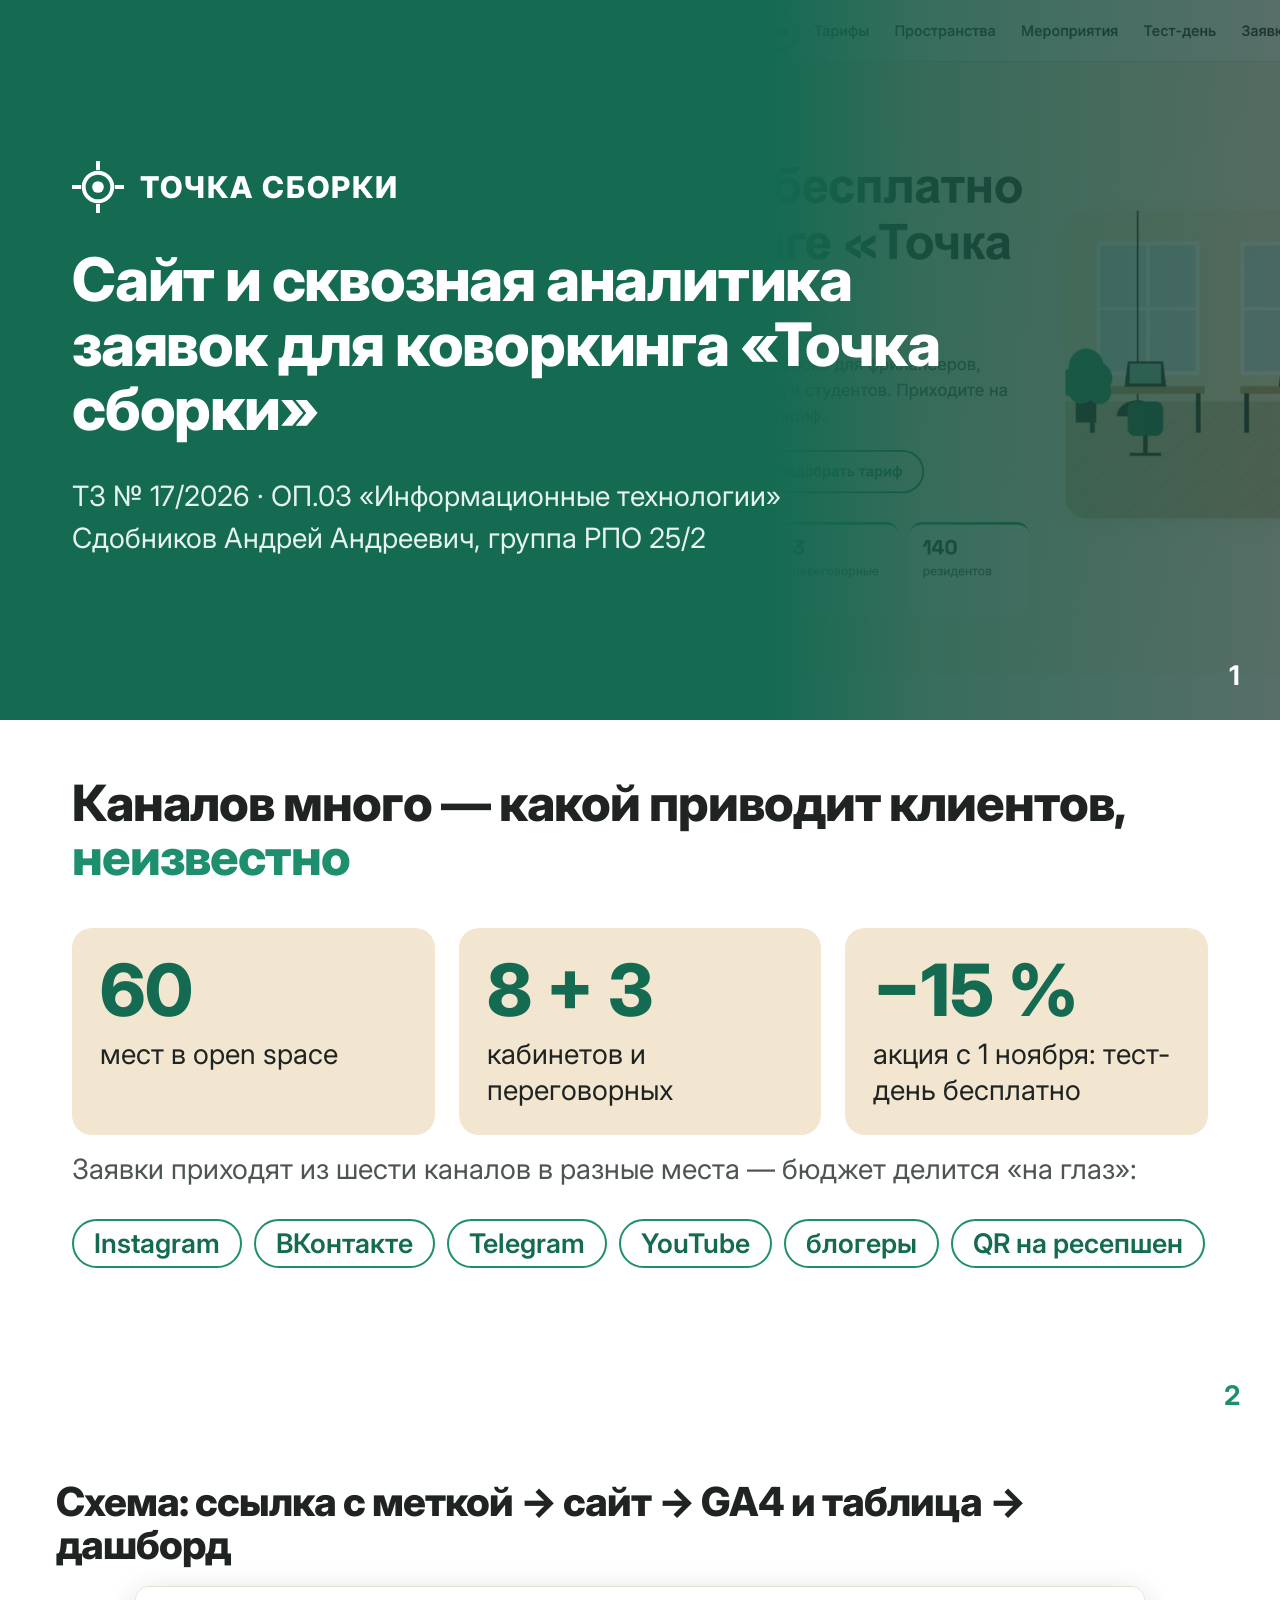
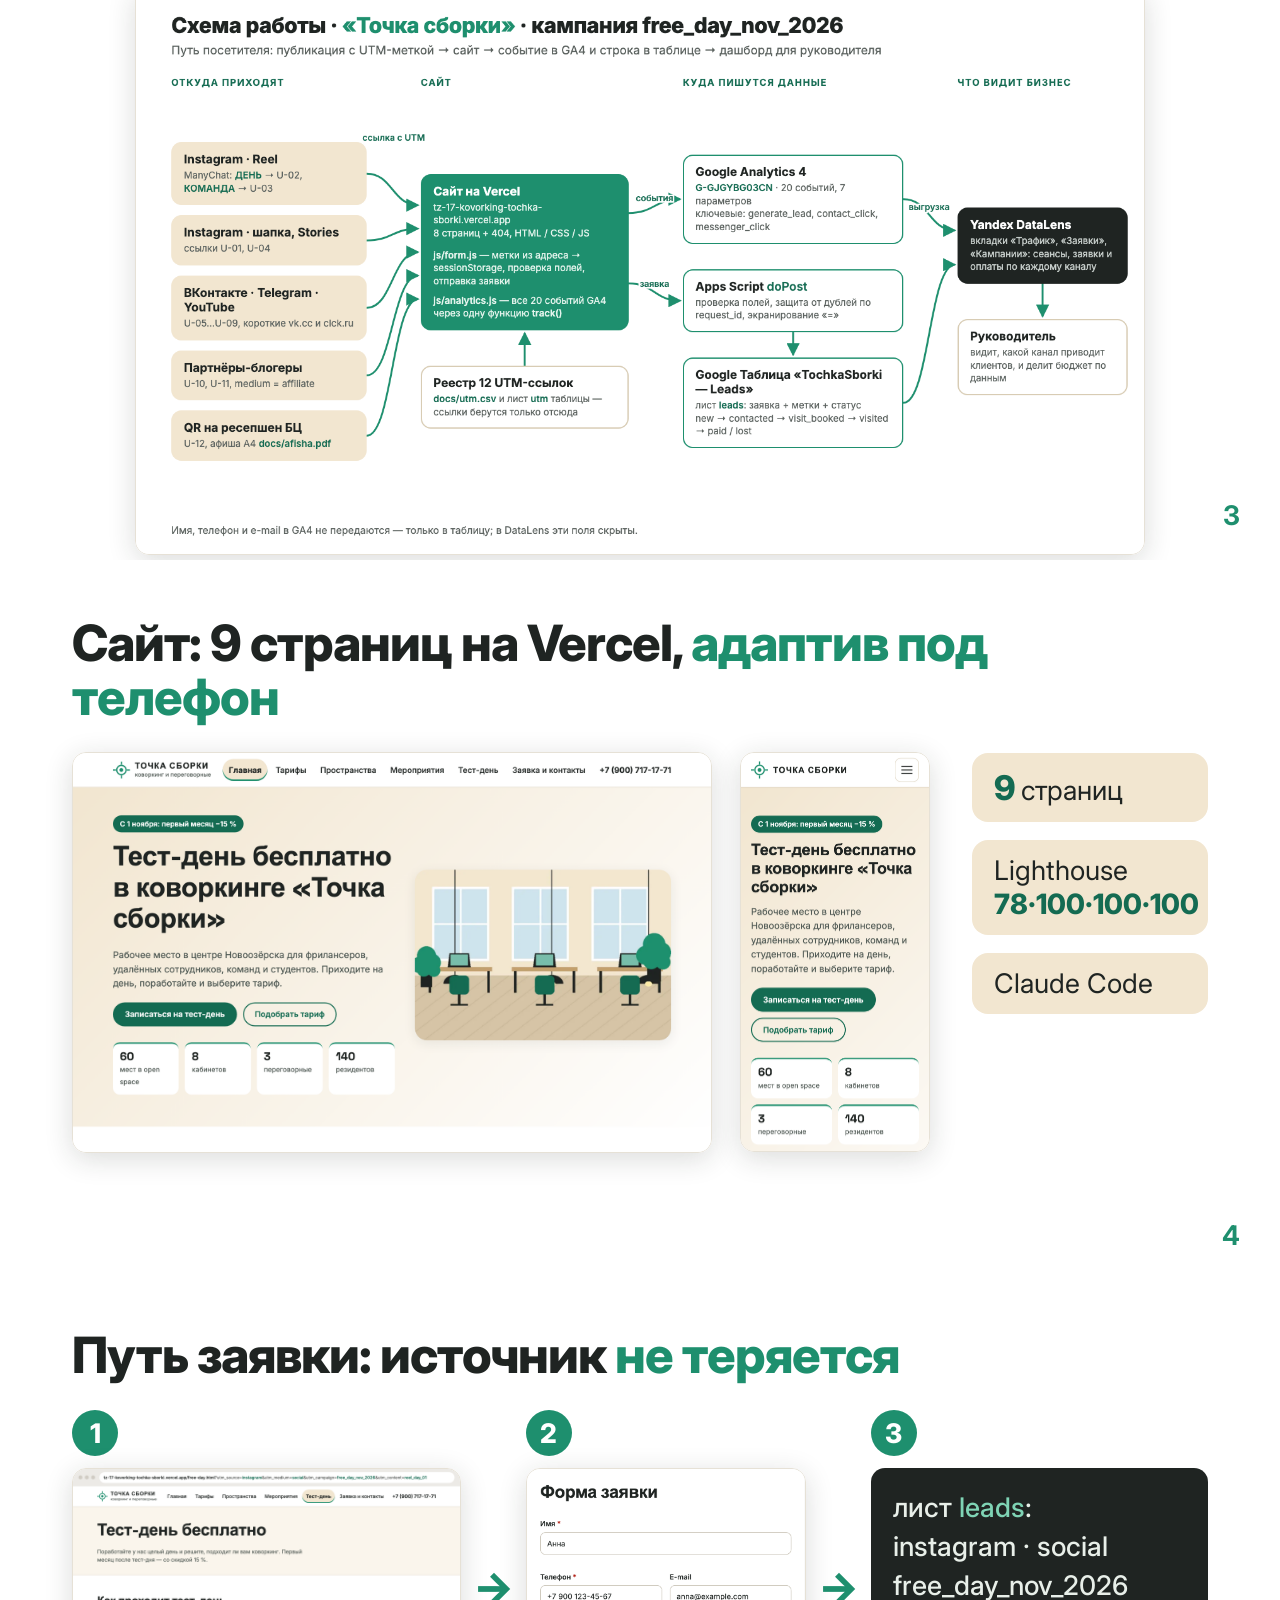
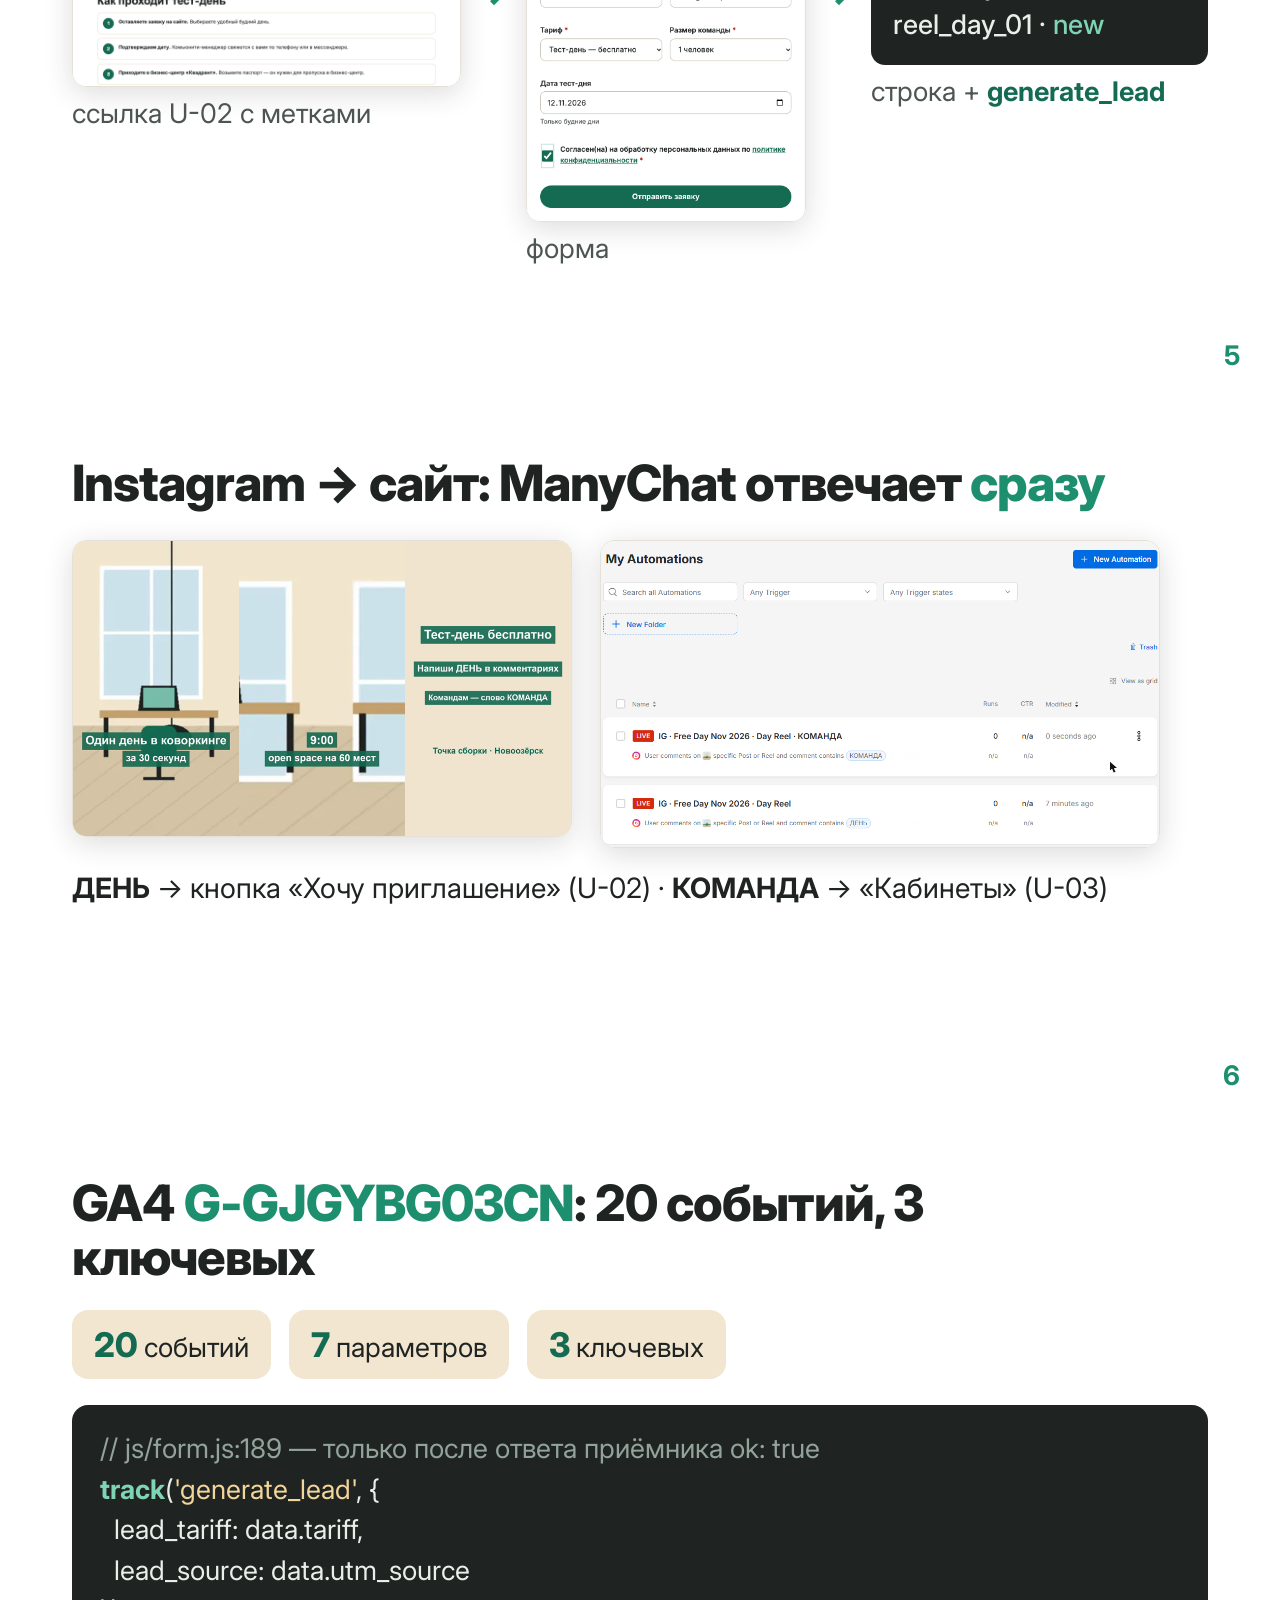
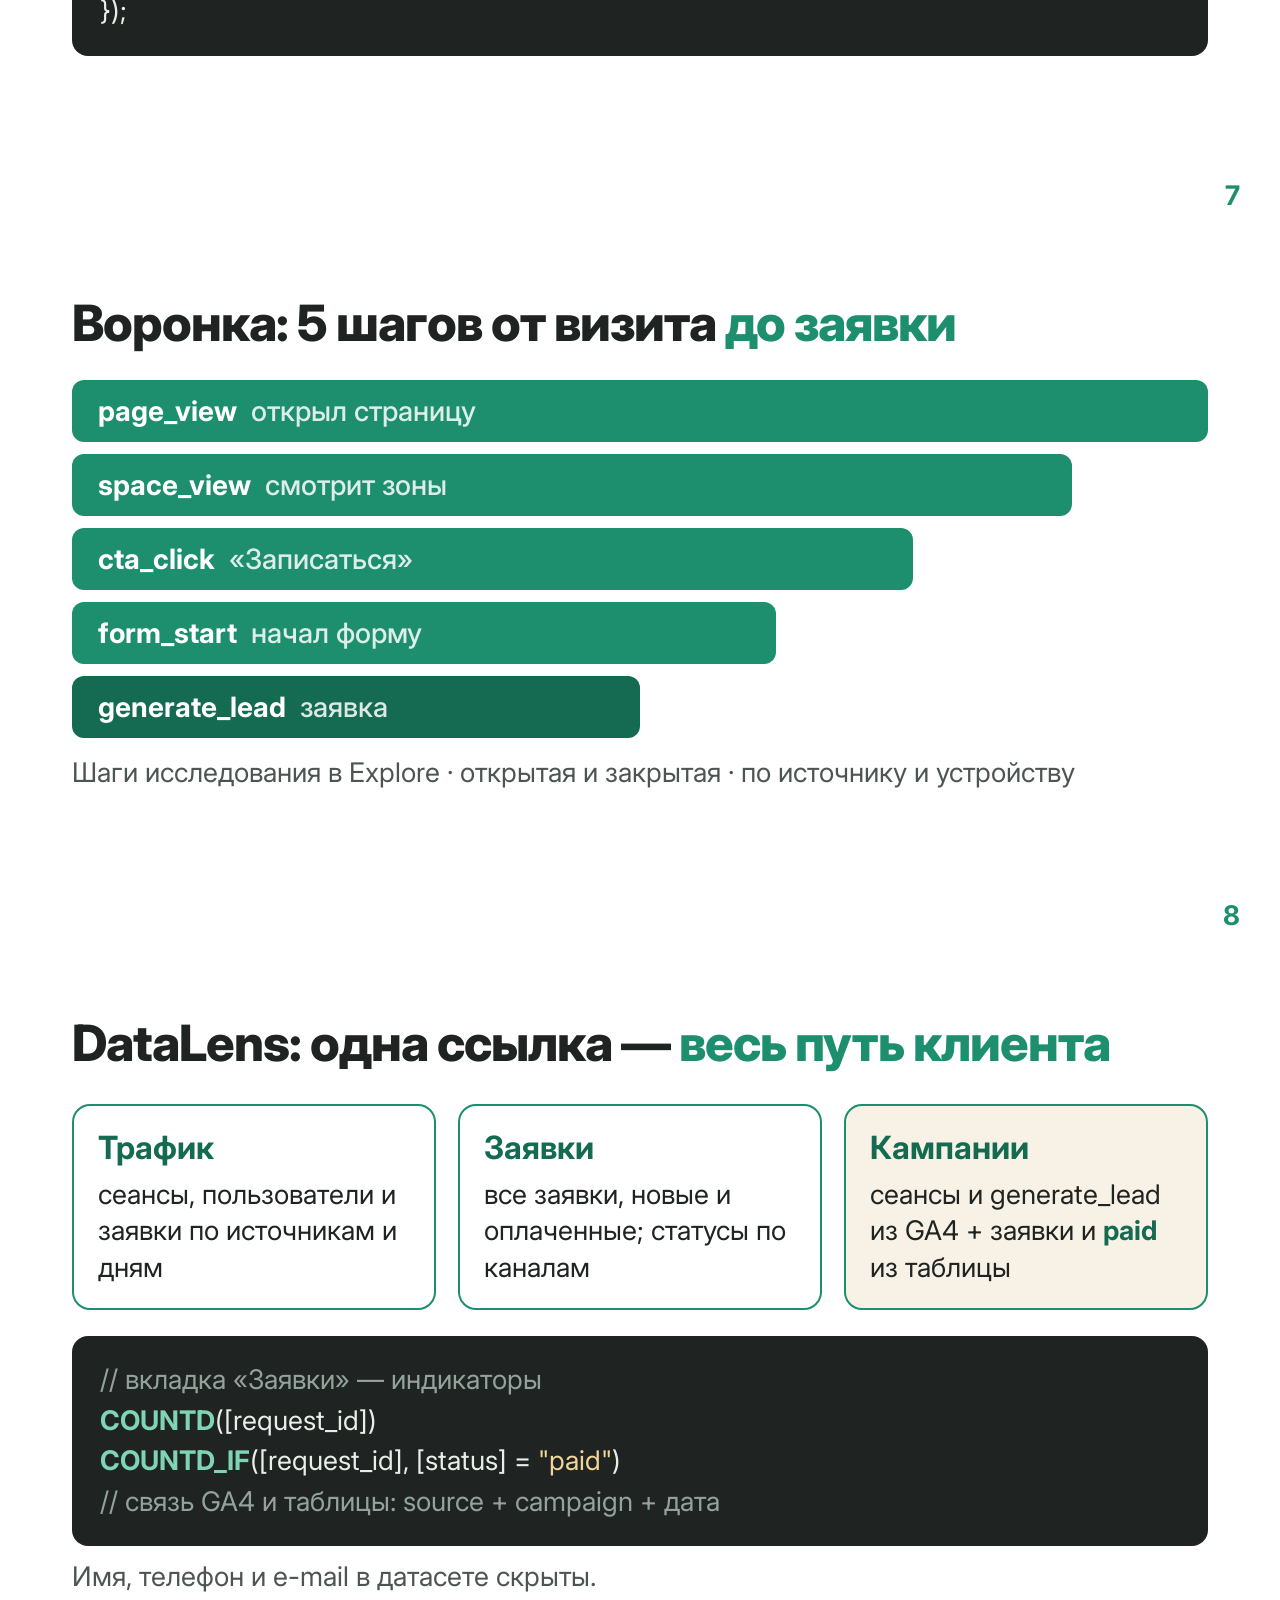
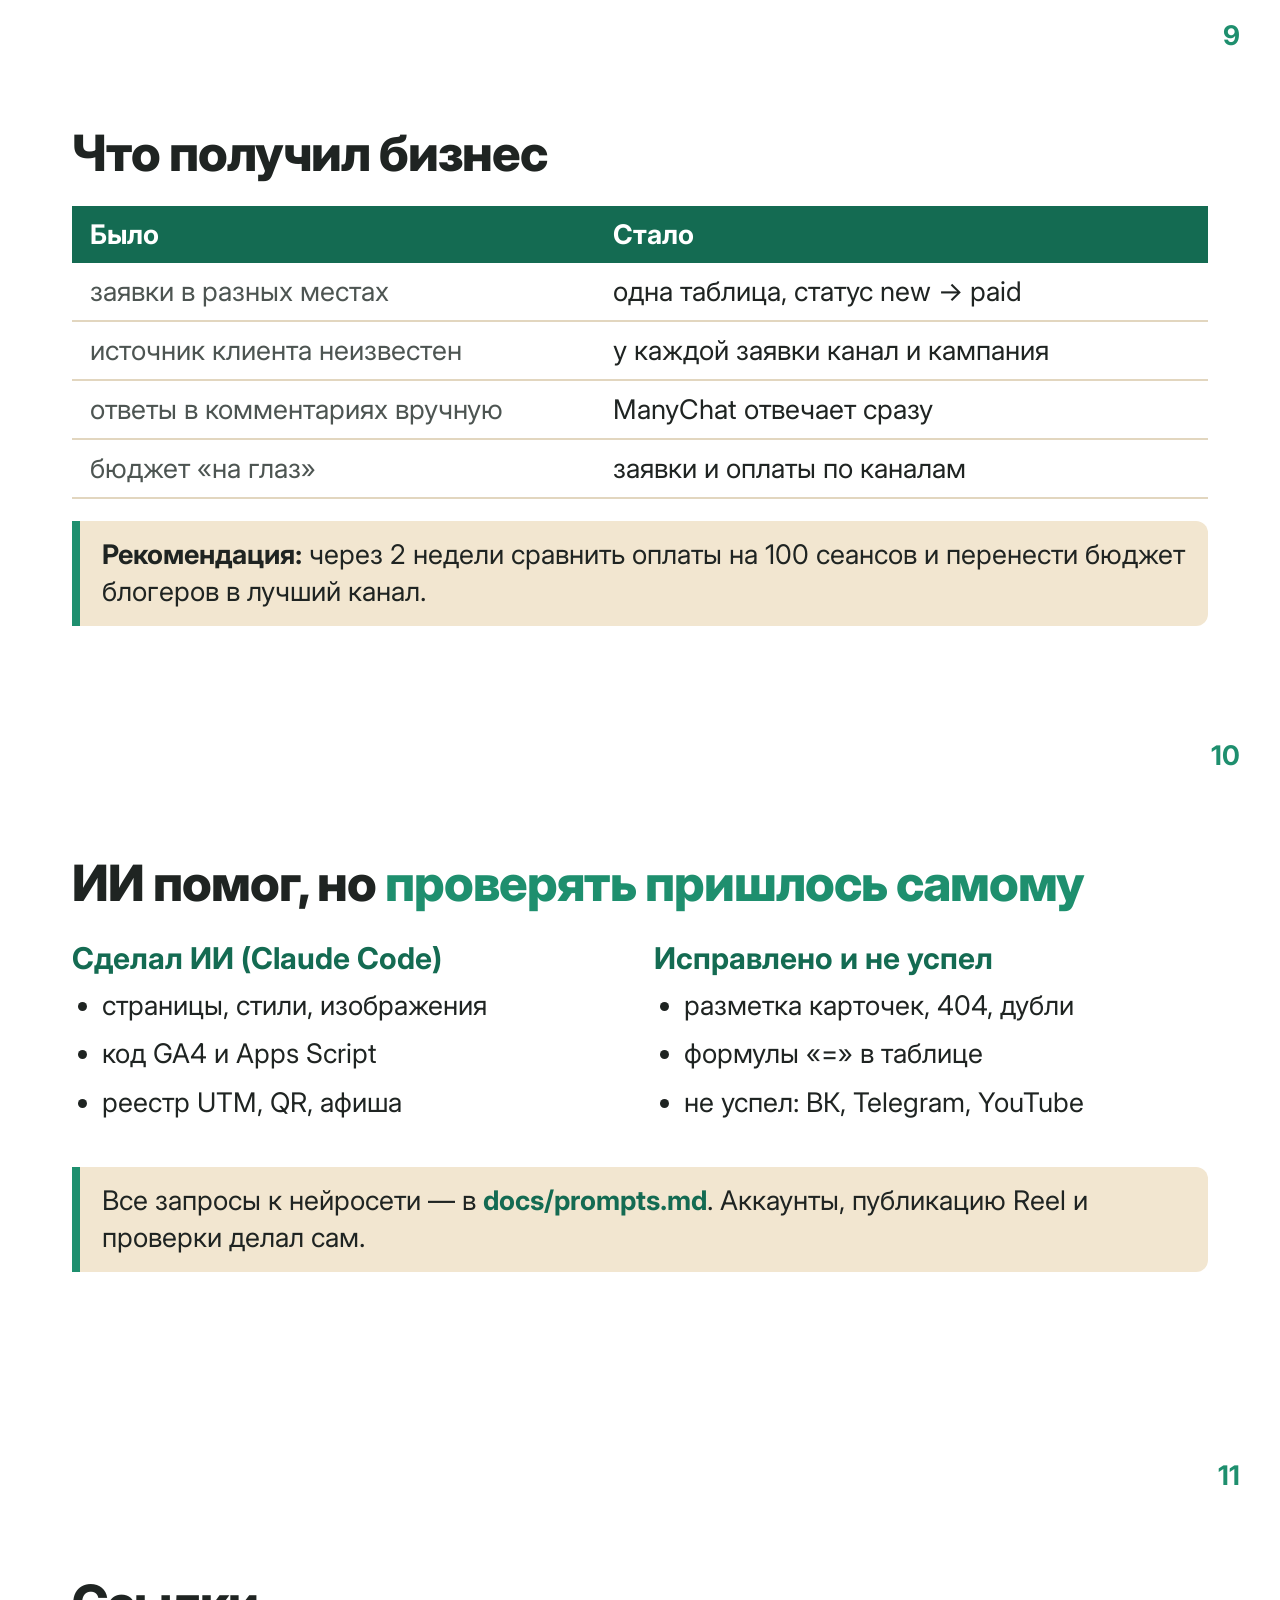
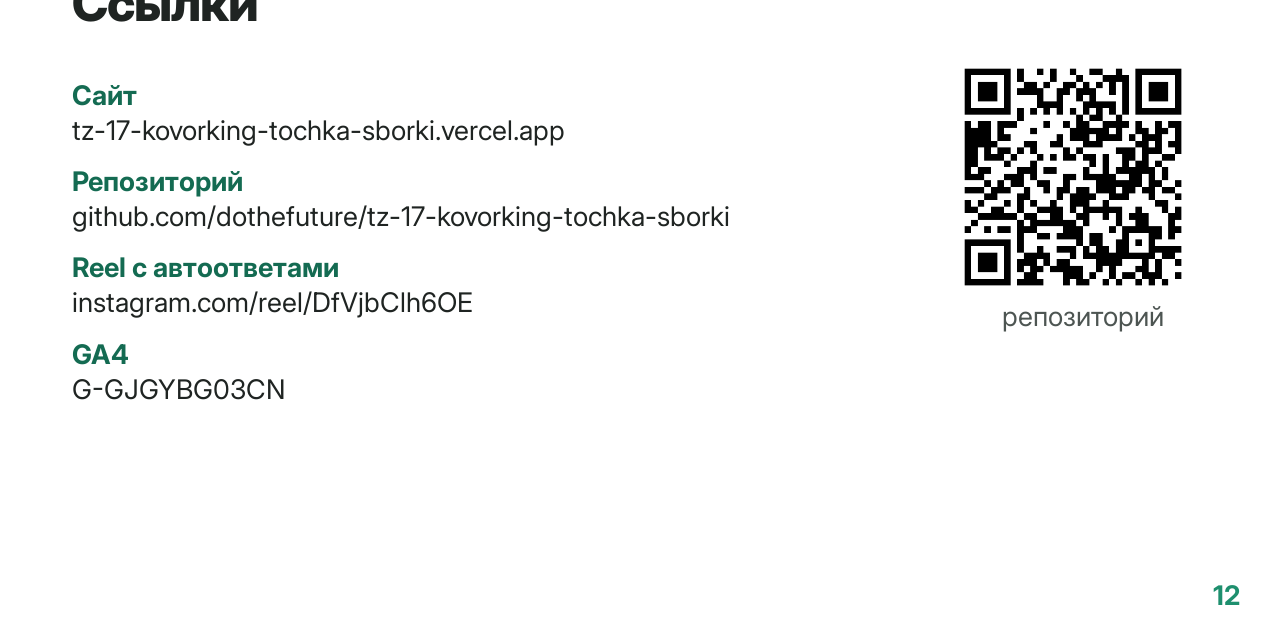
<file: presentation/src/slides.html>
<!DOCTYPE html>
<html lang="ru">
<head>
<meta charset="utf-8">
<title>Защита курсовой — Точка сборки</title>
<link rel="stylesheet" href="https://fonts.googleapis.com/css2?family=Inter:wght@400;500;600;700;800&display=swap">
<style>
  /* 1280×720 px = 13.33×7.5 in; 1 px = 0.75 pt → минимальный кегль 27 px ≈ 20 pt */
  @page { size: 1280px 720px; margin: 0; }
  :root { --green:#1E8F6E; --green-d:#146B52; --sand:#F2E6D0; --sand-l:#F8F2E6; --ink:#1F2422; --muted:#4d5552; --line:#e2d6bf; }
  * { box-sizing:border-box; margin:0; padding:0; }
  html, body { background:#888; }
  body { font-family:Inter, sans-serif; color:var(--ink); -webkit-print-color-adjust:exact; print-color-adjust:exact; }
  .slide { width:1280px; height:720px; position:relative; overflow:hidden; background:#fff; padding:56px 72px; page-break-after:always; break-after:page; }
  .slide + .slide { margin-top:0; }
  .num { position:absolute; right:40px; bottom:28px; font-size:27px; font-weight:700; color:var(--green); }
  .brand { position:absolute; left:72px; bottom:30px; font-size:27px; font-weight:700; letter-spacing:.5px; color:var(--muted); display:flex; align-items:center; gap:12px; }
  .brand svg { width:30px; height:30px; }
  h2 { font-size:50px; line-height:1.08; font-weight:800; letter-spacing:-1px; max-width:1100px; }
  h2 em { font-style:normal; color:var(--green); }
  .lead { font-size:28px; line-height:1.35; color:var(--muted); margin-top:16px; max-width:1100px; }
  .t { font-size:28px; line-height:1.35; }
  .shot { border-radius:14px; box-shadow:0 6px 28px rgba(31,36,34,.16); border:1px solid #e6e1d6; display:block; }
  .cap { font-size:27px; color:var(--muted); margin-top:10px; }
  .pill { display:inline-block; background:var(--green); color:#fff; border-radius:40px; padding:6px 22px; font-size:27px; font-weight:700; }
  code { font-family:Inter, sans-serif; font-weight:700; color:var(--green-d); }
  .sand { background:var(--sand-l); }

  /* 1 — title */
  .s1 { padding:0; background:var(--ink); }
  .s1 .bg { position:absolute; top:0; bottom:0; right:0; left:60%; background:url(../../screens/kursovaya/01-site-home.png) center/cover; opacity:.35; }
  .s1 .in { position:absolute; inset:0; padding:72px; display:flex; flex-direction:column; justify-content:center; color:#fff; background:linear-gradient(90deg, #146B52 0%, #146B52 60%, rgba(20,107,82,.6) 72%, rgba(20,107,82,.25) 100%); }
  .s1 .logo { display:flex; align-items:center; gap:16px; font-size:30px; font-weight:800; letter-spacing:2px; }
  .s1 .logo svg { width:52px; height:52px; }
  .s1 h1 { font-size:60px; line-height:1.08; font-weight:800; letter-spacing:-1.2px; margin-top:34px; max-width:960px; }
  .s1 .meta { font-size:28px; line-height:1.5; margin-top:34px; color:#e6f3ee; }
  .s1 .num { color:#fff; }

  /* 2 — problem */
  .big { display:grid; grid-template-columns:repeat(3, 1fr); gap:24px; margin-top:44px; }
  .big div { background:var(--sand); border-radius:20px; padding:26px 28px; }
  .big b { display:block; font-size:72px; font-weight:800; color:var(--green-d); line-height:1; }
  .big span { display:block; font-size:28px; margin-top:10px; line-height:1.3; }
  .chips { display:flex; flex-wrap:wrap; gap:12px; margin-top:30px; }
  .chips span { border:2px solid var(--green); color:var(--green-d); border-radius:40px; padding:6px 20px; font-size:27px; font-weight:600; }

  /* 4 — site */
  .row { display:flex; gap:28px; align-items:flex-start; margin-top:28px; }
  .facts { display:flex; gap:18px; margin-top:26px; }
  .facts div { background:var(--sand); border-radius:16px; padding:14px 22px; font-size:27px; }
  .facts b { color:var(--green-d); font-size:34px; font-weight:800; margin-right:6px; }

  /* 5 — lead path */
  .path { display:flex; align-items:flex-start; gap:12px; margin-top:28px; }
  .step { flex:1; }
  .step .n { width:46px; height:46px; border-radius:50%; background:var(--green); color:#fff; font-size:27px; font-weight:800; display:flex; align-items:center; justify-content:center; margin-bottom:12px; }
  .arrow { font-size:44px; color:var(--green); margin-top:150px; font-weight:800; }
  .json { background:var(--ink); color:#e8efe9; border-radius:14px; padding:20px 22px; font-size:27px; line-height:1.45; font-weight:500; }
  .json i { font-style:normal; color:#7fd4b5; }

  /* code */
  pre.code { background:var(--ink); color:#e8efe9; border-radius:16px; padding:24px 28px; font-family:Inter, sans-serif; font-size:27px; line-height:1.5; white-space:pre; }
  pre.code .c { color:#93a39c; }
  pre.code .k { color:#7fd4b5; font-weight:700; }
  pre.code .s { color:#f2d59b; }

  /* funnel */
  .funnel { display:flex; flex-direction:column; gap:12px; margin-top:30px; }
  .funnel div { background:var(--green); color:#fff; border-radius:12px; height:62px; display:flex; align-items:center; padding:0 26px; font-size:28px; font-weight:700; }
  .funnel div span { font-weight:500; opacity:.85; margin-left:14px; }

  /* tabs dl */
  .tabs3 { display:grid; grid-template-columns:repeat(3,1fr); gap:22px; margin-top:34px; }
  .tabs3 div { border:2px solid var(--green); border-radius:18px; padding:22px 24px; }
  .tabs3 b { display:block; font-size:32px; color:var(--green-d); margin-bottom:10px; }
  .tabs3 p { font-size:27px; line-height:1.35; }

  /* table */
  table { border-collapse:collapse; width:100%; margin-top:26px; font-size:27px; }
  th { text-align:left; font-weight:700; color:#fff; background:var(--green-d); padding:12px 18px; }
  td { padding:11px 18px; border-bottom:2px solid var(--line); line-height:1.3; }
  td:first-child { color:var(--muted); width:46%; }
  .reco { margin-top:22px; background:var(--sand); border-left:8px solid var(--green); padding:16px 22px; font-size:27px; line-height:1.35; border-radius:0 12px 12px 0; }

  /* ai */
  .cols { display:grid; grid-template-columns:1fr 1fr; gap:28px; margin-top:30px; }
  .cols h3 { font-size:30px; color:var(--green-d); margin-bottom:12px; }
  .cols li { font-size:27px; line-height:1.35; margin:0 0 12px 30px; }

  /* links */
  .links { display:grid; grid-template-columns:1fr 250px; gap:40px; margin-top:32px; align-items:start; }
  .links dl { font-size:27px; line-height:1.3; }
  .links dt { font-weight:700; color:var(--green-d); margin-top:16px; }
  .links dd { word-break:break-all; }
  .qr { text-align:center; font-size:27px; color:var(--muted); }
  .qr img { width:230px; height:230px; display:block; margin-bottom:8px; }

  @media print { html, body { background:#fff; } }
</style>
</head>
<body>

<!-- 1. Титул -->
<section class="slide s1" data-notes="Здравствуйте. Моя курсовая — по ТЗ № 17: сайт и сквозная аналитика заявок для коворкинга «Точка сборки» в Новоозёрске.">
  <div class="bg"></div>
  <div class="in">
    <div class="logo"><svg viewBox="0 0 40 40"><circle cx="20" cy="20" r="11" fill="none" stroke="#fff" stroke-width="3"/><circle cx="20" cy="20" r="4.5" fill="#fff"/><path d="M0 20h7M33 20h7M20 0v7M20 33v7" stroke="#fff" stroke-width="3"/></svg>ТОЧКА СБОРКИ</div>
    <h1>Сайт и сквозная аналитика заявок для коворкинга «Точка сборки»</h1>
    <div class="meta">ТЗ № 17/2026 · ОП.03 «Информационные технологии»<br>Сдобников Андрей Андреевич, группа РПО 25/2</div>
  </div>
  <div class="num">1</div>
</section>

<!-- 2. Проблема -->
<section class="slide" data-notes="Коворкинг большой: 60 мест, 8 кабинетов, 3 переговорные. Продвигается сразу в шести местах — Instagram, ВКонтакте, Telegram, YouTube, у блогеров и на ресепшен бизнес-центра. Заявки приходят в разные места, и руководитель не знает, какой канал приводит клиентов, а значит, делит бюджет на глаз. С 1 ноября стартует акция «тест-день бесплатно», и её нужно измерить.">
  <h2>Каналов много — какой приводит клиентов, <em>неизвестно</em></h2>
  <div class="big">
    <div><b>60</b><span>мест в open space</span></div>
    <div><b>8 + 3</b><span>кабинетов и переговорных</span></div>
    <div><b>−15 %</b><span>акция с 1 ноября: тест-день бесплатно</span></div>
  </div>
  <p class="lead">Заявки приходят из шести каналов в разные места — бюджет делится «на глаз»:</p>
  <div class="chips"><span>Instagram</span><span>ВКонтакте</span><span>Telegram</span><span>YouTube</span><span>блогеры</span><span>QR на ресепшен</span></div>
  <div class="num">2</div>
</section>

<!-- 3. Схема -->
<section class="slide" style="padding:40px 56px" data-notes="Схема решения. Посетитель приходит по ссылке с UTM-меткой из реестра — из соцсетей, от блогера или по QR. Сайт отправляет события в GA4, а заявку — через Apps Script в Google Таблицу вместе с метками. Из GA4 и таблицы собирается дашборд DataLens для руководителя.">
  <h2 style="font-size:40px">Схема: ссылка с меткой → сайт → GA4 и таблица → дашборд</h2>
  <img class="shot" src="../../docs/scheme.png" style="width:1010px; margin:20px auto 0;">
  <div class="num">3</div>
</section>

<!-- 4. Сайт -->
<section class="slide" data-notes="Сайт — 8 страниц и 404 на чистом HTML, CSS и JavaScript, опубликован на Vercel. Сделан с помощью нейросети Claude Code и доработан по проверкам. Адаптив под телефон. Lighthouse на телефоне: доступность, практики и SEO — по 100, производительность 78.">
  <h2>Сайт: 9 страниц на Vercel, <em>адаптив под телефон</em></h2>
  <div class="row">
    <img class="shot" src="../../screens/kursovaya/01-site-home.png" style="width:640px">
    <img class="shot" src="../../screens/kursovaya/02-site-mobile.png" style="width:190px; height:400px; object-fit:cover; object-position:top">
  </div>
  <div class="facts" style="margin-top:-400px; margin-left:900px; flex-direction:column; width:236px"><div><b>9</b>страниц</div><div>Lighthouse<br><b style="font-size:28px">78·100·100·100</b></div><div>Claude Code</div></div>
  <div class="num">4</div>
</section>

<!-- 5. Путь заявки -->
<section class="slide" style="padding-top:48px" data-notes="Путь одной заявки. Человек нажимает кнопку в Direct — открывается free-day.html с метками instagram, social, free_day_nov_2026. Метки сохраняются в sessionStorage. Он заполняет форму, сайт проверяет поля и отправляет заявку в Apps Script. Приёмник записывает строку в лист leads вместе с метками, а сайт отправляет generate_lead в GA4. Здесь — живой показ: переход по ссылке, форма, строка в таблице, событие в Realtime.">
  <h2>Путь заявки: источник <em>не теряется</em></h2>
  <div class="path">
    <div class="step" style="flex:1.5"><div class="n">1</div><img class="shot" src="../../screens/kursovaya/03-landing-utm.png" style="width:100%"><p class="cap">ссылка U-02 с метками</p></div>
    <div class="arrow">→</div>
    <div class="step" style="flex:0 0 280px"><div class="n">2</div><img class="shot" src="../../screens/kursovaya/04-form.png" style="width:280px"><p class="cap">форма</p></div>
    <div class="arrow">→</div>
    <div class="step" style="flex:1.3"><div class="n">3</div><div class="json">лист <i>leads</i>:<br>instagram · social<br>free_day_nov_2026<br>reel_day_01 · <i>new</i></div><p class="cap">строка + <code>generate_lead</code></p></div>
  </div>
  <div class="num">5</div>
</section>

<!-- 6. Instagram -->
<section class="slide" data-notes="Instagram. Опубликован Reel «Один день в коворкинге». В ManyChat две автоматизации: на слово ДЕНЬ человек получает в Direct кнопку «Хочу приглашение» со ссылкой U-02, на слово КОМАНДА — кнопку «Кабинеты» со ссылкой U-03. Ответ приходит сразу, а переход с кнопки виден в GA4 как instagram.">
  <h2>Instagram → сайт: ManyChat отвечает <em>сразу</em></h2>
  <div class="row" style="margin-top:30px">
    <img class="shot" src="../../screens/instagram/reel-frames.png" style="width:500px">
    <img class="shot" src="../../screens/kursovaya/07-manychat-live.png" style="width:560px">
  </div>
  <p class="t" style="margin-top:22px"><b>ДЕНЬ</b> → кнопка «Хочу приглашение» (U-02) · <b>КОМАНДА</b> → «Кабинеты» (U-03)</p>
  <div class="num">6</div>
</section>

<!-- 7. GA4 -->
<section class="slide" data-notes="GA4. Ресурс G-GJGYBG03CN. Двадцать событий: шесть автоматических, generate_lead и тринадцать своих. Семь пользовательских параметров. Ключевые события — generate_lead, contact_click и messenger_click. Все отправки идут через одну функцию track в analytics.js, а generate_lead отправляется только после ответа приёмника ok: true — поэтому в GA4 не попадают заявки, которые не записались.">
  <h2>GA4 <em>G-GJGYBG03CN</em>: 20 событий, 3 ключевых</h2>
  <div class="facts"><div><b>20</b>событий</div><div><b>7</b>параметров</div><div><b>3</b>ключевых</div></div>
  <pre class="code" style="margin-top:26px"><span class="c">// js/form.js:189 — только после ответа приёмника ok: true</span>
<span class="k">track</span>(<span class="s">'generate_lead'</span>, {
  lead_tariff: data.tariff,
  lead_source: data.utm_source
});</pre>
  <div class="num">7</div>
</section>

<!-- 8. Воронка -->
<section class="slide" data-notes="Воронка в Explore — пять шагов от просмотра страницы до заявки. Сделаны открытая и закрытая версии, разбивка по источнику и по устройству. Данные собираются с 5 ноября; по воронке видно, на каком шаге теряются люди. Гипотеза: больше всего уходит между интересом к зонам и нажатием кнопки записи — проверяем, переставив кнопку выше на странице.">
  <h2>Воронка: 5 шагов от визита <em>до заявки</em></h2>
  <div class="funnel">
    <div style="width:100%">page_view<span>открыл страницу</span></div>
    <div style="width:88%">space_view<span>смотрит зоны</span></div>
    <div style="width:74%">cta_click<span>«Записаться»</span></div>
    <div style="width:62%">form_start<span>начал форму</span></div>
    <div style="width:50%; background:var(--green-d)">generate_lead<span>заявка</span></div>
  </div>
  <p class="cap" style="margin-top:18px">Шаги исследования в Explore · открытая и закрытая · по источнику и устройству</p>
  <div class="num">8</div>
</section>

<!-- 9. DataLens -->
<section class="slide" data-notes="Дашборд DataLens. Руководитель открывает одну ссылку. Три вкладки: «Трафик» — сеансы по источникам, «Заявки» — все заявки и их статусы, «Кампании» — главная: сеансы и generate_lead из GA4 рядом с заявками и оплатами из таблицы по каждому каналу. Имя, телефон и почта в дашборде скрыты.">
  <h2>DataLens: одна ссылка — <em>весь путь клиента</em></h2>
  <div class="tabs3">
    <div><b>Трафик</b><p>сеансы, пользователи и заявки по источникам и дням</p></div>
    <div><b>Заявки</b><p>все заявки, новые и оплаченные; статусы по каналам</p></div>
    <div style="background:var(--sand-l)"><b>Кампании</b><p>сеансы и generate_lead из GA4 + заявки и <code>paid</code> из таблицы</p></div>
  </div>
  <pre class="code" style="margin-top:26px"><span class="c">// вкладка «Заявки» — индикаторы</span>
<span class="k">COUNTD</span>([request_id])
<span class="k">COUNTD_IF</span>([request_id], [status] = <span class="s">"paid"</span>)
<span class="c">// связь GA4 и таблицы: source + campaign + дата</span></pre>
  <p class="cap" style="margin-top:14px">Имя, телефон и e-mail в датасете скрыты.</p>
  <div class="num">9</div>
</section>

<!-- 10. Бизнес -->
<section class="slide" style="padding-top:46px" data-notes="Что получил бизнес. Все заявки в одной таблице со статусом. У каждой заявки есть канал и кампания. ManyChat отвечает сразу. На дашборде видно заявки и оплаты по каждому каналу. Рекомендация: через две недели сравнить оплаты на 100 сеансов по каналам и перенести бюджет блогеров в лучший канал.">
  <h2>Что получил бизнес</h2>
  <table>
    <tr><th>Было</th><th>Стало</th></tr>
    <tr><td>заявки в разных местах</td><td>одна таблица, статус new → paid</td></tr>
    <tr><td>источник клиента неизвестен</td><td>у каждой заявки канал и кампания</td></tr>
    <tr><td>ответы в комментариях вручную</td><td>ManyChat отвечает сразу</td></tr>
    <tr><td>бюджет «на глаз»</td><td>заявки и оплаты по каналам</td></tr>
  </table>
  <div class="reco"><b>Рекомендация:</b> через 2 недели сравнить оплаты на 100 сеансов и перенести бюджет блогеров в лучший канал.</div>
  <div class="num">10</div>
</section>

<!-- 11. ИИ -->
<section class="slide" data-notes="Нейросеть Claude Code сделала страницы, стили, код аналитики и приёмника, реестр ссылок и документы. Вручную пришлось исправить разметку карточек, пути на странице 404, повторную отправку формы и формулы в таблице. Аккаунты и публикации делал сам. Не успел к сдаче: ВКонтакте, Telegram, YouTube и ссылки блогеров, а отчёты и дашборд ждут накопления данных.">
  <h2>ИИ помог, но <em>проверять пришлось самому</em></h2>
  <div class="cols">
    <div><h3>Сделал ИИ (Claude Code)</h3><ul>
      <li>страницы, стили, изображения</li>
      <li>код GA4 и Apps Script</li>
      <li>реестр UTM, QR, афиша</li></ul></div>
    <div><h3>Исправлено и не успел</h3><ul>
      <li>разметка карточек, 404, дубли</li>
      <li>формулы «=» в таблице</li>
      <li>не успел: ВК, Telegram, YouTube</li></ul></div>
  </div>
  <p class="reco" style="margin-top:34px">Все запросы к нейросети — в <code>docs/prompts.md</code>. Аккаунты, публикацию Reel и проверки делал сам.</p>
  <div class="num">11</div>
</section>

<!-- 12. Ссылки -->
<section class="slide" data-notes="Все ссылки на слайде и в README репозитория. Спасибо, готов ответить на вопросы.">
  <h2>Ссылки</h2>
  <div class="links">
    <dl>
      <dt>Сайт</dt><dd>tz-17-kovorking-tochka-sborki.vercel.app</dd>
      <dt>Репозиторий</dt><dd>github.com/dothefuture/tz-17-kovorking-tochka-sborki</dd>
      <dt>Reel с автоответами</dt><dd>instagram.com/reel/DfVjbClh6OE</dd>
      <dt>GA4</dt><dd>G-GJGYBG03CN</dd>
    </dl>
    <div class="qr"><img src="qr-repo.png" alt="QR-код репозитория">репозиторий</div>
  </div>
  <div class="num">12</div>
</section>

</body>
</html>
</file>
<file: css/style.css>
/* ТОЧКА СБОРКИ — общий стиль сайта
   Фирменные цвета: зелёный #1E8F6E, песочный #F2E6D0, белый, графит #1F2422 */
:root {
  --green: #1e8f6e;
  --green-dark: #146b52;      /* для кнопок: контраст с белым текстом ≥ 4.5:1 */
  --sand: #f2e6d0;
  --sand-light: #faf5ec;
  --white: #ffffff;
  --graphite: #1f2422;
  --muted: #4d5752;
  --line: #ddd3bf;
  --error: #b42318;
  --radius: 14px;
  --shadow: 0 6px 24px rgba(31, 36, 34, .08);
  --font-head: "Space Grotesk", "Segoe UI", Arial, sans-serif;
  --font-text: "Inter", "Segoe UI", Arial, sans-serif;
  --wrap: 1160px;
}

*, *::before, *::after { box-sizing: border-box; }
html { scroll-behavior: smooth; -webkit-text-size-adjust: 100%; }
body {
  margin: 0;
  font-family: var(--font-text);
  font-size: 16px;
  line-height: 1.55;
  color: var(--graphite);
  background: var(--white);
  overflow-x: hidden;
}
img { max-width: 100%; height: auto; display: block; }
a { color: var(--green-dark); }
a:hover { color: var(--graphite); }
h1, h2, h3 { font-family: var(--font-head); line-height: 1.15; margin: 0 0 .5em; letter-spacing: -.01em; }
h1 { font-size: clamp(2rem, 5vw, 3.4rem); }
h2 { font-size: clamp(1.6rem, 3.4vw, 2.3rem); }
h3 { font-size: 1.2rem; }
p { margin: 0 0 1em; }
:focus-visible { outline: 3px solid var(--green); outline-offset: 2px; }

.wrap { width: 100%; max-width: var(--wrap); margin: 0 auto; padding: 0 20px; }
.section { padding: 64px 0; }
.section--sand { background: var(--sand-light); }
.section__lead { color: var(--muted); max-width: 680px; margin-bottom: 32px; }
.skip-link { position: absolute; left: -9999px; top: 0; background: var(--graphite); color: #fff; padding: 12px 16px; z-index: 100; }
.skip-link:focus { left: 8px; top: 8px; }
.visually-hidden { position: absolute !important; width: 1px; height: 1px; overflow: hidden; clip: rect(0 0 0 0); white-space: nowrap; }

/* ---------- Кнопки ---------- */
.btn {
  display: inline-flex; align-items: center; justify-content: center; gap: 8px;
  min-height: 48px; min-width: 44px; padding: 12px 22px;
  border-radius: 999px; border: 2px solid var(--green-dark);
  background: var(--green-dark); color: var(--white);
  font: 600 1rem/1.2 var(--font-text); text-decoration: none; cursor: pointer;
  transition: background .15s, color .15s, transform .15s;
}
.btn:hover { background: var(--graphite); border-color: var(--graphite); color: #fff; }
.btn:active { transform: translateY(1px); }
.btn--ghost { background: transparent; color: var(--green-dark); }
.btn--ghost:hover { background: var(--green-dark); color: #fff; border-color: var(--green-dark); }
.btn--light { background: #fff; color: var(--graphite); border-color: #fff; }
.btn[disabled] { opacity: .55; cursor: progress; }
.btn--block { width: 100%; }

/* ---------- Шапка ---------- */
.header { position: sticky; top: 0; z-index: 50; background: rgba(255,255,255,.96); border-bottom: 1px solid var(--line); backdrop-filter: blur(6px); }
.header__inner { display: flex; align-items: center; gap: 16px; min-height: 68px; }
.logo { display: inline-flex; align-items: center; gap: 10px; text-decoration: none; color: var(--graphite); }
.logo__mark { width: 34px; height: 34px; flex: none; }
.logo__text { font: 700 1.05rem/1 var(--font-head); letter-spacing: .08em; }
.logo__sub { display: block; font: 400 .72rem/1.2 var(--font-text); letter-spacing: 0; color: var(--muted); margin-top: 3px; }
.nav { margin-left: auto; }
.nav__list { list-style: none; margin: 0; padding: 0; display: flex; gap: 4px; }
.nav__link { display: flex; align-items: center; min-height: 44px; padding: 0 12px; border-radius: 999px; color: var(--graphite); text-decoration: none; font-weight: 500; }
.nav__link:hover { background: var(--sand-light); color: var(--graphite); }
.nav__link[aria-current="page"] { background: var(--sand); color: var(--graphite); font-weight: 700; box-shadow: inset 0 -3px 0 var(--green); }
.header__phone { display: inline-flex; align-items: center; min-height: 44px; font-weight: 700; color: var(--graphite); text-decoration: none; white-space: nowrap; }
.nav-toggle { display: none; margin-left: auto; width: 48px; height: 48px; border: 1px solid var(--line); border-radius: 12px; background: #fff; cursor: pointer; }
.nav-toggle span, .nav-toggle span::before, .nav-toggle span::after { display: block; width: 22px; height: 2px; background: var(--graphite); margin: 0 auto; position: relative; content: ""; }
.nav-toggle span::before { position: absolute; top: -7px; }
.nav-toggle span::after { position: absolute; top: 7px; }

@media (max-width: 1080px) {
  .nav-toggle { display: block; }
  .nav { position: absolute; left: 0; right: 0; top: 100%; background: #fff; border-bottom: 1px solid var(--line); display: none; margin: 0; }
  .nav.is-open { display: block; }
  .nav__list { flex-direction: column; padding: 8px 20px 16px; }
  .nav__link { min-height: 48px; }
  .header__phone { font-size: .95rem; }
}
@media (max-width: 480px) {
  .header__phone { display: none; }
  .logo__sub { display: none; }
}

/* ---------- Первый экран ---------- */
.hero { background: linear-gradient(135deg, var(--sand) 0%, var(--sand-light) 60%, #fff 100%); padding: 56px 0 64px; }
.hero__grid { display: grid; grid-template-columns: 1.1fr 1fr; gap: 40px; align-items: center; }
.hero__badge { display: inline-block; background: var(--green-dark); color: #fff; border-radius: 999px; padding: 6px 14px; font-weight: 600; font-size: .9rem; margin-bottom: 16px; }
.hero__text { font-size: 1.15rem; color: var(--muted); max-width: 560px; }
.hero__actions { display: flex; flex-wrap: wrap; gap: 12px; margin-top: 24px; }
.hero__img { border-radius: 24px; box-shadow: var(--shadow); aspect-ratio: 3 / 2; object-fit: cover; width: 100%; }
.facts { display: grid; grid-template-columns: repeat(4, 1fr); gap: 12px; margin-top: 32px; }
.fact { background: #fff; border-radius: var(--radius); padding: 14px; border-top: 3px solid var(--green); }
.fact b { display: block; font: 700 1.4rem/1.1 var(--font-head); }
.fact span { font-size: .85rem; color: var(--muted); }
@media (max-width: 860px) {
  .hero__grid { grid-template-columns: 1fr; }
  .facts { grid-template-columns: repeat(2, 1fr); }
}

/* ---------- Карточки ---------- */
.grid { display: grid; gap: 20px; }
.grid--2 { grid-template-columns: repeat(2, 1fr); }
.grid--3 { grid-template-columns: repeat(3, 1fr); }
.grid--4 { grid-template-columns: repeat(4, 1fr); }
@media (max-width: 1000px) { .grid--4 { grid-template-columns: repeat(2, 1fr); } .grid--3 { grid-template-columns: repeat(2, 1fr); } }
@media (max-width: 640px) { .grid--2, .grid--3, .grid--4 { grid-template-columns: 1fr; } }

.card { background: #fff; border: 1px solid var(--line); border-radius: var(--radius); overflow: hidden; display: flex; flex-direction: column; box-shadow: var(--shadow); }
.card__img { aspect-ratio: 3 / 2; object-fit: cover; width: 100%; }
.card__body { padding: 20px; display: flex; flex-direction: column; gap: 8px; flex: 1; }
.card__body p { color: var(--muted); margin: 0; }
.card__link { text-decoration: none; color: inherit; display: flex; flex-direction: column; height: 100%; }
.card__link:hover h3 { color: var(--green-dark); }
.card--accent { border: 2px solid var(--green); }
.tag { display: inline-block; align-self: flex-start; background: var(--sand); color: var(--graphite); border-radius: 999px; padding: 3px 10px; font-size: .8rem; font-weight: 600; }

.price { font: 700 1.7rem/1.1 var(--font-head); color: var(--graphite); }
.price small { font: 500 .9rem var(--font-text); color: var(--muted); }
.list { margin: 0; padding-left: 20px; color: var(--muted); }
.list li { margin-bottom: 4px; }
.card .btn { margin-top: auto; }

/* ---------- Калькулятор ---------- */
.calc { display: grid; grid-template-columns: 1fr 1.3fr; gap: 28px; background: #fff; border-radius: 20px; padding: 28px; box-shadow: var(--shadow); }
.calc__results { display: grid; gap: 12px; }
.calc__row { display: flex; justify-content: space-between; align-items: center; gap: 12px; border: 2px solid var(--line); border-radius: var(--radius); padding: 14px 18px; }
.calc__row b { font: 700 1.3rem var(--font-head); white-space: nowrap; }
.calc__row.is-best { border-color: var(--green); background: #e7f4ef; }
.calc__row.is-best::after { content: "выгоднее всего"; font-size: .78rem; font-weight: 700; color: #fff; background: var(--green-dark); border-radius: 999px; padding: 3px 10px; }
.calc__note { font-size: .9rem; color: var(--muted); }
@media (max-width: 760px) { .calc { grid-template-columns: 1fr; padding: 20px; } .calc__row { flex-wrap: wrap; } }

/* ---------- Формы ---------- */
.form { display: grid; gap: 16px; background: #fff; border-radius: 20px; padding: 28px; box-shadow: var(--shadow); }
.form__row { display: grid; grid-template-columns: 1fr 1fr; gap: 16px; }
@media (max-width: 640px) { .form__row { grid-template-columns: 1fr; } .form { padding: 20px; } }
.field { display: flex; flex-direction: column; gap: 6px; }
.field label, .field .label { font-weight: 600; font-size: .95rem; }
.field input, .field select {
  min-height: 48px; padding: 10px 14px; border: 1.5px solid #b9b1a0; border-radius: 12px;
  font: 400 1rem var(--font-text); color: var(--graphite); background: #fff; width: 100%;
}
.field input:focus, .field select:focus { border-color: var(--green); outline: 2px solid rgba(30,143,110,.25); }
.field [aria-invalid="true"] { border-color: var(--error); background: #fff5f4; }
.field__error { color: var(--error); font-size: .88rem; min-height: 1em; }
.field__hint { color: var(--muted); font-size: .85rem; }
.consent { display: flex; gap: 12px; align-items: flex-start; }
.consent input { width: 24px; height: 24px; margin-top: 2px; flex: none; accent-color: var(--green-dark); }
.form__status { padding: 12px 16px; border-radius: 12px; display: none; }
.form__status.is-error { display: block; background: #fdecea; color: var(--error); }
.form__status.is-ok { display: block; background: #e7f4ef; color: var(--green-dark); }
.req { color: var(--error); }

/* ---------- Мероприятия ---------- */
.event-date { font: 700 1rem var(--font-head); color: var(--green-dark); }
.event-card__more { background: none; border: 0; padding: 0; text-align: left; font: inherit; color: inherit; cursor: pointer; min-height: 44px; }
.event-card__more { text-decoration: underline; text-decoration-color: var(--green); text-underline-offset: 4px; }
.event-card__details { color: var(--muted); }

/* ---------- Промокод ---------- */
.promo { display: flex; flex-wrap: wrap; gap: 16px; align-items: center; background: var(--graphite); color: #fff; border-radius: 20px; padding: 24px 28px; }
.promo__code { font: 700 2rem/1 var(--font-head); letter-spacing: .12em; border: 2px dashed var(--sand); border-radius: 12px; padding: 10px 18px; }
.promo p { margin: 0; flex: 1 1 260px; color: #e8e2d6; }

.steps { counter-reset: step; list-style: none; margin: 0; padding: 0; display: grid; gap: 14px; }
.steps li { counter-increment: step; display: flex; gap: 16px; align-items: flex-start; background: #fff; border-radius: var(--radius); padding: 16px 18px; border: 1px solid var(--line); }
.steps li::before { content: counter(step); flex: none; width: 36px; height: 36px; border-radius: 50%; background: var(--green-dark); color: #fff; display: grid; place-items: center; font: 700 1rem var(--font-head); }

/* ---------- Панорама ---------- */
.pano { position: relative; border-radius: 20px; overflow: hidden; background: var(--graphite); min-height: 320px; }
.pano__preview { width: 100%; height: 420px; object-fit: cover; opacity: .85; }
.pano__open { position: absolute; inset: 0; margin: auto; width: max-content; height: max-content; }
#panorama { width: 100%; height: 420px; display: none; }
#panorama.is-active { display: block; }
@media (max-width: 640px) { .pano__preview, #panorama { height: 300px; } }

/* ---------- Подвал ---------- */
.footer { background: var(--graphite); color: #d9d4ca; padding: 48px 0 28px; margin-top: 0; }
.footer a { color: #fff; }
.footer__grid { display: grid; grid-template-columns: 1.4fr 1fr 1fr; gap: 28px; }
.footer h2 { font-size: 1.05rem; color: #fff; }
.footer__list { list-style: none; margin: 0; padding: 0; display: grid; gap: 4px; }
.footer__list a { display: inline-flex; align-items: center; min-height: 44px; }
.social { display: flex; flex-wrap: wrap; gap: 10px; }
.social a { display: inline-grid; place-items: center; width: 48px; height: 48px; border-radius: 50%; background: rgba(255,255,255,.1); color: #fff; text-decoration: none; }
.social a:hover { background: var(--green-dark); }
.social svg { width: 22px; height: 22px; fill: currentColor; }
.social--dark a { background: var(--sand); color: var(--graphite); }
.social--dark a:hover { color: #fff; }
.footer__bottom { border-top: 1px solid rgba(255,255,255,.15); margin-top: 32px; padding-top: 20px; font-size: .85rem; display: flex; flex-wrap: wrap; gap: 12px; justify-content: space-between; }
@media (max-width: 760px) { .footer__grid { grid-template-columns: 1fr; } }

/* ---------- Прочее ---------- */
.page-head { background: var(--sand-light); padding: 44px 0 36px; border-bottom: 1px solid var(--line); }
.page-head p { color: var(--muted); max-width: 680px; margin: 0; font-size: 1.1rem; }
.split { display: grid; grid-template-columns: 1.2fr 1fr; gap: 32px; align-items: start; }
@media (max-width: 860px) { .split { grid-template-columns: 1fr; } }
.contact-list { list-style: none; padding: 0; margin: 0 0 20px; display: grid; gap: 8px; }
.contact-list a { display: inline-flex; align-items: center; min-height: 44px; font-weight: 600; font-size: 1.1rem; }
.btn-row { display: flex; flex-wrap: wrap; gap: 12px; }
.note { background: var(--sand-light); border-left: 4px solid var(--green); border-radius: 8px; padding: 14px 18px; }
.request-id { font: 700 clamp(1rem, 4vw, 1.5rem) var(--font-head); background: var(--sand); border-radius: 12px; padding: 12px 16px; display: inline-block; word-break: break-all; }
.prose { max-width: 820px; }
.prose h2 { font-size: 1.35rem; margin-top: 1.6em; }
.center { text-align: center; }
.logo { min-height: 44px; }
.footer__bottom a { display: inline-flex; align-items: center; min-height: 44px; }
</file>
